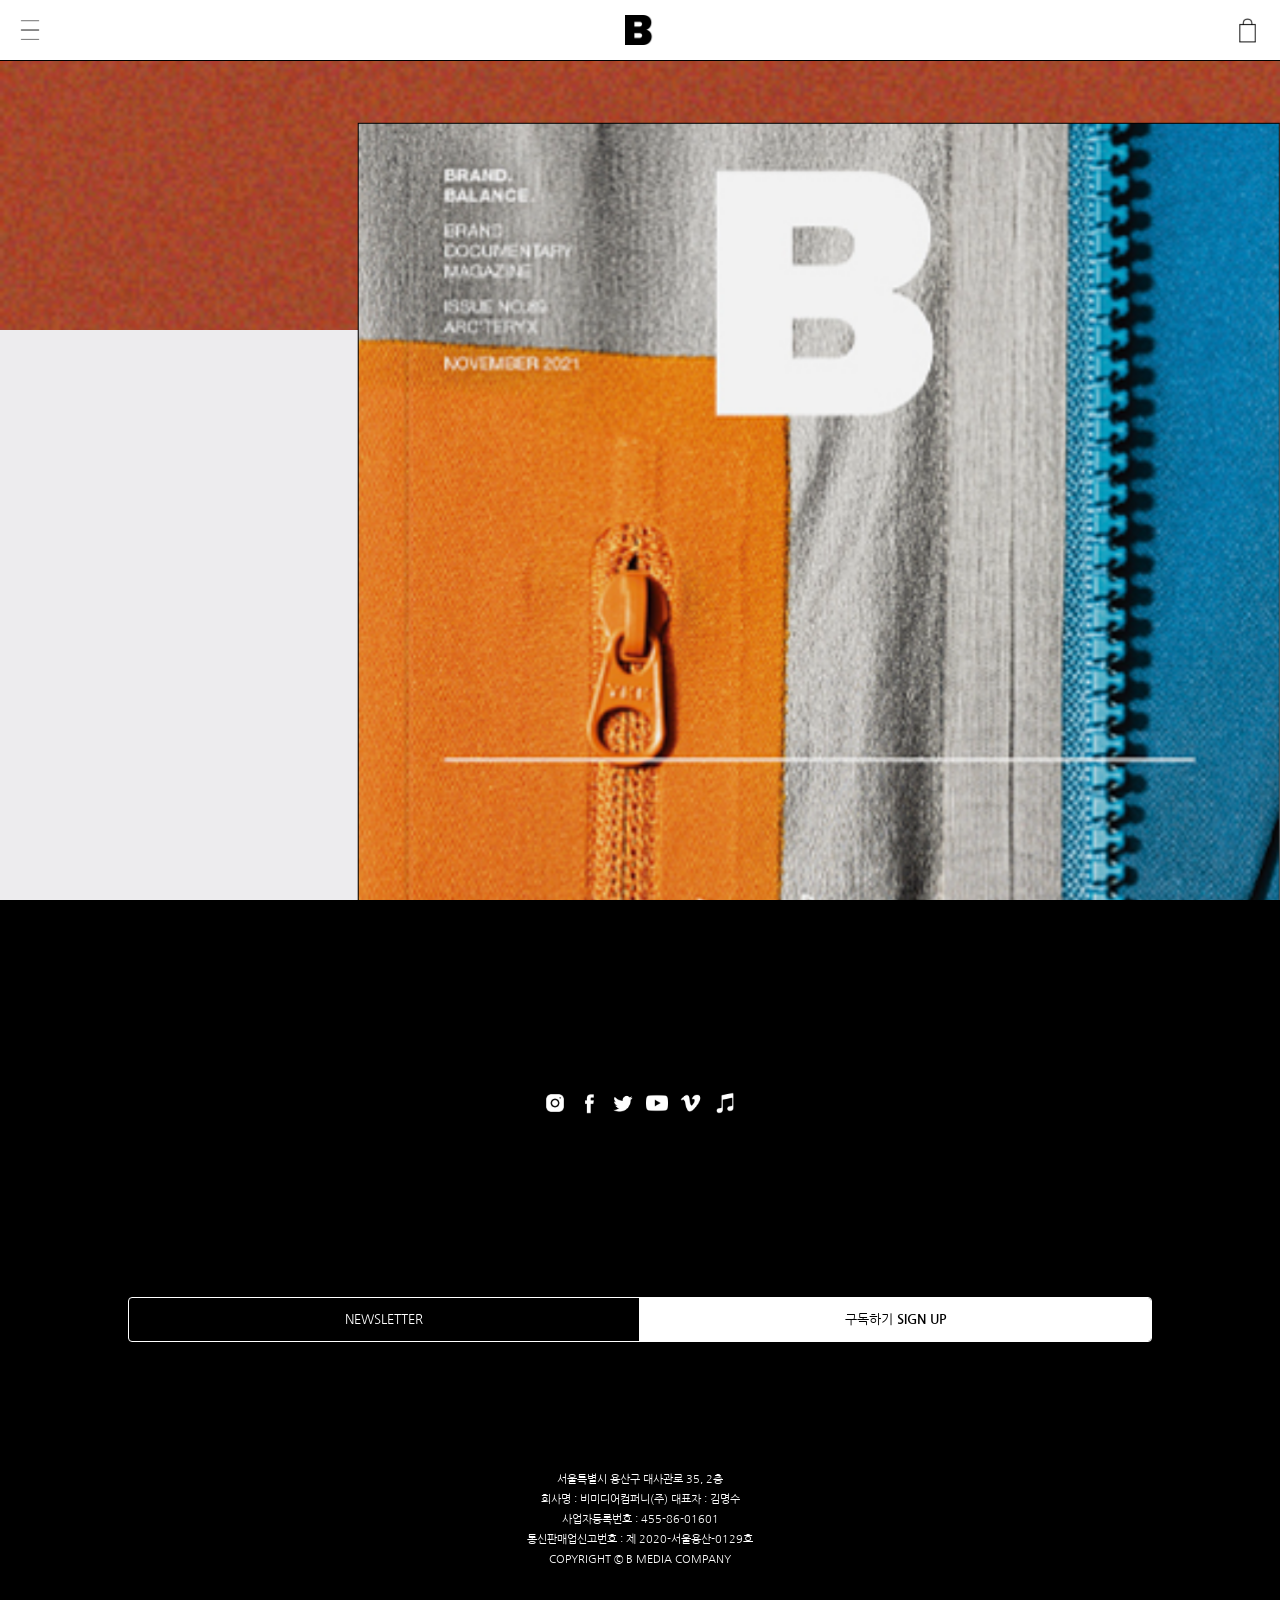
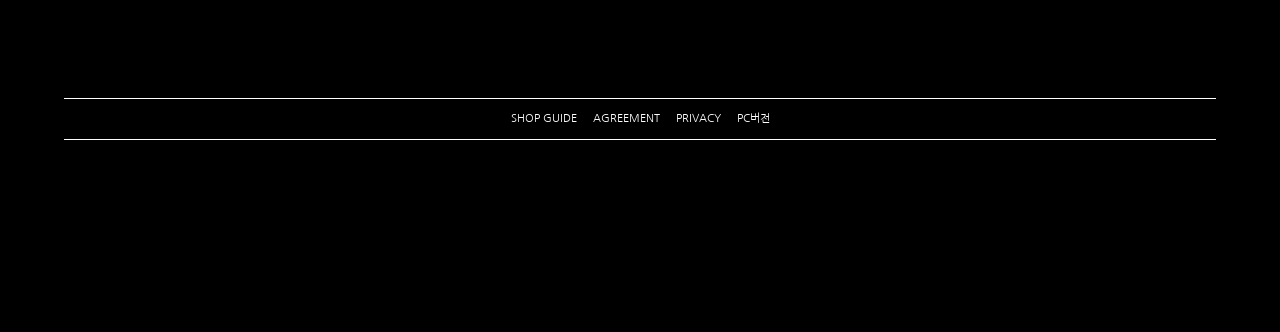
<file: index.html>
﻿<!doctype html>
<html lang="ko">
<head>
<meta charset="utf-8">
<meta name="viewport" content="width=device-width, initial-scale=1, minimum-scale=1, maximum-scale=1, user-scalable=no">
<title>Magazine B</title>
<link href="https://fonts.googleapis.com/icon?family=Material+Icons" rel="stylesheet">
<link rel="shortcut icon" type="image/x-icon" href="image/b_icon.ico">
<link rel="stylesheet" href="css/swiper.css">
<link rel="stylesheet" href="css/swiper.min.css">
<link rel="stylesheet" href="css/index.css">
</head>
<body>
<div id="wrap">

	<header>
		<nav>
			<!--/////// Header ////////-->			
			<div class="nav_top clear"> 
				<div class="top_left">
					<a href="#" class="gnb_btn"><img src="image/m_cate_icon.png" alt="전체메뉴"></a>					
				</div>
				<h2><a href="index.html"><img src="image/m_main_logo.png" alt="메인로고"></a></h2>
				<div class="top_right">
					<a href="#"><img src="image/m_cart_icon.png" alt="장바구니"></a>
				</div>
			</div>

			<!--/////// 전체메뉴 클릭시 나오는 메뉴 ////////-->
			<div class="gnb">
				<div class="gnb_top">
					<div class="close"><a href="#"><img src="image/close_black.png" alt="close"></a></div>
					<div class="search_bar">
						<input type="text" placeholder="검색어" name="search">
						<button><img src="image/search_black.png" alt="search"></button>
					</div>
				</div>
				<ul class="gnb_list">
					<li><a href="#none">ABOUT B</a>
						<ul>
							<li><span></span><a href="about_us.html">ABOUT US</a></li>
							<li><span></span><a href="our_story.html">OUR STORY</a></li>
							<li><span></span><a href="stockists.html">STOCKISTS</a></li>
							<li><span></span><a href="contact.html">CONTACT</a></li>
						</ul>
					</li>
					<li><a href="archive.html">ARCHIVE</a></li>
					<li><a href="story.html">STORY</a></li>
					<li><a href="shop.html">SHOP</a></li>
					<li><a href="newsletter.html">NEWSLETTER</a></li>
				</ul>
				<div class="gnb_bottom">
					<div class="gnb_bottom_left">
						<ul>
							<li><a href="#none" class="lactive">KOR</a></li>
							<li><a href="#none">ENG</a></li> 
						</ul>
					</div>
					<ul class="gnb_bottom_right">
						<li><a href="#none">로그인/회원가입</a></li>
						<li><a href="#none">주문조회</a></li>
						<li><a href="#none">장바구니</a></li>     
					</ul>
				</div>
			</div>	
		</nav>		
	</header>

	<section>
		<div class="gallery1">

				<div class="swiper-wrapper">
						<div class="swiper-slide"><img src="image/sb_1.png" alt=""></div>
						<div class="swiper-slide"><img src="image/sb_2.png" alt=""></div>
						<div class="swiper-slide"><img src="image/sb_3.png" alt=""></div>
						<div class="swiper-slide"><img src="image/sb_4.png" alt=""></div>
						<div class="swiper-slide"><img src="image/sb_5.png" alt=""></div>
				</div>

		</div> 

		<div class="gallery2">

			<div class="swiper-wrapper">
				<div class="swiper-slide">
					<img src="image/1.png" alt="">
					<ul class="swiper_text">
						<li>MAGAZINE B / ISSUE NO.89</li>
						<li>ARC'TERYX</li>
						<li class="st_btn"><a href="#none">구매하기</a></li>
						<li class="ss1_line ss_line"></li>
					</ul>
				</div>
				<div class="swiper-slide">
					<img src="image/2.png" alt="">
					<ul class="swiper_text">
						<li>MAGAZINE B 2011-2021</li>
						<li>DOCUMENTED</li>
						<li class="st_btn"><a href="#none">구매하기</a></li>
						<li class="ss2_line ss_line"></li>
					</ul>
				</div>
				<div class="swiper-slide ss3">
					<img src="image/3.png" alt="">
					<ul class="swiper_text">
						<li>MAGAZINE B</li>
						<li>THE SHOP</li>
						<li class="st_btn"><a href="#none">구매하기</a></li>
						<li class="ss3_line ss_line"></li>
					</ul>
				</div>
				<div class="swiper-slide ss4">
					<img src="image/4.png" alt="">
					<ul class="swiper_text">
						<li>MAGAZINE B / ISSUE NO.88</li>
						<li>COPENHAGEN</li>
						<li class="st_btn"><a href="#none">구매하기</a></li>
						<li class="ss4_line ss_line"></li>
					</ul>
				</div>
				<div class="swiper-slide ss5">
					<img src="image/5.png" alt="">
					<ul class="swiper_text">
						<li>MAGAZINE B / NEWSLETTER</li>
						<li>SPREAD BY B</li>
						<li class="st_btn"><a href="newsletter.html">구독하기</a></li>
						<li class="ss5_line ss_line"></li>
					</ul>
				</div>
			</div>

			<div class="nav2"></div>

		</div> 
	</section>

	<footer>
		
		<div class="foot_follow">
			<ul>
				<li class="f1"><a href="https://www.instagram.com/magazine.b/" target="_blank" class="indent">instagram</a></li>
				<li class="f2"><a href="https://www.facebook.com/Brand.Magazine.B/" target="_blank" class="indent">facebook</a></li>
				<li class="f3"><a href="https://twitter.com/magazine_b" target="_blank" class="indent">twitter</a></li>
				<li class="f4"><a href="https://www.youtube.com/user/MagazineB" target="_blank" class="indent">youtube</a></li>
				<li class="f5"><a href="https://vimeo.com/magazineb" target="_blank" class="indent">vimeo</a></li>
				<li class="f6"><a href="https://itunes.apple.com/kr/curator/magazine-b/id1256176657" target="_blank" class="indent">itunes</a></li>
			</ul>
		</div>
		<ul class="foot_newsletter">
			<li>NEWSLETTER</li>
			<li><a href="newsletter.html">구독하기 <strong>SIGN UP</strong></a></li>
		</ul>
		<div class="footCopy">
			<p>
				서울특별시 용산구 대사관로 35, 2층<br>
				회사명 : 비미디어컴퍼니(주)  대표자 : 김명수<br>
				사업자등록번호 : 455-86-01601<br>
				통신판매업신고번호 : 제 2020-서울용산-0129호<br>
				COPYRIGHT &copy; B MEDIA COMPANY<br>
			</p>
		</div>
		<div class="footMenu">
			<ul class="clear">
				<li><a href="#none">SHOP GUIDE</a></li>
				<li><a href="#none">AGREEMENT</a></li>
				<li><a href="#none">PRIVACY</a></li>
				<li><a href="https://magazine-b.co.kr/">PC버전</a></li>
			</ul>
		</div>
	</footer>
	
</div>

<!-- Script Source -->
<script src="js/jquery-3.6.0.min.js"></script>
<script src="js/jquery-ui-1.10.4.custom.min.js"></script>
<script src="js/index.js"></script>

<script src="js/swiper.js"></script>
<script src="js/swiper.min.js"></script>
<script>
	$(function () {

	var mySwiper1 = new Swiper ('.gallery1', {
		loop: true, //순환유무
		autoplay: 6000, //자동진행
		effect: 'fade', // 'slide' or 'fade' or 'cube' or 'coverflow' or 'flip'
	});

	var mySwiper2 = new Swiper ('.gallery2', {
		loop: true, //순환유무
		pagination: '.nav2',
		paginationClickable: true,
		paginationBulletRender: function (swiper, index, className) {
			return '<span class="' + className + '">' + (index + 1) + '</span>';
		},
		grabCursor: true, //커서 손모양
		autoplay: 6000, //자동진행
		effect: 'cube', // 'slide' or 'fade' or 'cube' or 'coverflow' or 'flip'
	});

	mySwiper1.params.control = mySwiper2;
	mySwiper2.params.control = mySwiper1;

	});
</script>

</body>
</html>
</file>
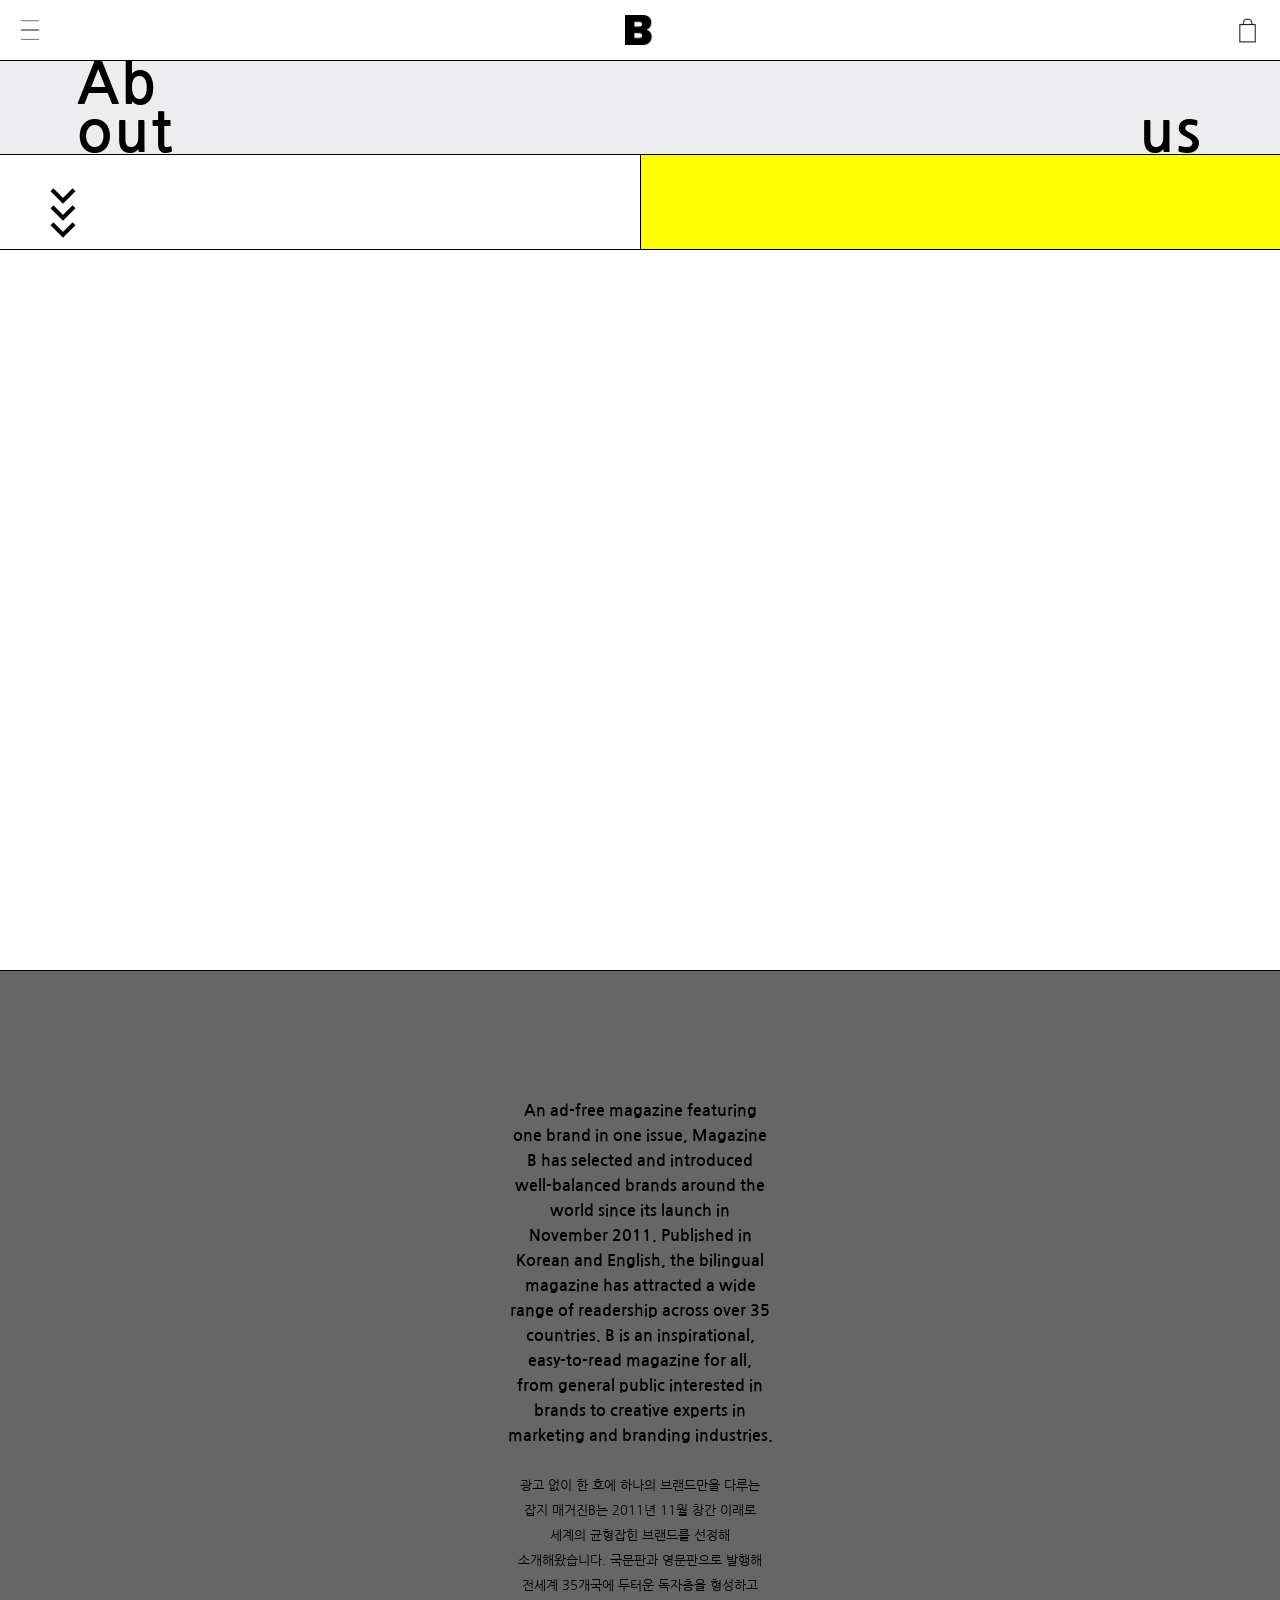
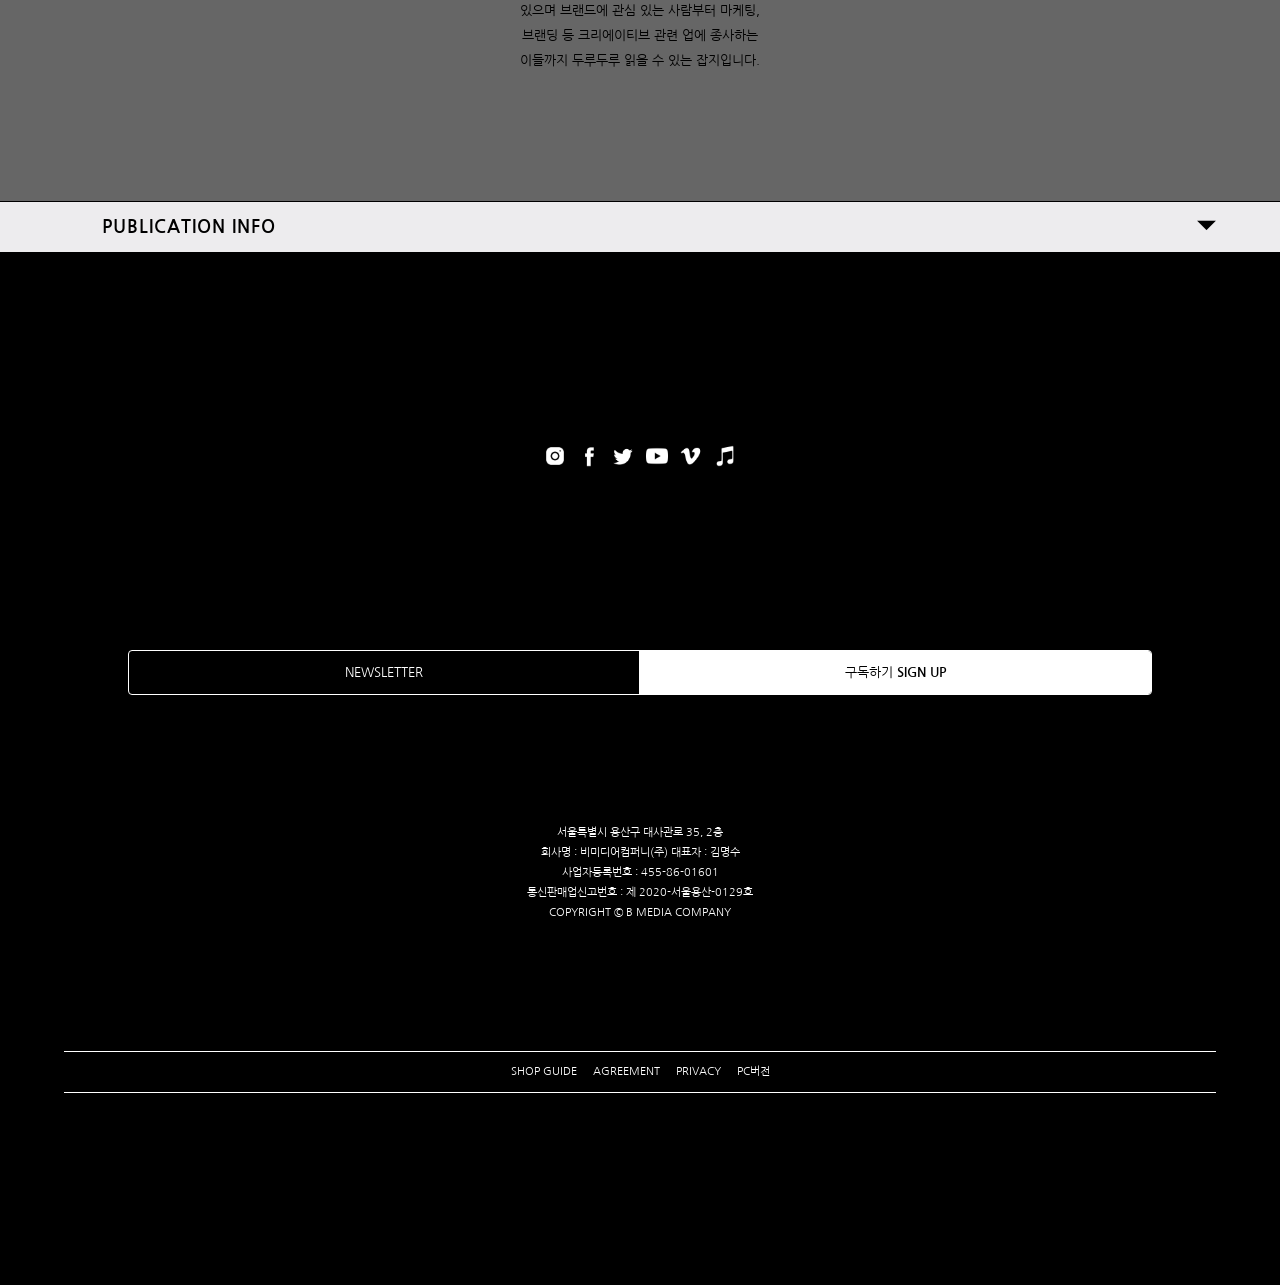
<file: about_us.html>
﻿<!doctype html>
<html lang="ko">
<head>
<meta charset="utf-8">
<meta name="viewport" content="width=device-width, initial-scale=1, minimum-scale=1, maximum-scale=1, user-scalable=no">
<title>About us - Magazine B</title>
<link href="https://fonts.googleapis.com/icon?family=Material+Icons" rel="stylesheet">
<link rel="shortcut icon" type="image/x-icon" href="image/b_icon.ico">
<link rel="stylesheet" href="css/swiper.css">
<link rel="stylesheet" href="css/swiper.min.css">
<link rel="stylesheet" href="css/sub.css">
</head>
<body>
<div id="wrap">

	<header>
		<nav>
			<!--/////// Header ////////-->			
			<div class="nav_top clear"> 
				<div class="top_left">
					<a href="#" class="gnb_btn"><img src="image/m_cate_icon.png" alt="전체메뉴"></a>					
				</div>
				<h2><a href="index.html"><img src="image/m_main_logo.png" alt="메인로고"></a></h2>
				<div class="top_right">
					<a href="#"><img src="image/m_cart_icon.png" alt="장바구니"></a>
				</div>
			</div>

			<!--/////// 전체메뉴 클릭시 나오는 메뉴 ////////-->
			<div class="gnb">
				<div class="gnb_top">
					<div class="close"><a href="#"><img src="image/close_black.png" alt="close"></a></div>
					<div class="search_bar">
						<input type="text" placeholder="검색어" name="search">
						<button><img src="image/search_black.png" alt="search"></button>
					</div>
				</div>
				<ul class="gnb_list">
					<li><a href="#none">ABOUT B</a>
						<ul>
							<li><span></span><a href="about_us.html">ABOUT US</a></li>
							<li><span></span><a href="our_story.html">OUR STORY</a></li>
							<li><span></span><a href="stockists.html">STOCKISTS</a></li>
							<li><span></span><a href="contact.html">CONTACT</a></li>
						</ul>
					</li>
					<li><a href="archive.html">ARCHIVE</a></li>
					<li><a href="story.html">STORY</a></li>
					<li><a href="shop.html">SHOP</a></li>
					<li><a href="newsletter.html">NEWSLETTER</a></li>
				</ul>
				<div class="gnb_bottom">
					<div class="gnb_bottom_left">
						<ul>
							<li><a href="#none" class="lactive">KOR</a></li>
							<li><a href="#none">ENG</a></li> 
						</ul>
					</div>
					<ul class="gnb_bottom_right">
						<li><a href="#none">로그인/회원가입</a></li>
						<li><a href="#none">주문조회</a></li>
						<li><a href="#none">장바구니</a></li>     
					</ul>
				</div>
			</div>	
		</nav>		
	</header>

	<section>
        <div class="sub_title au_title">
			<h3>Ab</h3>
			<h3>out</h3>
			<h3>us</h3>
        </div>
        <div class="au_box">
            <div class="au_box_l">
                <div class="arrows_down" >
                    <span class="material-icons arrow1">keyboard_arrow_down</span>
                    <span class="material-icons arrow2">keyboard_arrow_down</span>
                    <span class="material-icons arrow3">keyboard_arrow_down</span>
                </div>
            </div>
            <div class="au_box_r"></div>
        </div>
		<div class="videowrapper">
			<iframe loading="lazy" title="vimeo-player" src="https://player.vimeo.com/video/348030810?autoplay=1&amp;loop=1&amp;color=ffffff&amp;title=0&amp;byline=0&amp;portrait=0" width="640" height="360" frameborder="0" allow="autoplay" allowfullscreen></iframe>
        </div>
		<div class="au_text">
			<p class="au_text_en">
				An ad-free magazine featuring<br>
				one brand in one issue, Magazine<br>
				B has selected and introduced<br>
				well-balanced brands around the<br>
				world since its launch in<br>
				November 2011. Published in<br>
				Korean and English, the bilingual<br>
				magazine has attracted a wide<br>
				range of readership across over 35<br>
				countries. B is an inspirational,<br>
				easy-to-read magazine for all,<br>
				from general public interested in<br>
				brands to creative experts in<br>
				marketing and branding industries.<br>
			</p>
            <br>
			<p class="au_text_ko">
				광고 없이 한 호에 하나의 브랜드만을 다루는<br>
				잡지 매거진B는 2011년 11월 창간 이래로<br>
				세계의 균형잡힌 브랜드를 선정해<br>
				소개해왔습니다. 국문판과 영문판으로 발행해<br>
				전세계 35개국에 두터운 독자층을 형성하고<br>
				있으며 브랜드에 관심 있는 사람부터 마케팅,<br>
				브랜딩 등 크리에이티브 관련 업에 종사하는<br>
				이들까지 두루두루 읽을 수 있는 잡지입니다.<br>
			</p>
        </div>
		<dl class="au_info">
			<dt>PUBLICATION INFO <span class="material-icons drop">arrow_drop_down</span></dt>
				<dd>
					<p>
						<span class="au_name">창간일</span>2011.11.03<br>
						<span class="au_name">발간주기</span>연 5회<br>
						<span class="au_name">판형</span>170 × 240mm<br>
						<span class="au_name">페이지</span>130 - 170 Pages<br>
						<span class="au_name">발행부수</span>월 20,000부<br>
						<span class="au_name">언어</span>국문판,영문판<br>
						<span class="au_name">가격</span>국문판 18,000원 / 영문판 19,000원<br>
						<span class="au_name">출판</span>JOH
				</p>
				</dd>
		</dl>
	</section>

	<footer>
		
		<div class="foot_follow">
			<ul>
				<li class="f1"><a href="https://www.instagram.com/magazine.b/" target="_blank" class="indent">instagram</a></li>
				<li class="f2"><a href="https://www.facebook.com/Brand.Magazine.B/" target="_blank" class="indent">facebook</a></li>
				<li class="f3"><a href="https://twitter.com/magazine_b" target="_blank" class="indent">twitter</a></li>
				<li class="f4"><a href="https://www.youtube.com/user/MagazineB" target="_blank" class="indent">youtube</a></li>
				<li class="f5"><a href="https://vimeo.com/magazineb" target="_blank" class="indent">vimeo</a></li>
				<li class="f6"><a href="https://itunes.apple.com/kr/curator/magazine-b/id1256176657" target="_blank" class="indent">itunes</a></li>
			</ul>
		</div>
		<ul class="foot_newsletter">
			<li>NEWSLETTER</li>
			<li><a href="newsletter.html">구독하기 <strong>SIGN UP</strong></a></li>
		</ul>
		<div class="footCopy">
			<p>
				서울특별시 용산구 대사관로 35, 2층<br>
				회사명 : 비미디어컴퍼니(주)  대표자 : 김명수<br>
				사업자등록번호 : 455-86-01601<br>
				통신판매업신고번호 : 제 2020-서울용산-0129호<br>
				COPYRIGHT &copy; B MEDIA COMPANY<br>
			</p>
		</div>
		<div class="footMenu">
			<ul class="clear">
				<li><a href="#none">SHOP GUIDE</a></li>
				<li><a href="#none">AGREEMENT</a></li>
				<li><a href="#none">PRIVACY</a></li>
				<li><a href="https://magazine-b.co.kr/">PC버전</a></li>
			</ul>
		</div>
	</footer>
	
</div>

<!-- Script Source -->
<script src="js/jquery-3.6.0.min.js"></script>
<script src="js/jquery-ui-1.10.4.custom.min.js"></script>
<script src="js/index.js"></script>

<script src="js/swiper.js"></script>
<script src="js/swiper.min.js"></script>

</body>
</html>
</file>
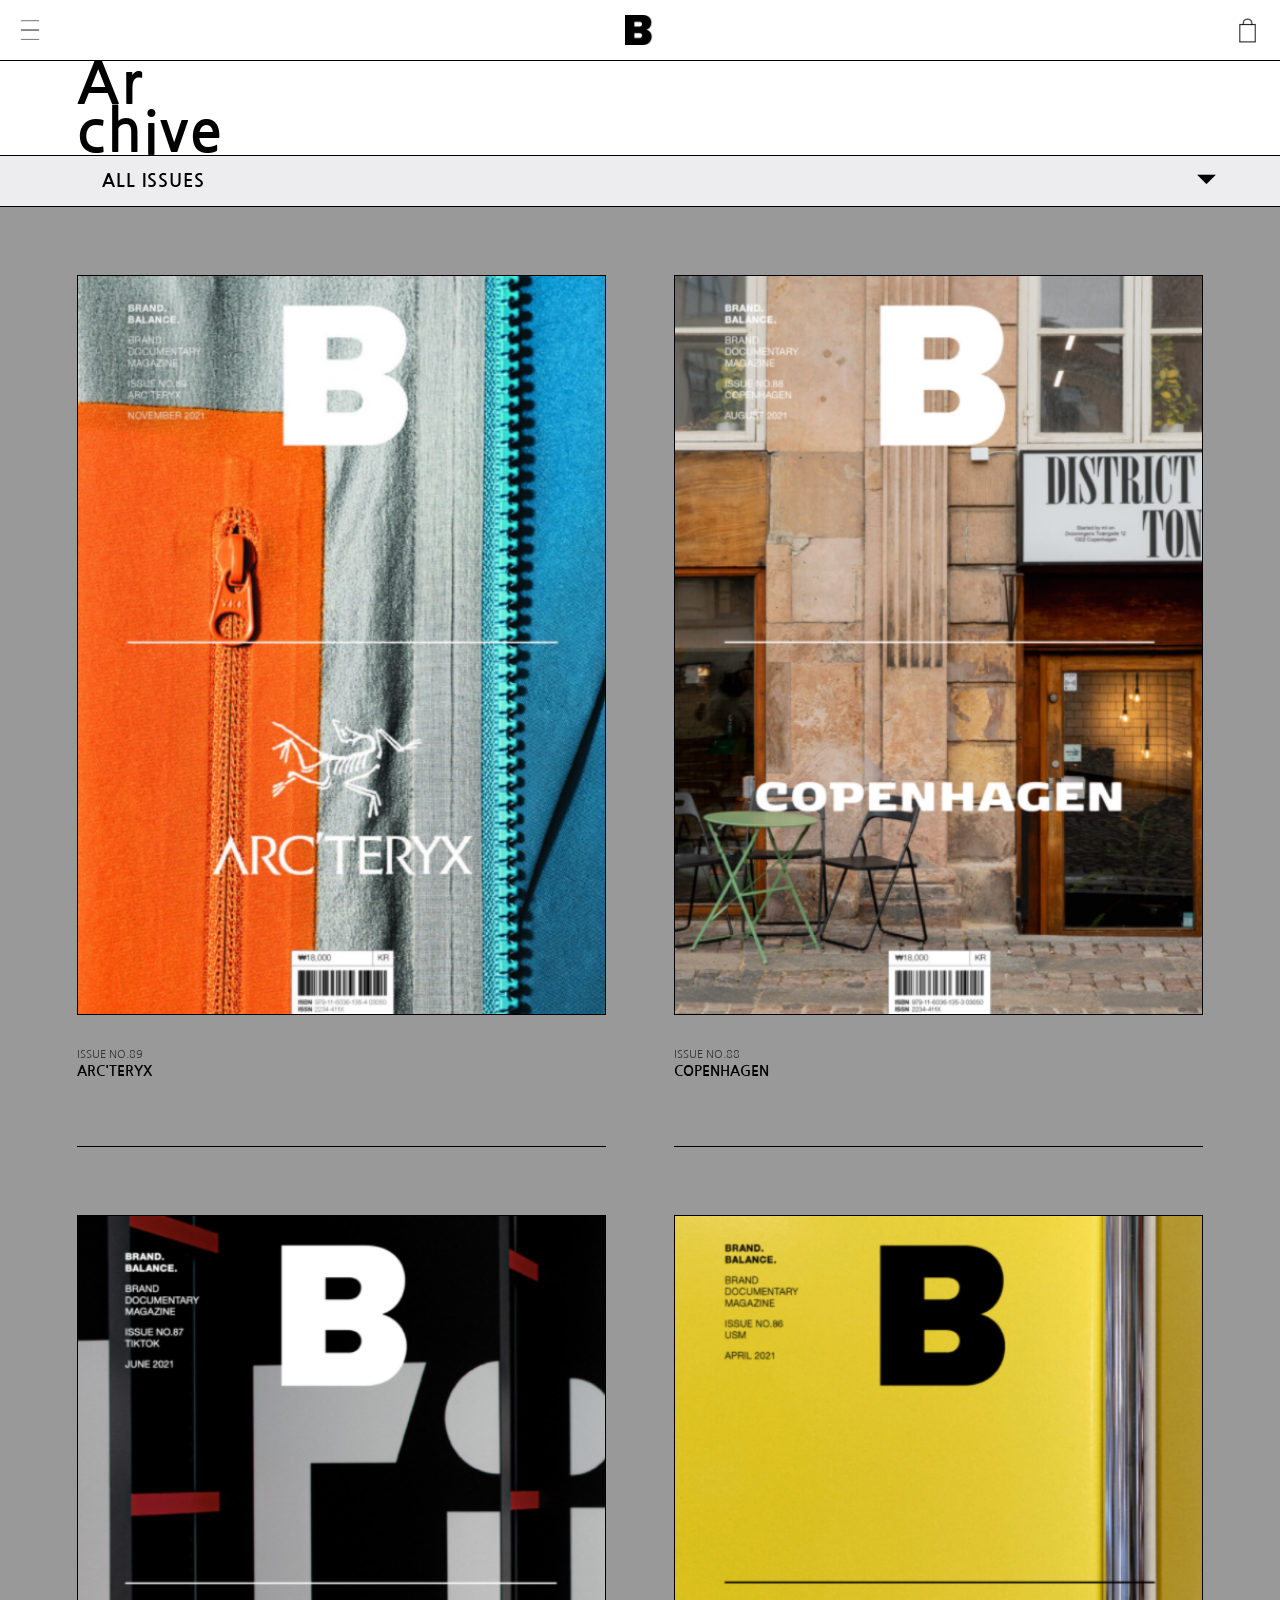
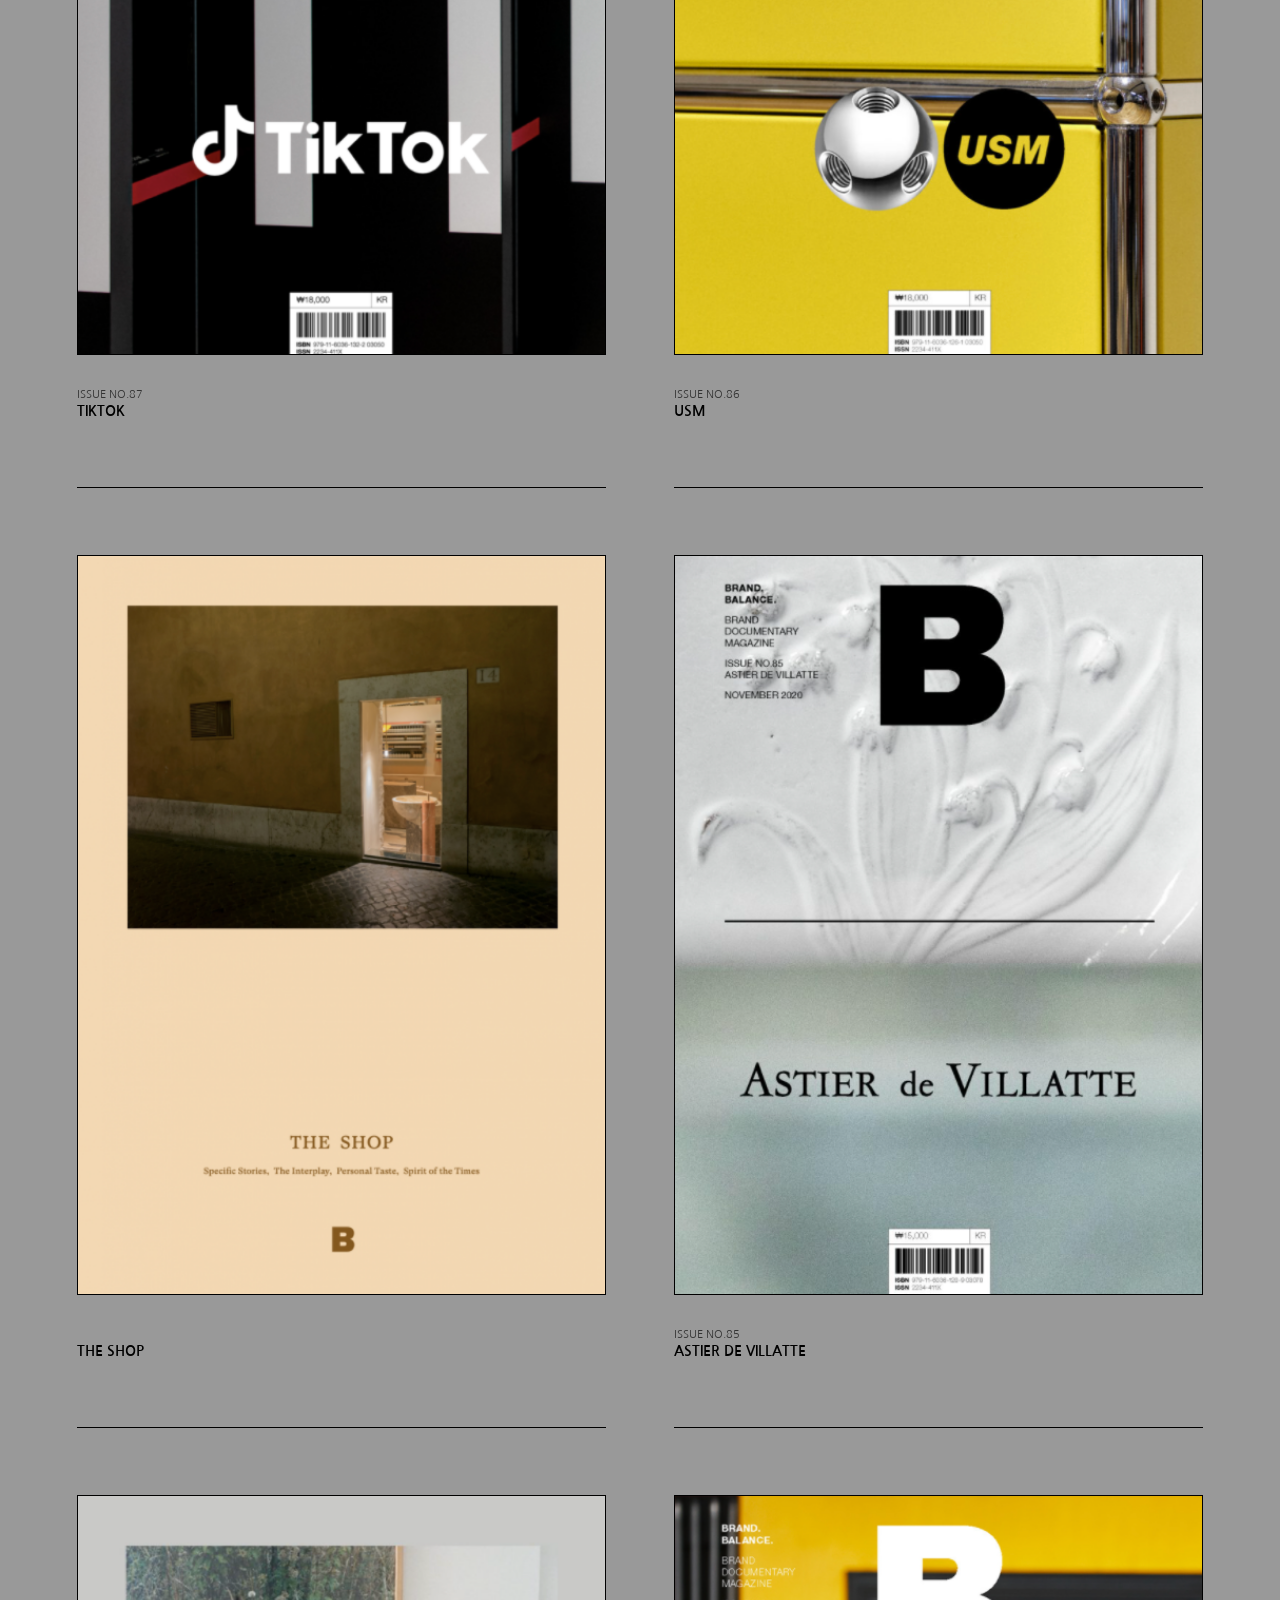
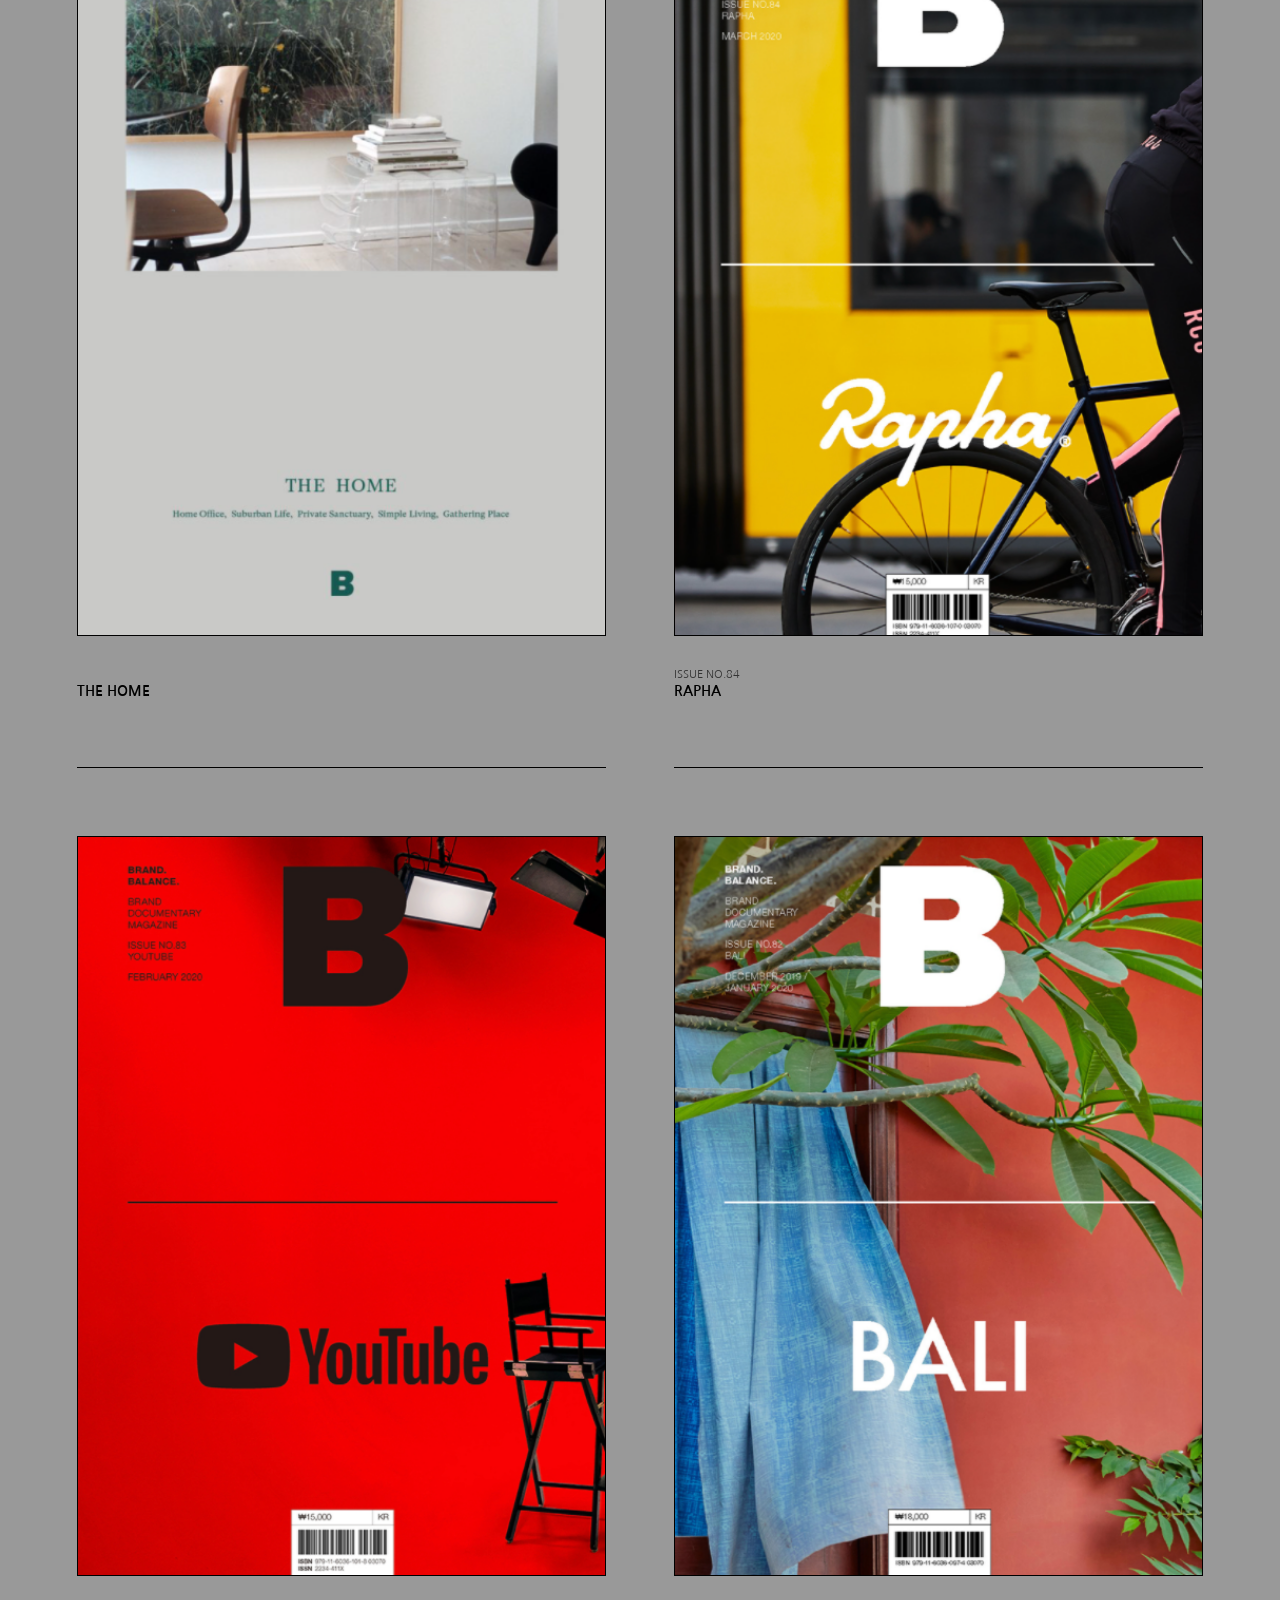
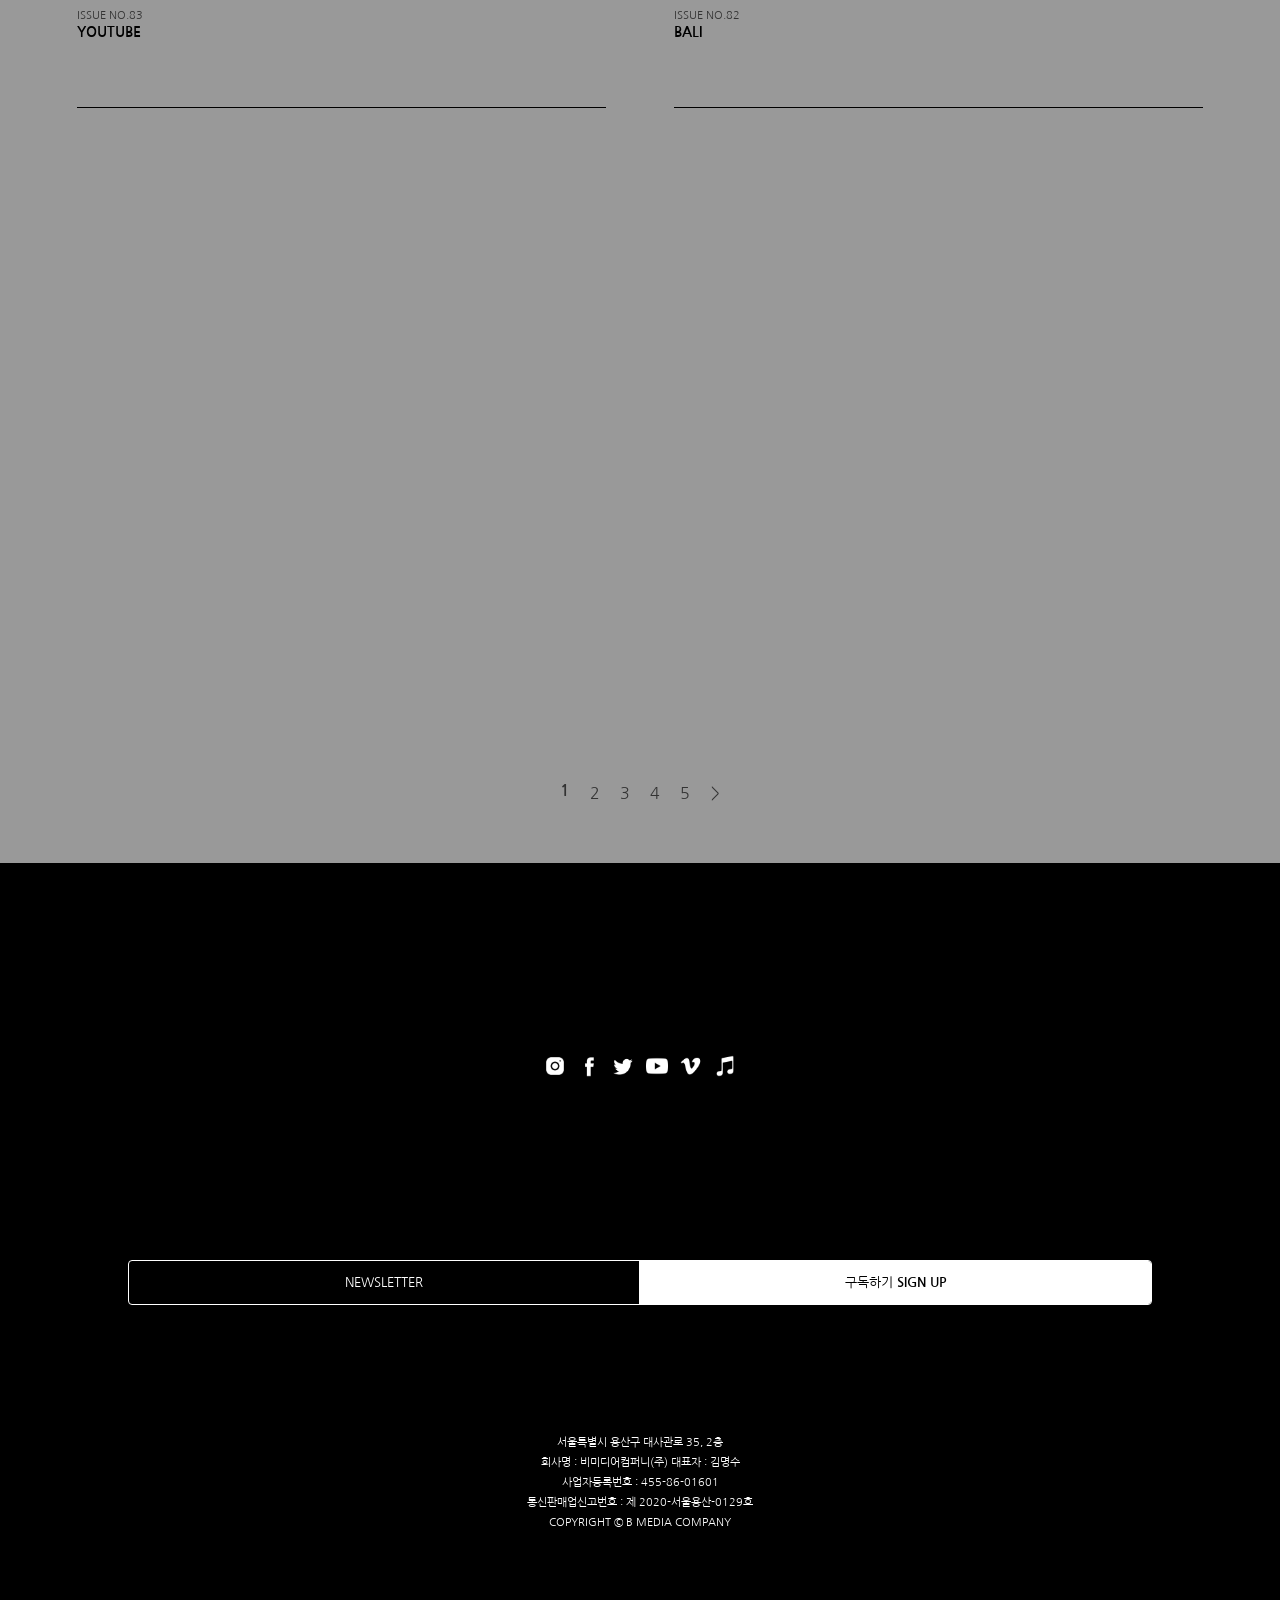
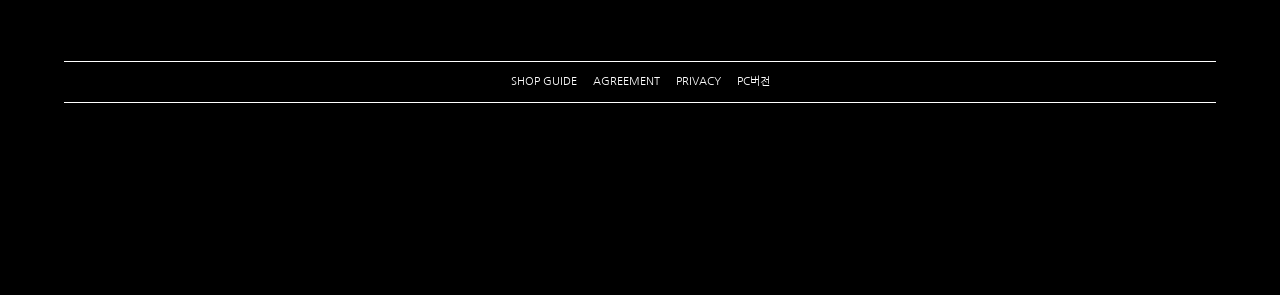
<file: archive.html>
﻿<!doctype html>
<html lang="ko">
<head>
<meta charset="utf-8">
<meta name="viewport" content="width=device-width, initial-scale=1, minimum-scale=1, maximum-scale=1, user-scalable=no">
<title>Archive - Magazine B</title>
<link href="https://fonts.googleapis.com/icon?family=Material+Icons" rel="stylesheet">
<link rel="shortcut icon" type="image/x-icon" href="image/b_icon.ico">
<link rel="stylesheet" href="css/swiper.css">
<link rel="stylesheet" href="css/swiper.min.css">
<link rel="stylesheet" href="css/sub.css">
</head>
<body>
<div id="wrap">
	<header>
		<nav>
			<!--/////// Header ////////-->			
			<div class="nav_top clear"> 
				<div class="top_left">
					<a href="#" class="gnb_btn"><img src="image/m_cate_icon.png" alt="전체메뉴"></a>					
				</div>
				<h2><a href="index.html"><img src="image/m_main_logo.png" alt="메인로고"></a></h2>
				<div class="top_right">
					<a href="#"><img src="image/m_cart_icon.png" alt="장바구니"></a>
				</div>
			</div>

			<!--/////// 전체메뉴 클릭시 나오는 메뉴 ////////-->
			<div class="gnb">
				<div class="gnb_top">
					<div class="close"><a href="#"><img src="image/close_black.png" alt="close"></a></div>
					<div class="search_bar">
						<input type="text" placeholder="검색어" name="search">
						<button><img src="image/search_black.png" alt="search"></button>
					</div>
				</div>
				<ul class="gnb_list">
					<li><a href="#none">ABOUT B</a>
						<ul>
							<li><span></span><a href="about_us.html">ABOUT US</a></li>
							<li><span></span><a href="our_story.html">OUR STORY</a></li>
							<li><span></span><a href="stockists.html">STOCKISTS</a></li>
							<li><span></span><a href="contact.html">CONTACT</a></li>
						</ul>
					</li>
					<li><a href="archive.html">ARCHIVE</a></li>
					<li><a href="story.html">STORY</a></li>
					<li><a href="shop.html">SHOP</a></li>
					<li><a href="newsletter.html">NEWSLETTER</a></li>
				</ul>
				<div class="gnb_bottom">
					<div class="gnb_bottom_left">
						<ul>
							<li><a href="#none" class="lactive">KOR</a></li>
							<li><a href="#none">ENG</a></li> 
						</ul>
					</div>
					<ul class="gnb_bottom_right">
						<li><a href="#none">로그인/회원가입</a></li>
						<li><a href="#none">주문조회</a></li>
						<li><a href="#none">장바구니</a></li>     
					</ul>
				</div>
			</div>	
		</nav>		
	</header>

	<section>
        <div class="sub_title ac_title">
			<h3>Ar</h3>
            <h3>chive</h3>
        </div>
        <div class="ac">
			<dl class="ac_menu">
                <dt>ALL ISSUES<span class="material-icons drop">arrow_drop_down</span></dt>
                <dd>
                    <ul>
                        <li><a href="arcteryx.html" target="_blank">NO. 89 ARC'TERYX</a></li>
                        <li><a href="copenhagen.html">NO. 88 COPENHAGEN</a></li>
                        <li><a href="tiktok.html">NO. 87 TIKTOK</a></li>
                        <li><a href="usm.html">NO. 86 USM</a></li>
                        <li><a href="the_shop.html">THE SHOP</a></li>
                        <li><a href="villatte.html">NO. 85 ASTIER DE VILLATTE</a></li>
                        <li><a href="the_home.html">THE HOME</a></li>
                        <li><a href="rapha.html">NO. 84 RAPHA</a></li>
                        <li><a href="youtube.html">NO. 83 YOUTUBE</a></li>
                        <li><a href="bali.html">NO. 82 BALI</a></li>

                        <li><a href="#none">NO. 81 SOHO HOUSE</a></li>
                        <li><a href="#none">NO. 80 MONTBLANC</a></li>
                        <li><a href="#none">NO. 79 MINI</a></li>
                        <li><a href="#none">NO. 78 A.P.C.</a></li>
                        <li><a href="#none">NO. 77 G-SHOCK</a></li>
                        <li><a href="#none">NO. 75 LULULEMON</a></li>
                        <li><a href="#none">NO. 76 BLUE BOTTLE COFFEE</a></li>
                        <li><a href="#none">NO. 50 SEOUL 2ND EDITION</a></li>
                        <li><a href="#none">NO. 74 BANGKOK</a></li>
                        <li><a href="#none">NO. 72 HAY</a></li>

                        <li><a href="#none">NO. 73 CHANEL</a></li>
                        <li><a href="#none">NO. 71 DJI</a></li>
                        <li><a href="#none">NO. 70 PORSCHE</a></li>
                        <li><a href="#none">NO. 69 MAISON KITSUNE</a></li>
                        <li><a href="#none">NO. 68 INSTAGRAM</a></li>
                        <li><a href="#none">NO. 67 KYOTO</a></li>
                        <li><a href="#none">NO. 66 HOSHINOYA</a></li>
                        <li><a href="#none">NO. 65 LE LABO</a></li>
                        <li><a href="#none">NO. 64 MOSCOT</a></li>
                        <li><a href="#none">NO. 63 IKEA</a></li>

                        <li><a href="#none">NO. 61 ACNE STUDIOS</a></li>
                        <li><a href="#none">NO. 60 MONOCLE</a></li>
                        <li><a href="#none">NO. 62 MOLESKINE</a></li>
                        <li><a href="#none">NO. 59 DANNER</a></li>
                        <li><a href="#none">NO. 58 PORTLAND</a></li>
                        <li><a href="#none">NO. 57 BALMUDA</a></li>
                        <li><a href="#none">NO. 56 MICHELIN GUIDE</a></li>
                        <li><a href="#none">NO. 55 APPLE MUSIC</a></li>
                        <li><a href="#none">NO. 54 MAISON MARGIELA</a></li>
                        <li><a href="#none">NO. 53 MUJI</a></li>

                        <li><a href="#none">NO. 52 WEWORK</a></li>
                        <li><a href="#none">NO. 51 MR.PORTER</a></li>
                        <li><a href="#none">NO. 50 SEOUL</a></li>
                        <li><a href="#none">NO. 49 NETFLIX</a></li>
                        <li><a href="#none">NO. 48 AIRBNB</a></li>
                        <li><a href="#none">NO. 47 HAAGEN-DAZS</a></li>
                        <li><a href="#none">NO. 46 PANTONE</a></li>
                        <li><a href="#none">NO. 45 L'OCCITANE</a></li>
                        <li><a href="#none">NO. 44 VANS</a></li>
                        <li><a href="#none">NO. 43 BERLIN</a></li>
                    </ul>
                </dd>			
            </dl>

            <div id="ac_tabmenu">
                <!--탭메뉴 클릭시 바뀌는 하단내용-->
                <ul class="ac_panel">
                    <li id="ac_tab1">
                        <ul>
                            <li>
                                <a href="#none">
                                    <img src="image/ac_01.png" alt="archive">
                                    <div class="ac_text">
                                        <h3>ISSUE NO.89</h3>
                                        <h4>ARC'TERYX</h4>
                                    </div>
                                </a>
                            </li>
                            <li>
                                <a href="#none">
                                    <img src="image/ac_02.png" alt="archive">
                                    <div class="ac_text">
                                        <h3>ISSUE NO.88</h3>
                                        <h4>COPENHAGEN</h4>
                                    </div>
                                </a>
                            </li>
                            <li>
                                <a href="#none">
                                    <img src="image/ac_03.png" alt="archive">
                                    <div class="ac_text">
                                        <h3>ISSUE NO.87</h3>
                                        <h4>TIKTOK</h4>
                                    </div>
                                </a>
                            </li>
                            <li>
                                <a href="#none">
                                    <img src="image/ac_04.png" alt="archive">
                                    <div class="ac_text">
                                        <h3>ISSUE NO.86</h3>
                                        <h4>USM</h4>
                                    </div>
                                </a>
                            </li>
                            <li>
                                <a href="#none">
                                    <img src="image/ac_05.png" alt="archive">
                                    <div class="ac_text">
                                        <h3 class="indent">none</h3>
                                        <h4>THE SHOP</h4>
                                    </div>
                                </a>
                            </li>
                            <li>
                                <a href="#none">
                                    <img src="image/ac_06.png" alt="archive">
                                    <div class="ac_text">
                                        <h3>ISSUE NO.85</h3>
                                        <h4>ASTIER DE VILLATTE</h4>
                                    </div>
                                </a>
                            </li>
                            <li>
                                <a href="#none">
                                    <img src="image/ac_07.png" alt="archive">
                                    <div class="ac_text">
                                        <h3 class="indent">none</h3>
                                        <h4>THE HOME</h4>
                                    </div>
                                </a>
                            </li>
                            <li>
                                <a href="#none">
                                    <img src="image/ac_08.png" alt="archive">
                                    <div class="ac_text">
                                        <h3>ISSUE NO.84</h3>
                                        <h4>RAPHA</h4>
                                    </div>
                                </a>
                            </li>
                            <li>
                                <a href="#none">
                                    <img src="image/ac_09.png" alt="archive">
                                    <div class="ac_text">
                                        <h3>ISSUE NO.83</h3>
                                        <h4>YOUTUBE</h4>
                                    </div>
                                </a>
                            </li>
                            <li>
                                <a href="#none">
                                    <img src="image/ac_10.png" alt="archive">
                                    <div class="ac_text">
                                        <h3>ISSUE NO.82</h3>
                                        <h4>BALI</h4>
                                    </div>
                                </a>
                            </li>
                       </ul>
                    </li>
                    <li id="ac_tab2">  
                        <ul>
                            <li>
                                <a href="#none">
                                    <img src="image/ac_11.png" alt="archive">
                                    <div class="ac_text">
                                        <h3>ISSUE NO.81</h3>
                                        <h4>SOHO HOUSE</h4>
                                    </div>
                                </a>
                            </li>
                            <li>
                                <a href="#none">
                                    <img src="image/ac_12.png" alt="archive">
                                    <div class="ac_text">
                                        <h3>ISSUE NO.80</h3>
                                        <h4>MONTBLANC</h4>
                                    </div>
                                </a>
                            </li>
                            <li>
                                <a href="#none">
                                    <img src="image/ac_13.png" alt="archive">
                                    <div class="ac_text">
                                        <h3>ISSUE NO.79</h3>
                                        <h4>MINI</h4>
                                    </div>
                                </a>
                            </li>
                            <li>
                                <a href="#none">
                                    <img src="image/ac_14.png" alt="archive">
                                    <div class="ac_text">
                                        <h3>ISSUE NO.78</h3>
                                        <h4>A.P.C.</h4>
                                    </div>
                                </a>
                            </li>
                            <li>
                                <a href="#none">
                                    <img src="image/ac_15.png" alt="archive">
                                    <div class="ac_text">
                                        <h3>ISSUE NO.77</h3>
                                        <h4>G-SHOCK</h4>
                                    </div>
                                </a>
                            </li>
                            <li>
                                <a href="#none">
                                    <img src="image/ac_16.png" alt="archive">
                                    <div class="ac_text">
                                        <h3>ISSUE NO.75</h3>
                                        <h4>LULULEMON</h4>
                                    </div>
                                </a>
                            </li>
                            <li>
                                <a href="#none">
                                    <img src="image/ac_17.png" alt="archive">
                                    <div class="ac_text">
                                        <h3>ISSUE NO.76</h3>
                                        <h4>BLUE BOTTLE COFFEE</h4>
                                    </div>
                                </a>
                            </li>
                            <li>
                                <a href="#none">
                                    <img src="image/ac_18.png" alt="archive">
                                    <div class="ac_text">
                                        <h3>ISSUE NO.50</h3>
                                        <h4>SEOUL 2ND EDITION</h4>
                                    </div>
                                </a>
                            </li>
                            <li>
                                <a href="#none">
                                    <img src="image/ac_19.png" alt="archive">
                                    <div class="ac_text">
                                        <h3>ISSUE NO.74</h3>
                                        <h4>BANGKOK</h4>
                                    </div>
                                </a>
                            </li>
                            <li>
                                <a href="#none">
                                    <img src="image/ac_20.png" alt="archive">
                                    <div class="ac_text">
                                        <h3>ISSUE NO.72</h3>
                                        <h4>HAY</h4>
                                    </div>
                                </a>
                            </li>
                        </ul>
                    </li>
                    <li id="ac_tab3">  
                        <ul>
                            <li>
                                <a href="#none">
                                    <img src="image/ac_21.png" alt="archive">
                                    <div class="ac_text">
                                        <h3>ISSUE NO.73</h3>
                                        <h4>CHANEL</h4>
                                    </div>
                                </a>
                            </li>
                            <li>
                                <a href="#none">
                                    <img src="image/ac_22.png" alt="archive">
                                    <div class="ac_text">
                                        <h3>ISSUE NO.71</h3>
                                        <h4>DJI</h4>
                                    </div>
                                </a>
                            </li>
                            <li>
                                <a href="#none">
                                    <img src="image/ac_23.png" alt="archive">
                                    <div class="ac_text">
                                        <h3>ISSUE NO.70</h3>
                                        <h4>PORSCHE</h4>
                                    </div>
                                </a>
                            </li>
                            <li>
                                <a href="#none">
                                    <img src="image/ac_24.png" alt="archive">
                                    <div class="ac_text">
                                        <h3>ISSUE NO.69</h3>
                                        <h4>MAISON KITSUNE</h4>
                                    </div>
                                </a>
                            </li>
                            <li>
                                <a href="#none">
                                    <img src="image/ac_25.png" alt="archive">
                                    <div class="ac_text">
                                        <h3>ISSUE NO.68</h3>
                                        <h4>INSTAGRAM</h4>
                                    </div>
                                </a>
                            </li>
                            <li>
                                <a href="#none">
                                    <img src="image/ac_26.png" alt="archive">
                                    <div class="ac_text">
                                        <h3>ISSUE NO.67</h3>
                                        <h4>KYOTO</h4>
                                    </div>
                                </a>
                            </li>
                            <li>
                                <a href="#none">
                                    <img src="image/ac_27.png" alt="archive">
                                    <div class="ac_text">
                                        <h3>ISSUE NO.66</h3>
                                        <h4>HOSHINOYA</h4>
                                    </div>
                                </a>
                            </li>
                            <li>
                                <a href="#none">
                                    <img src="image/ac_28.png" alt="archive">
                                    <div class="ac_text">
                                        <h3>ISSUE NO.65</h3>
                                        <h4>LE LABO</h4>
                                    </div>
                                </a>
                            </li>
                            <li>
                                <a href="#none">
                                    <img src="image/ac_29.png" alt="archive">
                                    <div class="ac_text">
                                        <h3>ISSUE NO.64</h3>
                                        <h4>MOSCOT</h4>
                                    </div>
                                </a>
                            </li>
                            <li>
                                <a href="#none">
                                    <img src="image/ac_30.png" alt="archive">
                                    <div class="ac_text">
                                        <h3>ISSUE NO.63</h3>
                                        <h4>IKEA</h4>
                                    </div>
                                </a>
                            </li>
                        </ul>
                    </li>
                    <li id="ac_tab4">  
                        <ul>
                            <li>
                                <a href="#none">
                                    <img src="image/ac_31.png" alt="archive">
                                    <div class="ac_text">
                                        <h3>ISSUE NO.61</h3>
                                        <h4>ACNE STUDIOS</h4>
                                    </div>
                                </a>
                            </li>
                            <li>
                                <a href="#none">
                                    <img src="image/ac_32.png" alt="archive">
                                    <div class="ac_text">
                                        <h3>ISSUE NO.60</h3>
                                        <h4>MONOCLE</h4>
                                    </div>
                                </a>
                            </li>
                            <li>
                                <a href="#none">
                                    <img src="image/ac_33.png" alt="archive">
                                    <div class="ac_text">
                                        <h3>ISSUE NO.62</h3>
                                        <h4>MOLESKINE</h4>
                                    </div>
                                </a>
                            </li>
                            <li>
                                <a href="#none">
                                    <img src="image/ac_34.png" alt="archive">
                                    <div class="ac_text">
                                        <h3>ISSUE NO.59</h3>
                                        <h4>DANNER</h4>
                                    </div>
                                </a>
                            </li>
                            <li>
                                <a href="#none">
                                    <img src="image/ac_35.png" alt="archive">
                                    <div class="ac_text">
                                        <h3>ISSUE NO.58</h3>
                                        <h4>PORTLAND</h4>
                                    </div>
                                </a>
                            </li>
                            <li>
                                <a href="#none">
                                    <img src="image/ac_36.png" alt="archive">
                                    <div class="ac_text">
                                        <h3>ISSUE NO.57</h3>
                                        <h4>BALMUDA</h4>
                                    </div>
                                </a>
                            </li>
                            <li>
                                <a href="#none">
                                    <img src="image/ac_37.png" alt="archive">
                                    <div class="ac_text">
                                        <h3>ISSUE NO.56</h3>
                                        <h4>MICHELIN GUIDE</h4>
                                    </div>
                                </a>
                            </li>
                            <li>
                                <a href="#none">
                                    <img src="image/ac_38.png" alt="archive">
                                    <div class="ac_text">
                                        <h3>ISSUE NO.55</h3>
                                        <h4>APPLE MUSIC</h4>
                                    </div>
                                </a>
                            </li>
                            <li>
                                <a href="#none">
                                    <img src="image/ac_39.png" alt="archive">
                                    <div class="ac_text">
                                        <h3>ISSUE NO.54</h3>
                                        <h4>MAISON MARGIELA</h4>
                                    </div>
                                </a>
                            </li>
                            <li>
                                <a href="#none">
                                    <img src="image/ac_40.png" alt="archive">
                                    <div class="ac_text">
                                        <h3>ISSUE NO.53</h3>
                                        <h4>MUJI</h4>
                                    </div>
                                </a>
                            </li>
                        </ul>
                    </li>
                    <li id="ac_tab5">  
                        <ul>
                            <li>
                                <a href="#none">
                                    <img src="image/ac_41.png" alt="archive">
                                    <div class="ac_text">
                                        <h3>ISSUE NO.52</h3>
                                        <h4>WEWORK</h4>
                                    </div>
                                </a>
                            </li>
                            <li>
                                <a href="#none">
                                    <img src="image/ac_42.png" alt="archive">
                                    <div class="ac_text">
                                        <h3>ISSUE NO.51</h3>
                                        <h4>MR.PORTER</h4>
                                    </div>
                                </a>
                            </li>
                            <li>
                                <a href="#none">
                                    <img src="image/ac_43.png" alt="archive">
                                    <div class="ac_text">
                                        <h3>ISSUE NO.50</h3>
                                        <h4>SEOUL</h4>
                                    </div>
                                </a>
                            </li>
                            <li>
                                <a href="#none">
                                    <img src="image/ac_44.png" alt="archive">
                                    <div class="ac_text">
                                        <h3>ISSUE NO.49</h3>
                                        <h4>NETFLIX</h4>
                                    </div>
                                </a>
                            </li>
                            <li>
                                <a href="#none">
                                    <img src="image/ac_45.png" alt="archive">
                                    <div class="ac_text">
                                        <h3>ISSUE NO.48</h3>
                                        <h4>AIRBNB</h4>
                                    </div>
                                </a>
                            </li>
                            <li>
                                <a href="#none">
                                    <img src="image/ac_46.png" alt="archive">
                                    <div class="ac_text">
                                        <h3>ISSUE NO.47</h3>
                                        <h4>HAAGEN-DAZS</h4>
                                    </div>
                                </a>
                            </li>
                            <li>
                                <a href="#none">
                                    <img src="image/ac_47.png" alt="archive">
                                    <div class="ac_text">
                                        <h3>ISSUE NO.46</h3>
                                        <h4>PANTONE</h4>
                                    </div>
                                </a>
                            </li>
                            <li>
                                <a href="#none">
                                    <img src="image/ac_48.png" alt="archive">
                                    <div class="ac_text">
                                        <h3>ISSUE NO.45</h3>
                                        <h4>L'OCCITANE</h4>
                                    </div>
                                </a>
                            </li>
                            <li>
                                <a href="#none">
                                    <img src="image/ac_49.png" alt="archive">
                                    <div class="ac_text">
                                        <h3>ISSUE NO.44</h3>
                                        <h4>VANS</h4>
                                    </div>
                                </a>
                            </li>
                            <li>
                                <a href="#none">
                                    <img src="image/ac_50.png" alt="archive">
                                    <div class="ac_text">
                                        <h3>ISSUE NO.43</h3>
                                        <h4>BERLIN</h4>
                                    </div>
                                </a>
                            </li>
                        </ul>
                    </li>
                </ul>

                <!--탭메뉴-->
                <div class="tab">
                    <ul>
                        <li class="selected"><a href="#ac_tab1" onclick="return false">1</a></li>
                        <li><a href="#ac_tab2" onclick="return false">2</a></li>
                        <li><a href="#ac_tab3" onclick="return false">3</a></li>
                        <li><a href="#ac_tab4" onclick="return false">4</a></li>
                        <li><a href="#ac_tab5" onclick="return false">5</a></li>
                        <li class="next_page">></li>
                    </ul>
                </div>
            </div>
        </div>
	</section>

	<footer>
		
		<div class="foot_follow">
			<ul>
				<li class="f1"><a href="https://www.instagram.com/magazine.b/" target="_blank" class="indent">instagram</a></li>
				<li class="f2"><a href="https://www.facebook.com/Brand.Magazine.B/" target="_blank" class="indent">facebook</a></li>
				<li class="f3"><a href="https://twitter.com/magazine_b" target="_blank" class="indent">twitter</a></li>
				<li class="f4"><a href="https://www.youtube.com/user/MagazineB" target="_blank" class="indent">youtube</a></li>
				<li class="f5"><a href="https://vimeo.com/magazineb" target="_blank" class="indent">vimeo</a></li>
				<li class="f6"><a href="https://itunes.apple.com/kr/curator/magazine-b/id1256176657" target="_blank" class="indent">itunes</a></li>
			</ul>
		</div>
		<ul class="foot_newsletter">
			<li>NEWSLETTER</li>
			<li><a href="newsletter.html">구독하기 <strong>SIGN UP</strong></a></li>
		</ul>
		<div class="footCopy">
			<p>
				서울특별시 용산구 대사관로 35, 2층<br>
				회사명 : 비미디어컴퍼니(주)  대표자 : 김명수<br>
				사업자등록번호 : 455-86-01601<br>
				통신판매업신고번호 : 제 2020-서울용산-0129호<br>
				COPYRIGHT &copy; B MEDIA COMPANY<br>
			</p>
		</div>
		<div class="footMenu">
			<ul class="clear">
				<li><a href="#none">SHOP GUIDE</a></li>
				<li><a href="#none">AGREEMENT</a></li>
				<li><a href="#none">PRIVACY</a></li>
				<li><a href="https://magazine-b.co.kr/">PC버전</a></li>
			</ul>
		</div>
	</footer>
	
</div>

<!-- Script Source -->
<script src="js/jquery-3.6.0.min.js"></script>
<script src="js/jquery-ui-1.10.4.custom.min.js"></script>
<script src="js/index.js"></script>

<script src="js/swiper.js"></script>
<script src="js/swiper.min.js"></script>

</body>
</html>
</file>
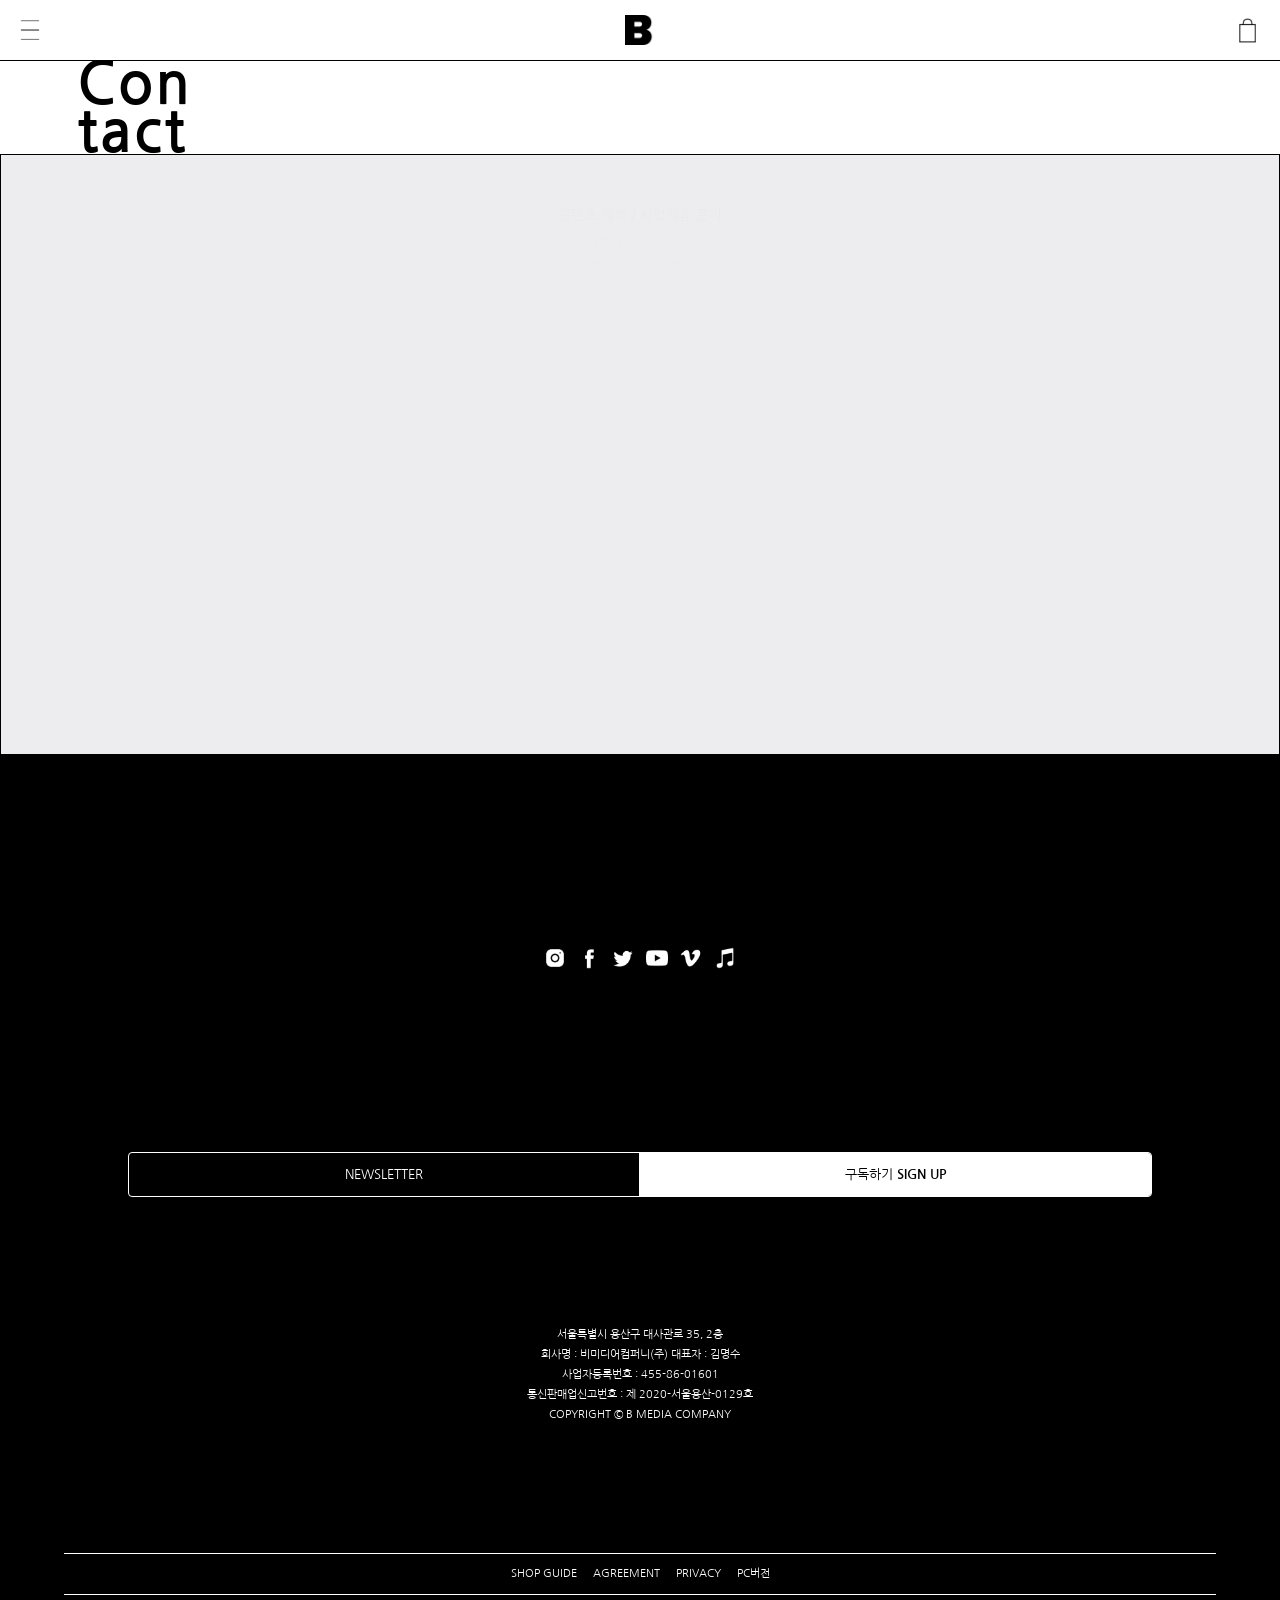
<file: contact.html>
﻿<!doctype html>
<html lang="ko">
<head>
<meta charset="utf-8">
<meta name="viewport" content="width=device-width, initial-scale=1, minimum-scale=1, maximum-scale=1, user-scalable=no">
<title>Contact - Magazine B</title>
<link href="https://fonts.googleapis.com/icon?family=Material+Icons" rel="stylesheet">
<link rel="shortcut icon" type="image/x-icon" href="image/b_icon.ico">
<link rel="stylesheet" href="css/swiper.css">
<link rel="stylesheet" href="css/swiper.min.css">
<link rel="stylesheet" href="css/sub.css">
</head>
<body>
<div id="wrap">

	<header>
		<nav>
			<!--/////// Header ////////-->			
			<div class="nav_top clear"> 
				<div class="top_left">
					<a href="#" class="gnb_btn"><img src="image/m_cate_icon.png" alt="전체메뉴"></a>					
				</div>
				<h2><a href="index.html"><img src="image/m_main_logo.png" alt="메인로고"></a></h2>
				<div class="top_right">
					<a href="#"><img src="image/m_cart_icon.png" alt="장바구니"></a>
				</div>
			</div>

			<!--/////// 전체메뉴 클릭시 나오는 메뉴 ////////-->
			<div class="gnb">
				<div class="gnb_top">
					<div class="close"><a href="#"><img src="image/close_black.png" alt="close"></a></div>
					<div class="search_bar">
						<input type="text" placeholder="검색어" name="search">
						<button><img src="image/search_black.png" alt="search"></button>
					</div>
				</div>
				<ul class="gnb_list">
					<li><a href="#none">ABOUT B</a>
						<ul>
							<li><span></span><a href="about_us.html">ABOUT US</a></li>
							<li><span></span><a href="our_story.html">OUR STORY</a></li>
							<li><span></span><a href="stockists.html">STOCKISTS</a></li>
							<li><span></span><a href="contact.html">CONTACT</a></li>
						</ul>
					</li>
					<li><a href="archive.html">ARCHIVE</a></li>
					<li><a href="story.html">STORY</a></li>
					<li><a href="shop.html">SHOP</a></li>
					<li><a href="newsletter.html">NEWSLETTER</a></li>
				</ul>
				<div class="gnb_bottom">
					<div class="gnb_bottom_left">
						<ul>
							<li><a href="#none" class="lactive">KOR</a></li>
							<li><a href="#none">ENG</a></li> 
						</ul>
					</div>
					<ul class="gnb_bottom_right">
						<li><a href="#none">로그인/회원가입</a></li>
						<li><a href="#none">주문조회</a></li>
						<li><a href="#none">장바구니</a></li>     
					</ul>
				</div>
			</div>	
		</nav>		
	</header>

	<section>
        <div class="sub_title ct_title">
						<h3>Con</h3>
            <h3>tact</h3>
        </div>
        <div class="ct_contents">
            <ul class="ct_box ct_first">
                <li class="ct_text">콘텐츠 제작 / 사업제휴 문의</li>
                <li>CONTENTS &amp; BUSINESS</li>
                <li><a href="mailto:business@magazine-b.com">business@magazine-b.com</a></li>
            </ul>
            <ul class="ct_box">
                <li class="ct_text">유통 / 구매 문의</li>
                <li>SALES &amp; DISTRIBUTION</li>
                <li><a href="mailto:sales@magazine-b.com">sales@magazine-b.com</a></li>
            </ul>
            <ul class="ct_box">
                <li class="ct_text">일반 문의</li>
                <li>GENERAL INQUIRY</li>
                <li><a href="mailto:info@magazine-b.com">info@magazine-b.com</a></li>
            </ul>
            <ul class="ct_box ct_last">
                <li class="ct_text">매거진 &lt;B&gt; 서울 오피스</li>
                <li>SEOUL OFFICE</li>
                <li>서울시 용산구 대사관로35 사운즈한남 2층 04401</li>
                <li>2F, DAESAGWAN-RO 35, YONGSAN-GU, SEOUL, 04401</li>
                <li>T. +82(0)2-540-7435 F. +82(0)70-4148-7435</li>
            </ul>
		</div>
	</section>

	<footer>
		
		<div class="foot_follow">
			<ul>
				<li class="f1"><a href="https://www.instagram.com/magazine.b/" target="_blank" class="indent">instagram</a></li>
				<li class="f2"><a href="https://www.facebook.com/Brand.Magazine.B/" target="_blank" class="indent">facebook</a></li>
				<li class="f3"><a href="https://twitter.com/magazine_b" target="_blank" class="indent">twitter</a></li>
				<li class="f4"><a href="https://www.youtube.com/user/MagazineB" target="_blank" class="indent">youtube</a></li>
				<li class="f5"><a href="https://vimeo.com/magazineb" target="_blank" class="indent">vimeo</a></li>
				<li class="f6"><a href="https://itunes.apple.com/kr/curator/magazine-b/id1256176657" target="_blank" class="indent">itunes</a></li>
			</ul>
		</div>
		<ul class="foot_newsletter">
			<li>NEWSLETTER</li>
			<li><a href="newsletter.html">구독하기 <strong>SIGN UP</strong></a></li>
		</ul>
		<div class="footCopy">
			<p>
				서울특별시 용산구 대사관로 35, 2층<br>
				회사명 : 비미디어컴퍼니(주)  대표자 : 김명수<br>
				사업자등록번호 : 455-86-01601<br>
				통신판매업신고번호 : 제 2020-서울용산-0129호<br>
				COPYRIGHT &copy; B MEDIA COMPANY<br>
			</p>
		</div>
		<div class="footMenu">
			<ul class="clear">
				<li><a href="#none">SHOP GUIDE</a></li>
				<li><a href="#none">AGREEMENT</a></li>
				<li><a href="#none">PRIVACY</a></li>
				<li><a href="https://magazine-b.co.kr/">PC버전</a></li>
			</ul>
		</div>
	</footer>
	
</div>

<!-- Script Source -->
<script src="js/jquery-3.6.0.min.js"></script>
<script src="js/jquery-ui-1.10.4.custom.min.js"></script>
<script src="js/index.js"></script>

<script src="js/swiper.js"></script>
<script src="js/swiper.min.js"></script>

</body>
</html>
</file>
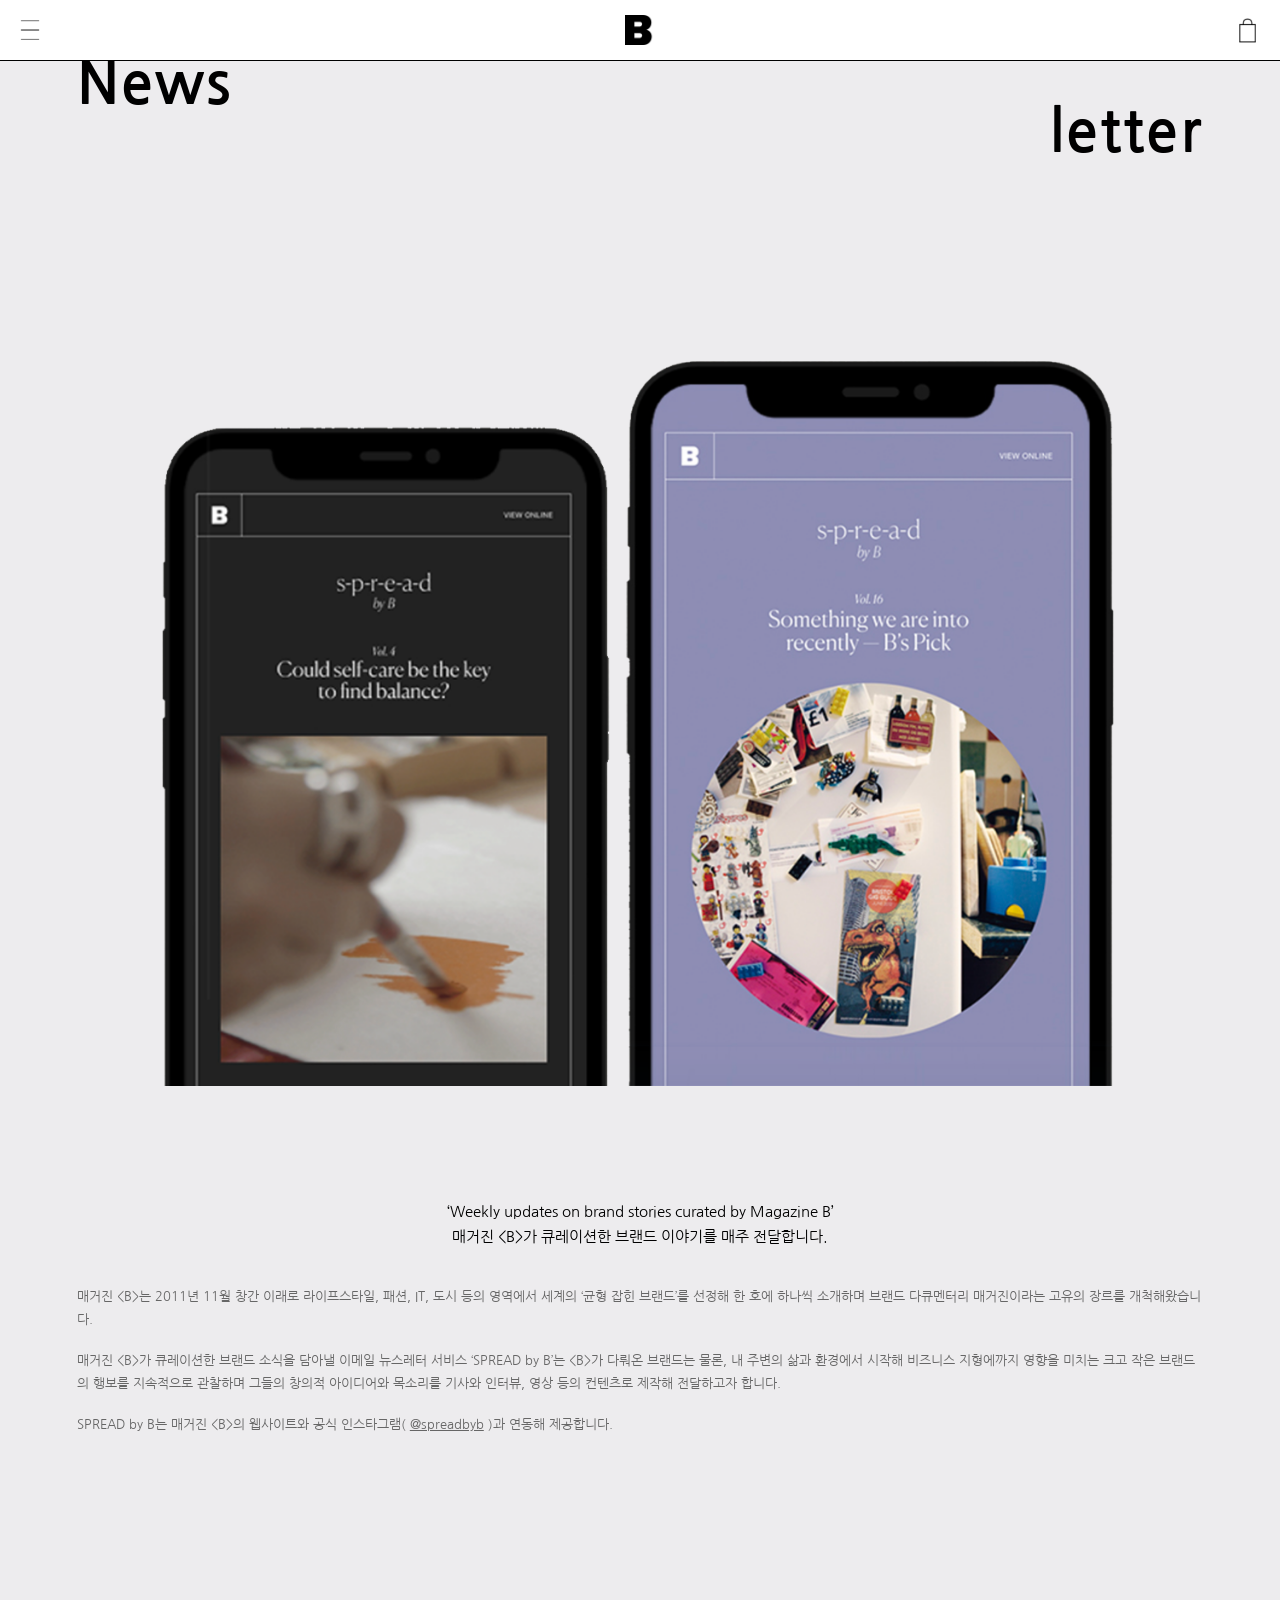
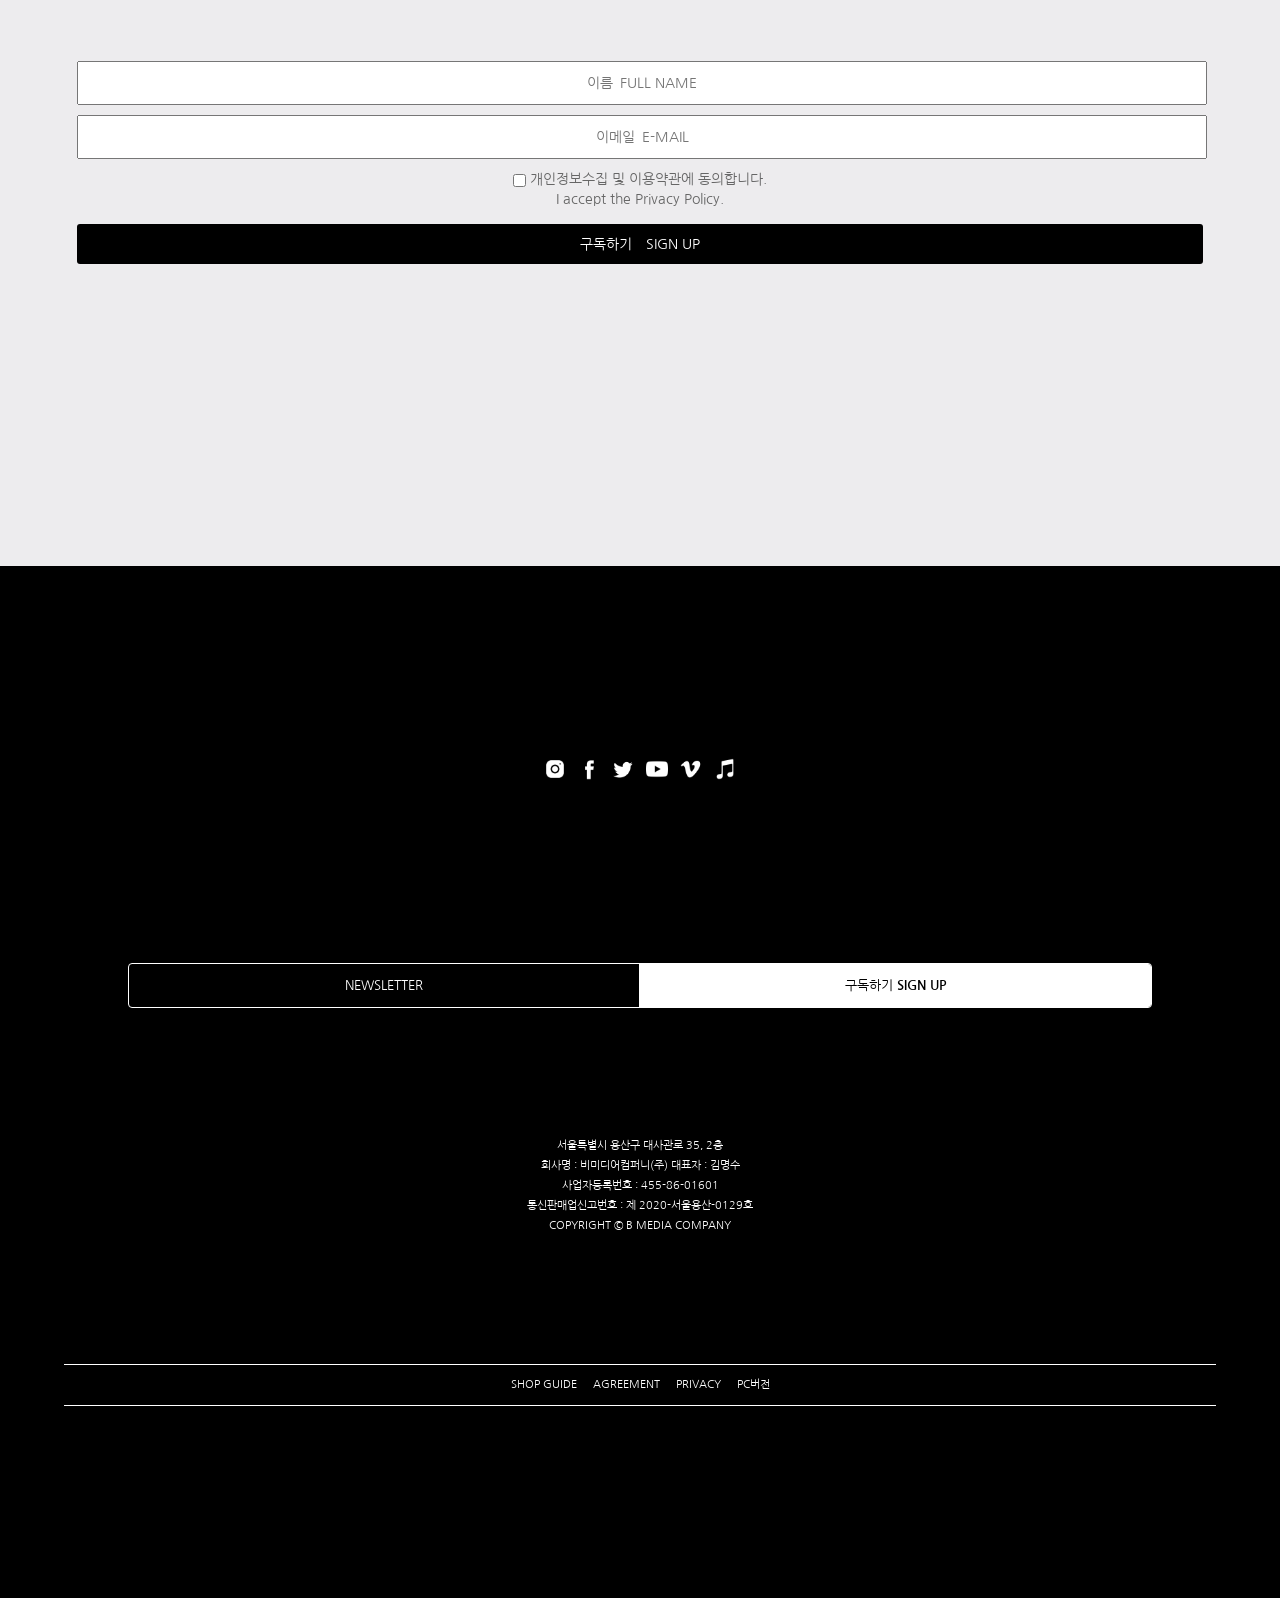
<file: newsletter.html>
﻿<!doctype html>
<html lang="ko">
<head>
<meta charset="utf-8">
<meta name="viewport" content="width=device-width, initial-scale=1, minimum-scale=1, maximum-scale=1, user-scalable=no">
<title>Newsletter - Magazine B</title>
<link href="https://fonts.googleapis.com/icon?family=Material+Icons" rel="stylesheet">
<link rel="shortcut icon" type="image/x-icon" href="image/b_icon.ico">
<link rel="stylesheet" href="css/swiper.css">
<link rel="stylesheet" href="css/swiper.min.css">
<link rel="stylesheet" href="css/sub.css">
</head>
<body>
<div id="wrap">

	<header>
		<nav>
			<!--/////// Header ////////-->			
			<div class="nav_top clear"> 
				<div class="top_left">
					<a href="#" class="gnb_btn"><img src="image/m_cate_icon.png" alt="전체메뉴"></a>					
				</div>
				<h2><a href="index.html"><img src="image/m_main_logo.png" alt="메인로고"></a></h2>
				<div class="top_right">
					<a href="#"><img src="image/m_cart_icon.png" alt="장바구니"></a>
				</div>
			</div>

			<!--/////// 전체메뉴 클릭시 나오는 메뉴 ////////-->
			<div class="gnb">
				<div class="gnb_top">
					<div class="close"><a href="#"><img src="image/close_black.png" alt="close"></a></div>
					<div class="search_bar">
						<input type="text" placeholder="검색어" name="search">
						<button><img src="image/search_black.png" alt="search"></button>
					</div>
				</div>
				<ul class="gnb_list">
					<li><a href="#none">ABOUT B</a>
						<ul>
							<li><span></span><a href="about_us.html">ABOUT US</a></li>
							<li><span></span><a href="our_story.html">OUR STORY</a></li>
							<li><span></span><a href="stockists.html">STOCKISTS</a></li>
							<li><span></span><a href="contact.html">CONTACT</a></li>
						</ul>
					</li>
					<li><a href="archive.html">ARCHIVE</a></li>
					<li><a href="story.html">STORY</a></li>
					<li><a href="shop.html">SHOP</a></li>
					<li><a href="newsletter.html">NEWSLETTER</a></li>
				</ul>
				<div class="gnb_bottom">
					<div class="gnb_bottom_left">
						<ul>
							<li><a href="#none" class="lactive">KOR</a></li>
							<li><a href="#none">ENG</a></li> 
						</ul>
					</div>
					<ul class="gnb_bottom_right">
						<li><a href="#none">로그인/회원가입</a></li>
						<li><a href="#none">주문조회</a></li>
						<li><a href="#none">장바구니</a></li>     
					</ul>
				</div>
			</div>	
		</nav>		
	</header>

	<section id=nl>
        <div class="sub_title nl_title">
			<h3>News</h3>
            <h3>letter</h3>
        </div>
        <div class="nl_contents">
            <div class="nl_img">
                <img src="image/nl_img.png" alt="image">
            </div>
            <div class="nl_text">
                <p>
                    ‘Weekly updates on brand stories curated by Magazine B’<br>
                    매거진 &lt;B&gt;가 큐레이션한 브랜드 이야기를 매주 전달합니다.
                </p>
                <br><br>
                <p>
                    매거진 &lt;B&gt;는 2011년 11월 창간 이래로 라이프스타일, 패션, IT, 도시 등의 영역에서 세계의 ‘균형 잡힌 브랜드’를 선정해 한 호에 하나씩 소개하며 브랜드 다큐멘터리 매거진이라는 고유의 장르를 개척해왔습니다.
                </p>
                <br>
                <p>
                    매거진 &lt;B&gt;가 큐레이션한 브랜드 소식을 담아낼 이메일 뉴스레터 서비스 ‘SPREAD by B’는 &lt;B&gt;가 다뤄온 브랜드는 물론, 내 주변의 삶과 환경에서 시작해 비즈니스 지형에까지 영향을 미치는 크고 작은 브랜드의 행보를 지속적으로 관찰하며 그들의 창의적 아이디어와 목소리를 기사와 인터뷰, 영상 등의 컨텐츠로 제작해 전달하고자 합니다.
                </p>
                <br>
                <p>
                    SPREAD by B는 매거진 &lt;B&gt;의 웹사이트와 공식 인스타그램(
                    <a href="https://instagram.com/spreadbyb"><span style="text-decoration: underline;">@spreadbyb</span></a>
                    )과 연동해 제공합니다.
                </p>
            </div>
            <form class="nl_form">
								<input class="nl_name" name="FNAME" type="text" placeholder="이름 FULL NAME">
								<input class="nl_email" name="EMAIL" type="email" placeholder="이메일 E-MAIL">
								<input type="checkbox" class="nl__checkbox" value="1">
								<span class="nl_label">개인정보수집 및 이용약관에 동의합니다.<br>I accept the Privacy Policy.</span>
								<input type="submit" class="nl_button" value="구독하기 SIGN UP">
            </form>
		</div>
	</section>

	<footer>
		
		<div class="foot_follow">
			<ul>
				<li class="f1"><a href="https://www.instagram.com/magazine.b/" target="_blank" class="indent">instagram</a></li>
				<li class="f2"><a href="https://www.facebook.com/Brand.Magazine.B/" target="_blank" class="indent">facebook</a></li>
				<li class="f3"><a href="https://twitter.com/magazine_b" target="_blank" class="indent">twitter</a></li>
				<li class="f4"><a href="https://www.youtube.com/user/MagazineB" target="_blank" class="indent">youtube</a></li>
				<li class="f5"><a href="https://vimeo.com/magazineb" target="_blank" class="indent">vimeo</a></li>
				<li class="f6"><a href="https://itunes.apple.com/kr/curator/magazine-b/id1256176657" target="_blank" class="indent">itunes</a></li>
			</ul>
		</div>
		<ul class="foot_newsletter">
			<li>NEWSLETTER</li>
			<li><a href="newsletter.html">구독하기 <strong>SIGN UP</strong></a></li>
		</ul>
		<div class="footCopy">
			<p>
				서울특별시 용산구 대사관로 35, 2층<br>
				회사명 : 비미디어컴퍼니(주)  대표자 : 김명수<br>
				사업자등록번호 : 455-86-01601<br>
				통신판매업신고번호 : 제 2020-서울용산-0129호<br>
				COPYRIGHT &copy; B MEDIA COMPANY<br>
			</p>
		</div>
		<div class="footMenu">
			<ul class="clear">
				<li><a href="#none">SHOP GUIDE</a></li>
				<li><a href="#none">AGREEMENT</a></li>
				<li><a href="#none">PRIVACY</a></li>
				<li><a href="https://magazine-b.co.kr/">PC버전</a></li>
			</ul>
		</div>
	</footer>
	
</div>

<!-- Script Source -->
<script src="js/jquery-3.6.0.min.js"></script>
<script src="js/jquery-ui-1.10.4.custom.min.js"></script>
<script src="js/index.js"></script>

<script src="js/swiper.js"></script>
<script src="js/swiper.min.js"></script>

</body>
</html>
</file>
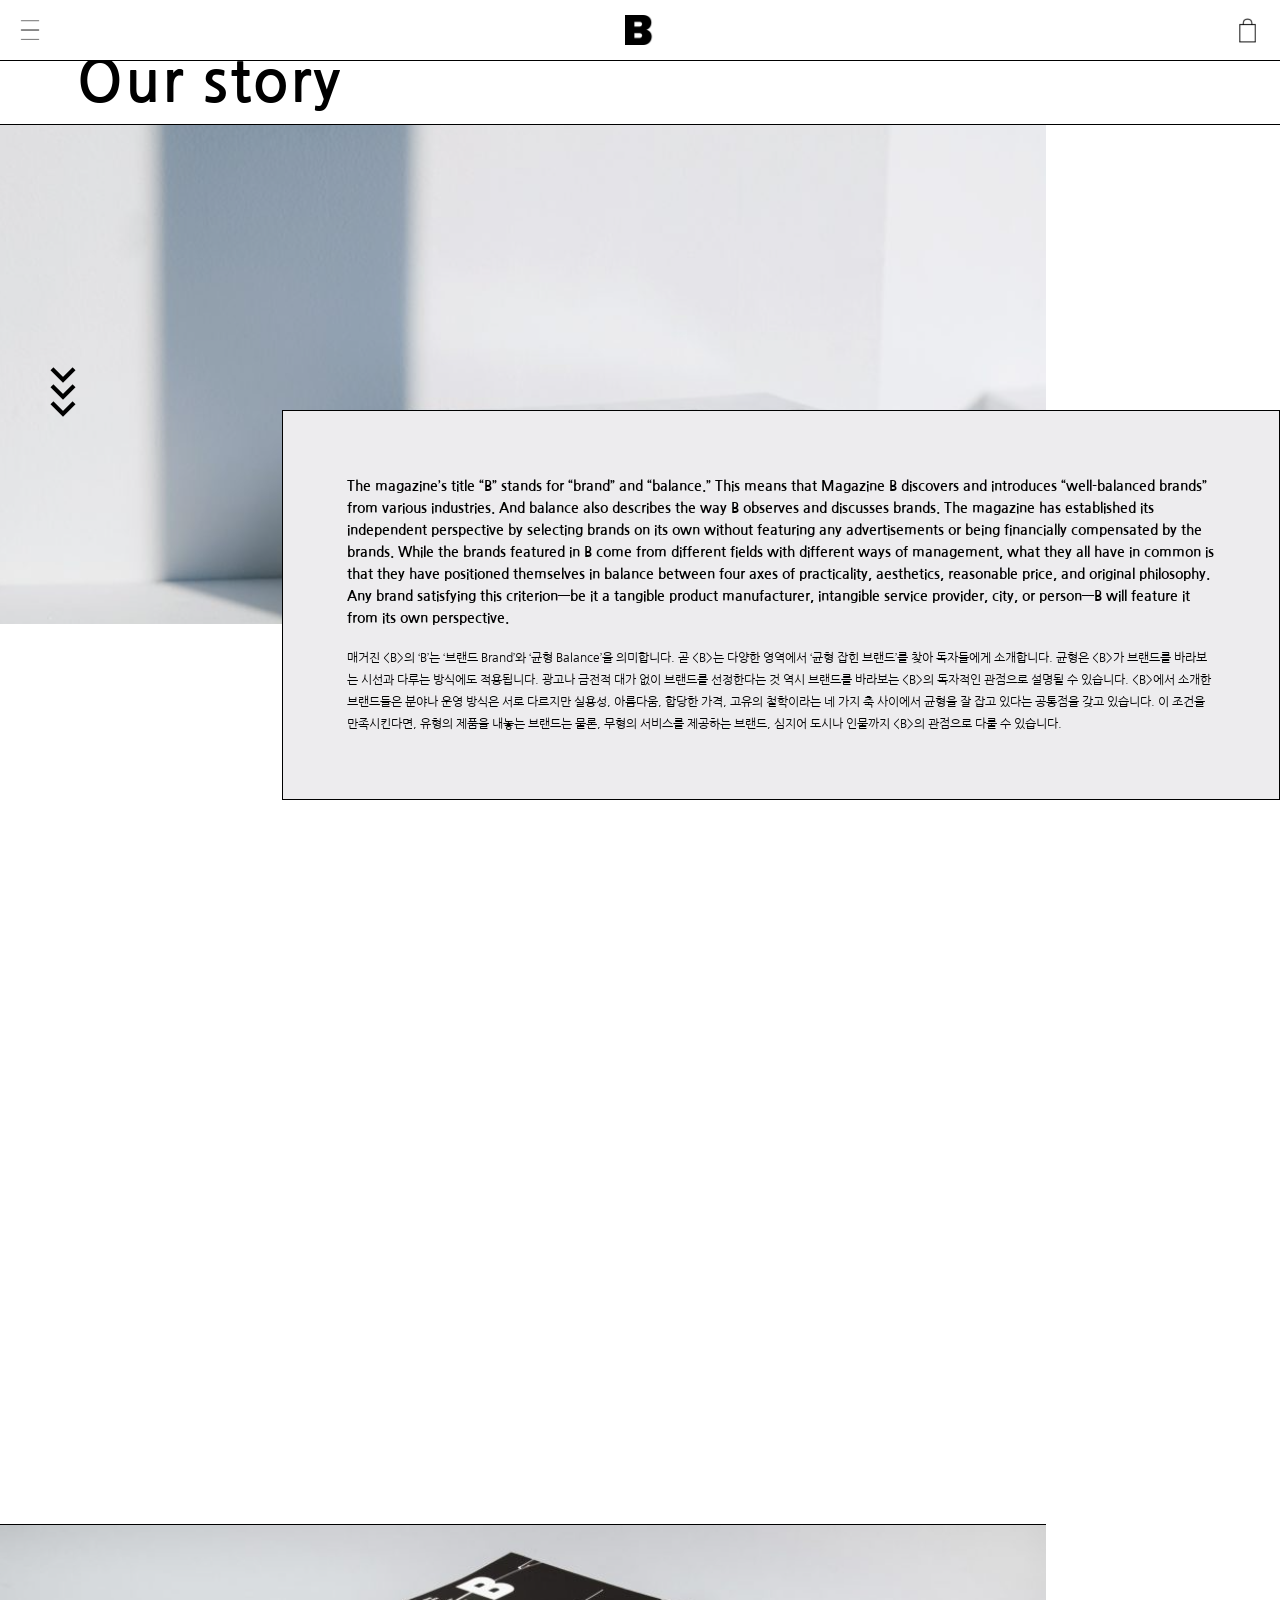
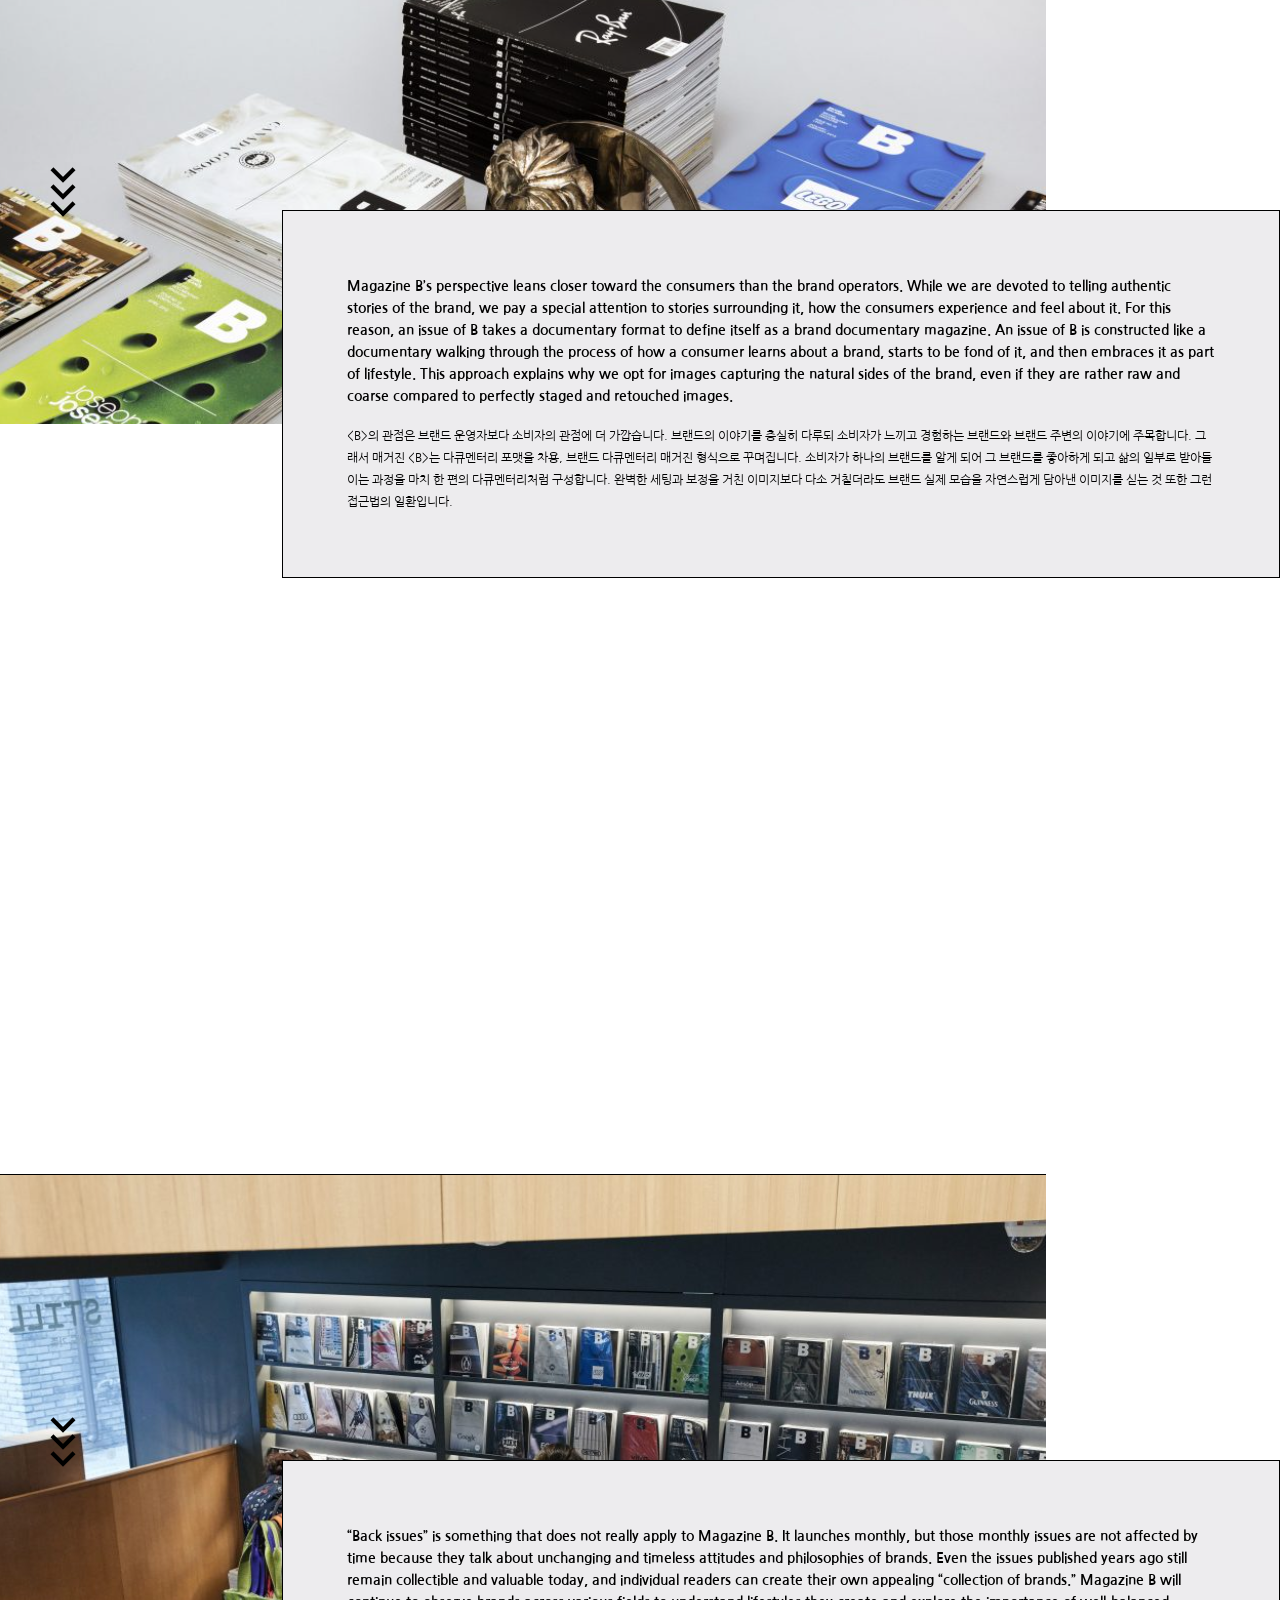
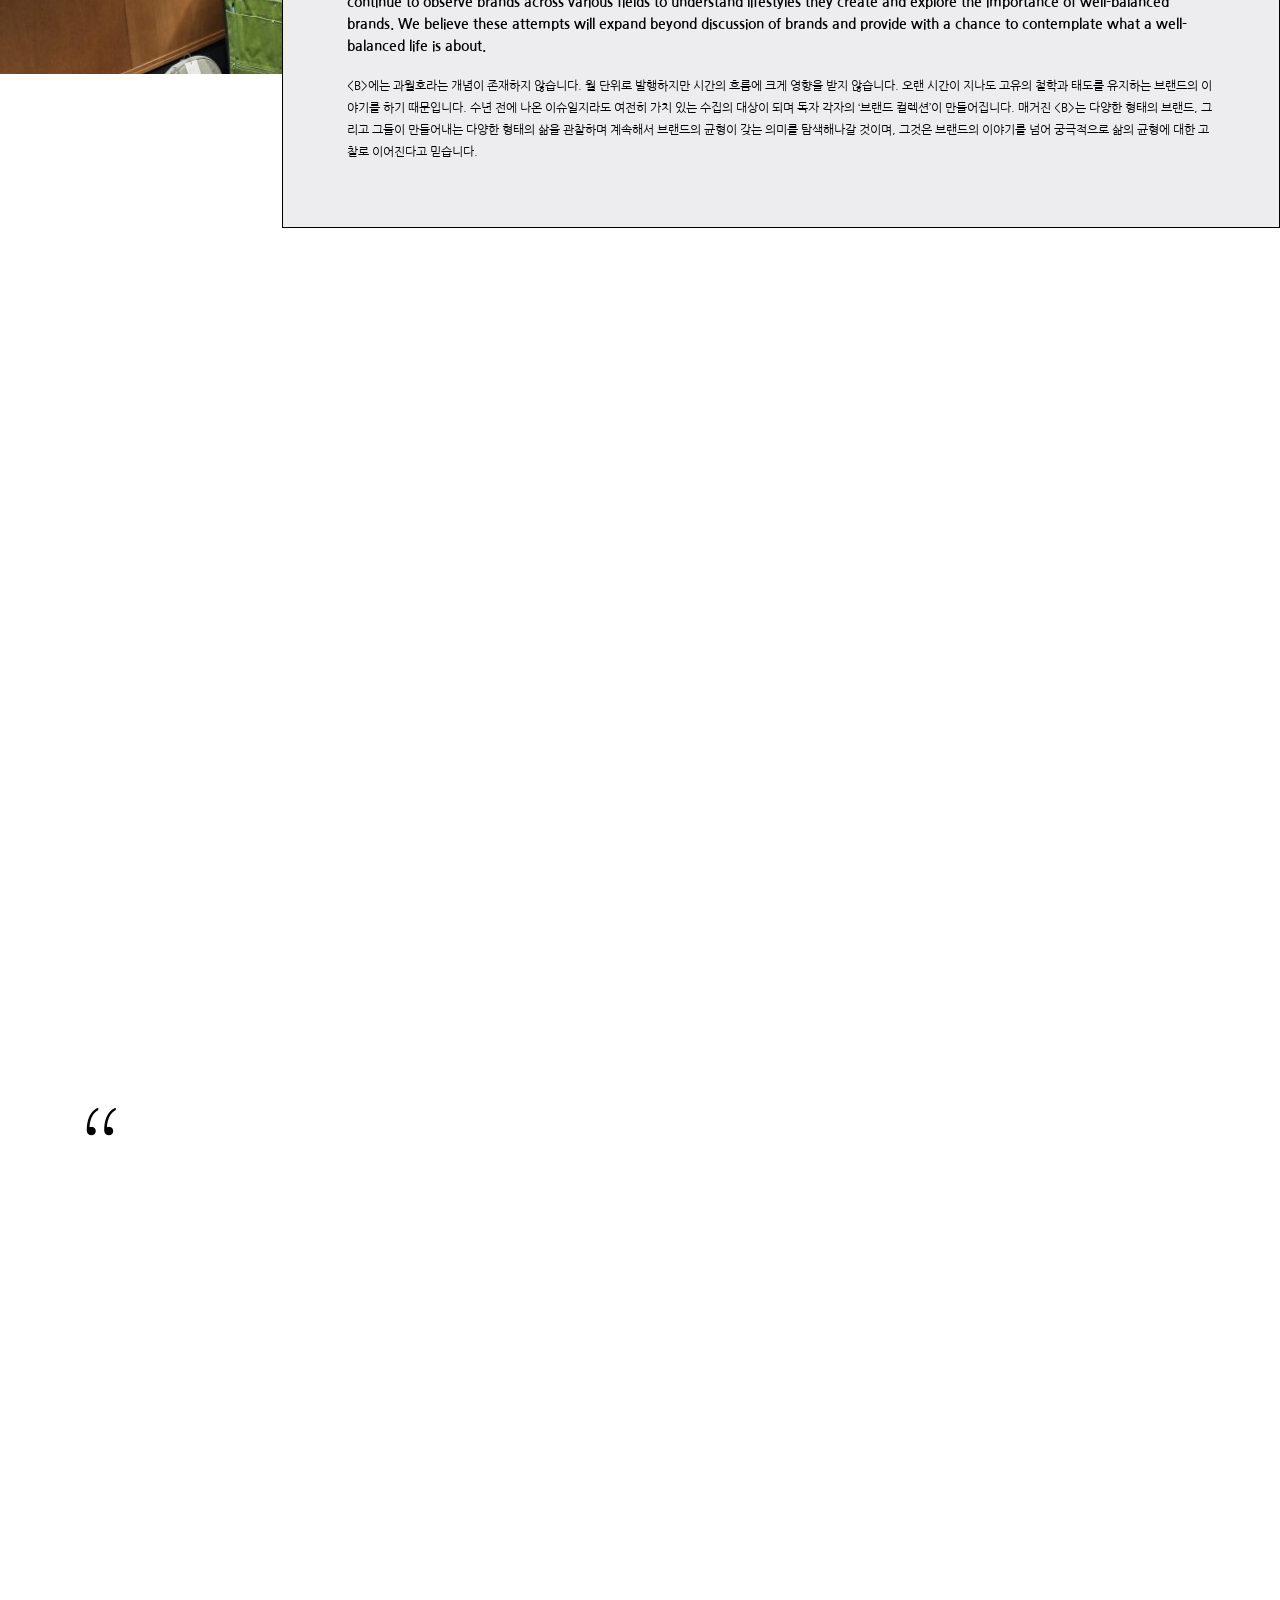
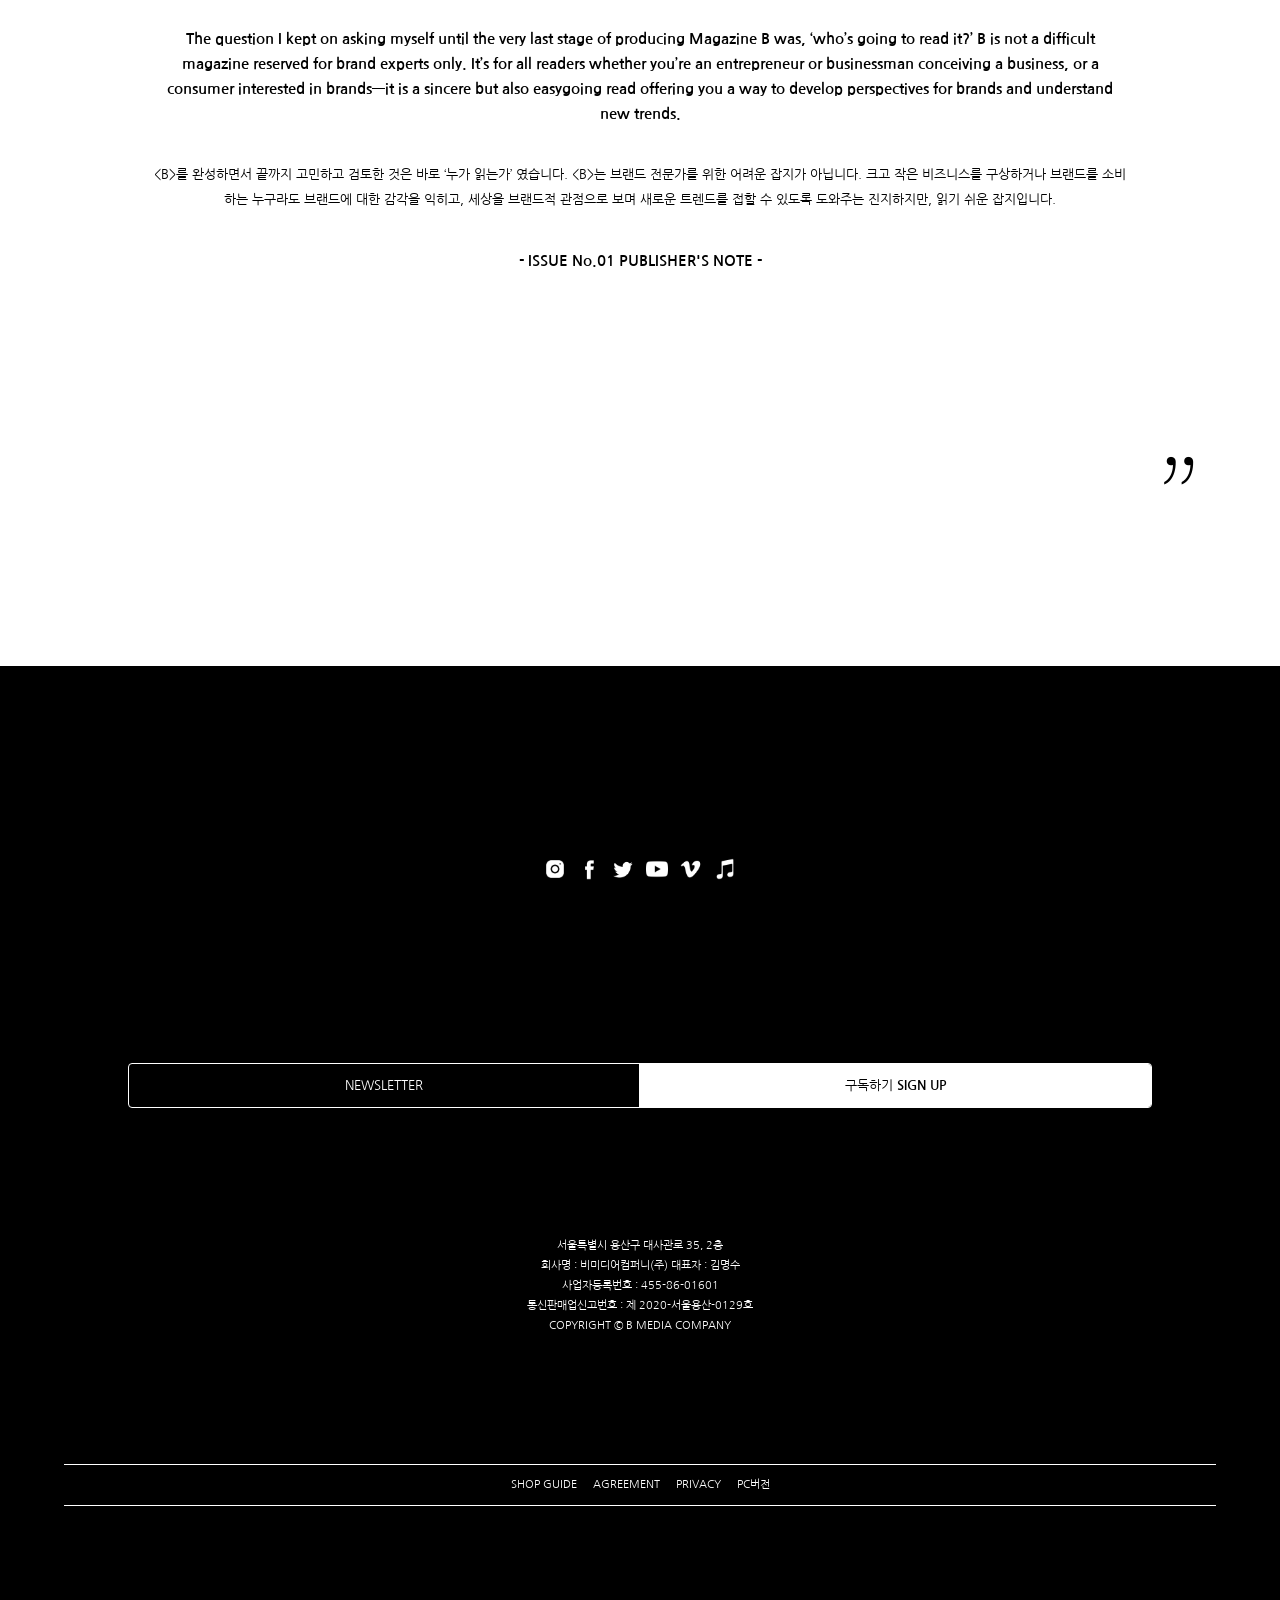
<file: our_story.html>
﻿<!doctype html>
<html lang="ko">
<head>
<meta charset="utf-8">
<meta name="viewport" content="width=device-width, initial-scale=1, minimum-scale=1, maximum-scale=1, user-scalable=no">
<title>Our Story - Magazine B</title>
<link href="https://fonts.googleapis.com/icon?family=Material+Icons" rel="stylesheet">
<link rel="shortcut icon" type="image/x-icon" href="image/b_icon.ico">
<link rel="stylesheet" href="css/swiper.css">
<link rel="stylesheet" href="css/swiper.min.css">
<link rel="stylesheet" href="css/sub.css">
</head>
<body>
<div id="wrap">
	<!-- <p id="txt1">0</p> -->
	<header>
		<nav>
			<!--/////// Header ////////-->			
			<div class="nav_top clear"> 
				<div class="top_left">
					<a href="#" class="gnb_btn"><img src="image/m_cate_icon.png" alt="전체메뉴"></a>					
				</div>
				<h2><a href="index.html"><img src="image/m_main_logo.png" alt="메인로고"></a></h2>
				<div class="top_right">
					<a href="#"><img src="image/m_cart_icon.png" alt="장바구니"></a>
				</div>
			</div>

			<!--/////// 전체메뉴 클릭시 나오는 메뉴 ////////-->
			<div class="gnb">
				<div class="gnb_top">
					<div class="close"><a href="#"><img src="image/close_black.png" alt="close"></a></div>
					<div class="search_bar">
						<input type="text" placeholder="검색어" name="search">
						<button><img src="image/search_black.png" alt="search"></button>
					</div>
				</div>
				<ul class="gnb_list">
					<li><a href="#none">ABOUT B</a>
						<ul>
							<li><span></span><a href="about_us.html">ABOUT US</a></li>
							<li><span></span><a href="our_story.html">OUR STORY</a></li>
							<li><span></span><a href="stockists.html">STOCKISTS</a></li>
							<li><span></span><a href="contact.html">CONTACT</a></li>
						</ul>
					</li>
					<li><a href="archive.html">ARCHIVE</a></li>
					<li><a href="story.html">STORY</a></li>
					<li><a href="shop.html">SHOP</a></li>
					<li><a href="newsletter.html">NEWSLETTER</a></li>
				</ul>
				<div class="gnb_bottom">
					<div class="gnb_bottom_left">
						<ul>
							<li><a href="#none" class="lactive">KOR</a></li>
							<li><a href="#none">ENG</a></li> 
						</ul>
					</div>
					<ul class="gnb_bottom_right">
						<li><a href="#none">로그인/회원가입</a></li>
						<li><a href="#none">주문조회</a></li>
						<li><a href="#none">장바구니</a></li>     
					</ul>
				</div>
			</div>	
		</nav>		
	</header>

	<section>
        <div class="sub_title os_title">
			<h3>Our story</h3>
        </div>
        <div class="os1 os">
			<div class="os_img1 os_img">
				<img src="image/os_1.png" alt="our_story">
				<div class="arrows_down">
					<span class="material-icons arrow1">keyboard_arrow_down</span>
					<span class="material-icons arrow2">keyboard_arrow_down</span>
					<span class="material-icons arrow3">keyboard_arrow_down</span>
				</div>
			</div>
            <div class="os_text">
                <p class="os_text_en">
                    The magazine’s title “B” stands for “brand” and “balance.” This means that Magazine B discovers and introduces “well-balanced brands” from various industries. And balance also describes the way B observes and discusses brands. The magazine has established its independent perspective by selecting brands on its own without featuring any advertisements or being financially compensated by the brands. While the brands featured in B come from different fields with different ways of management, what they all have in common is that they have positioned themselves in balance between four axes of practicality, aesthetics, reasonable price, and original philosophy. Any brand satisfying this criterion—be it a tangible product manufacturer, intangible service provider, city, or person—B will feature it from its own perspective.
                </p>
                <br>
                <p class="os_text_ko">
                    매거진 &lt;B&gt;의 ‘B’는 ‘브랜드 Brand’와 ‘균형 Balance’을 의미합니다. 곧 &lt;B&gt;는 다양한 영역에서 ‘균형 잡힌 브랜드’를 찾아 독자들에게 소개합니다. 균형은 &lt;B&gt;가 브랜드를 바라보는 시선과 다루는 방식에도 적용됩니다. 광고나 금전적 대가 없이 브랜드를 선정한다는 것 역시 브랜드를 바라보는 &lt;B&gt;의 독자적인 관점으로 설명될 수 있습니다. &lt;B&gt;에서 소개한 브랜드들은 분야나 운영 방식은 서로 다르지만 실용성, 아름다움, 합당한 가격, 고유의 철학이라는 네 가지 축 사이에서 균형을 잘 잡고 있다는 공통점을 갖고 있습니다. 이 조건을 만족시킨다면, 유형의 제품을 내놓는 브랜드는 물론, 무형의 서비스를 제공하는 브랜드, 심지어 도시나 인물까지 &lt;B&gt;의 관점으로 다룰 수 있습니다.
                </p>
            </div>
        </div>

        <div class="os2 os">
			<div class="os_img2 os_img">
				<img src="image/os_2.png" alt="our_story">
				<div class="arrows_down">
					<span class="material-icons arrow1">keyboard_arrow_down</span>
					<span class="material-icons arrow2">keyboard_arrow_down</span>
					<span class="material-icons arrow3">keyboard_arrow_down</span>
				</div>
			</div>
            <div class="os_text">
                <p class="os_text_en">
                    Magazine B’s perspective leans closer toward the consumers than the brand operators. While we are devoted to telling authentic stories of the brand, we pay a special attention to stories surrounding it, how the consumers experience and feel about it. For this reason, an issue of B takes a documentary format to define itself as a brand documentary magazine. An issue of B is constructed like a documentary walking through the process of how a consumer learns about a brand, starts to be fond of it, and then embraces it as part of lifestyle. This approach explains why we opt for images capturing the natural sides of the brand, even if they are rather raw and coarse compared to perfectly staged and retouched images.
                </p>
                <br>
                <p class="os_text_ko">
                    &lt;B&gt;의 관점은 브랜드 운영자보다 소비자의 관점에 더 가깝습니다. 브랜드의 이야기를 충실히 다루되 소비자가 느끼고 경험하는 브랜드와 브랜드 주변의 이야기에 주목합니다. 그래서 매거진 &lt;B&gt;는 다큐멘터리 포맷을 차용, 브랜드 다큐멘터리 매거진 형식으로 꾸며집니다. 소비자가 하나의 브랜드를 알게 되어 그 브랜드를 좋아하게 되고 삶의 일부로 받아들이는 과정을 마치 한 편의 다큐멘터리처럼 구성합니다. 완벽한 세팅과 보정을 거친 이미지보다 다소 거칠더라도 브랜드 실제 모습을 자연스럽게 담아낸 이미지를 싣는 것 또한 그런 접근법의 일환입니다.
                </p>
            </div>
        </div>

        <div class="os3 os">
			<div class="os_img3 os_img">
				<img src="image/os_3.png" alt="our_story">
				<div class="arrows_down">
					<span class="material-icons arrow1">keyboard_arrow_down</span>
					<span class="material-icons arrow2">keyboard_arrow_down</span>
					<span class="material-icons arrow3">keyboard_arrow_down</span>
				</div>
			</div>
            <div class="os_text">
                <p class="os_text_en">
                    “Back issues” is something that does not really apply to Magazine B. It launches monthly, but those monthly issues are not affected by time because they talk about unchanging and timeless attitudes and philosophies of brands. Even the issues published years ago still remain collectible and valuable today, and individual readers can create their own appealing “collection of brands.” Magazine B will continue to observe brands across various fields to understand lifestyles they create and explore the importance of well-balanced brands. We believe these attempts will expand beyond discussion of brands and provide with a chance to contemplate what a well-balanced life is about.
                </p>
                <br>
                <p class="os_text_ko">
                    &lt;B&gt;에는 과월호라는 개념이 존재하지 않습니다. 월 단위로 발행하지만 시간의 흐름에 크게 영향을 받지 않습니다. 오랜 시간이 지나도 고유의 철학과 태도를 유지하는 브랜드의 이야기를 하기 때문입니다. 수년 전에 나온 이슈일지라도 여전히 가치 있는 수집의 대상이 되며 독자 각자의 ‘브랜드 컬렉션’이 만들어집니다. 매거진 &lt;B&gt;는 다양한 형태의 브랜드, 그리고 그들이 만들어내는 다양한 형태의 삶을 관찰하며 계속해서 브랜드의 균형이 갖는 의미를 탐색해나갈 것이며, 그것은 브랜드의 이야기를 넘어 궁극적으로 삶의 균형에 대한 고찰로 이어진다고 믿습니다.
                </p>
            </div>
        </div>

		<div class="os_last">
			<div class="os_last_in">
				<span class="f_text">“</span>
				<p class="os_last_en">
					The question I kept on asking myself until the very last stage of producing Magazine B was, ‘who’s going to read it?’ B is not a difficult magazine reserved for brand experts only. It’s for all readers whether you’re an entrepreneur or businessman conceiving a business, or a consumer interested in brands—it is a sincere but also easygoing read offering you a way to develop perspectives for brands and understand new trends.
				</p>
				<br><br>
				<p class="os_last_ko">
					&lt;B&gt;를 완성하면서 끝까지 고민하고 검토한 것은 바로 ‘누가 읽는가’ 였습니다. &lt;B&gt;는 브랜드 전문가를 위한 어려운 잡지가 아닙니다. 크고 작은 비즈니스를 구상하거나 브랜드를 소비하는 누구라도 브랜드에 대한 감각을 익히고, 세상을 브랜드적 관점으로 보며 새로운 트렌드를 접할 수 있도록 도와주는 진지하지만, 읽기 쉬운 잡지입니다.
				</p>
				<br><br>
				<p class="os_last_note">- ISSUE No.01 PUBLISHER'S NOTE -</p>
				<span class="b_text">”</span>
			</div>
		</div>
	</section>

	<footer>
		
		<div class="foot_follow">
			<ul>
				<li class="f1"><a href="https://www.instagram.com/magazine.b/" target="_blank" class="indent">instagram</a></li>
				<li class="f2"><a href="https://www.facebook.com/Brand.Magazine.B/" target="_blank" class="indent">facebook</a></li>
				<li class="f3"><a href="https://twitter.com/magazine_b" target="_blank" class="indent">twitter</a></li>
				<li class="f4"><a href="https://www.youtube.com/user/MagazineB" target="_blank" class="indent">youtube</a></li>
				<li class="f5"><a href="https://vimeo.com/magazineb" target="_blank" class="indent">vimeo</a></li>
				<li class="f6"><a href="https://itunes.apple.com/kr/curator/magazine-b/id1256176657" target="_blank" class="indent">itunes</a></li>
			</ul>
		</div>
		<ul class="foot_newsletter">
			<li>NEWSLETTER</li>
			<li><a href="newsletter.html">구독하기 <strong>SIGN UP</strong></a></li>
		</ul>
		<div class="footCopy">
			<p>
				서울특별시 용산구 대사관로 35, 2층<br>
				회사명 : 비미디어컴퍼니(주)  대표자 : 김명수<br>
				사업자등록번호 : 455-86-01601<br>
				통신판매업신고번호 : 제 2020-서울용산-0129호<br>
				COPYRIGHT &copy; B MEDIA COMPANY<br>
			</p>
		</div>
		<div class="footMenu">
			<ul class="clear">
				<li><a href="#none">SHOP GUIDE</a></li>
				<li><a href="#none">AGREEMENT</a></li>
				<li><a href="#none">PRIVACY</a></li>
				<li><a href="https://magazine-b.co.kr/">PC버전</a></li>
			</ul>
		</div>
	</footer>
	
</div>

<!-- Script Source -->
<script src="js/jquery-3.6.0.min.js"></script>
<script src="js/jquery-ui-1.10.4.custom.min.js"></script>
<script src="js/index.js"></script>

<script src="js/swiper.js"></script>
<script src="js/swiper.min.js"></script>

</body>
</html>
</file>
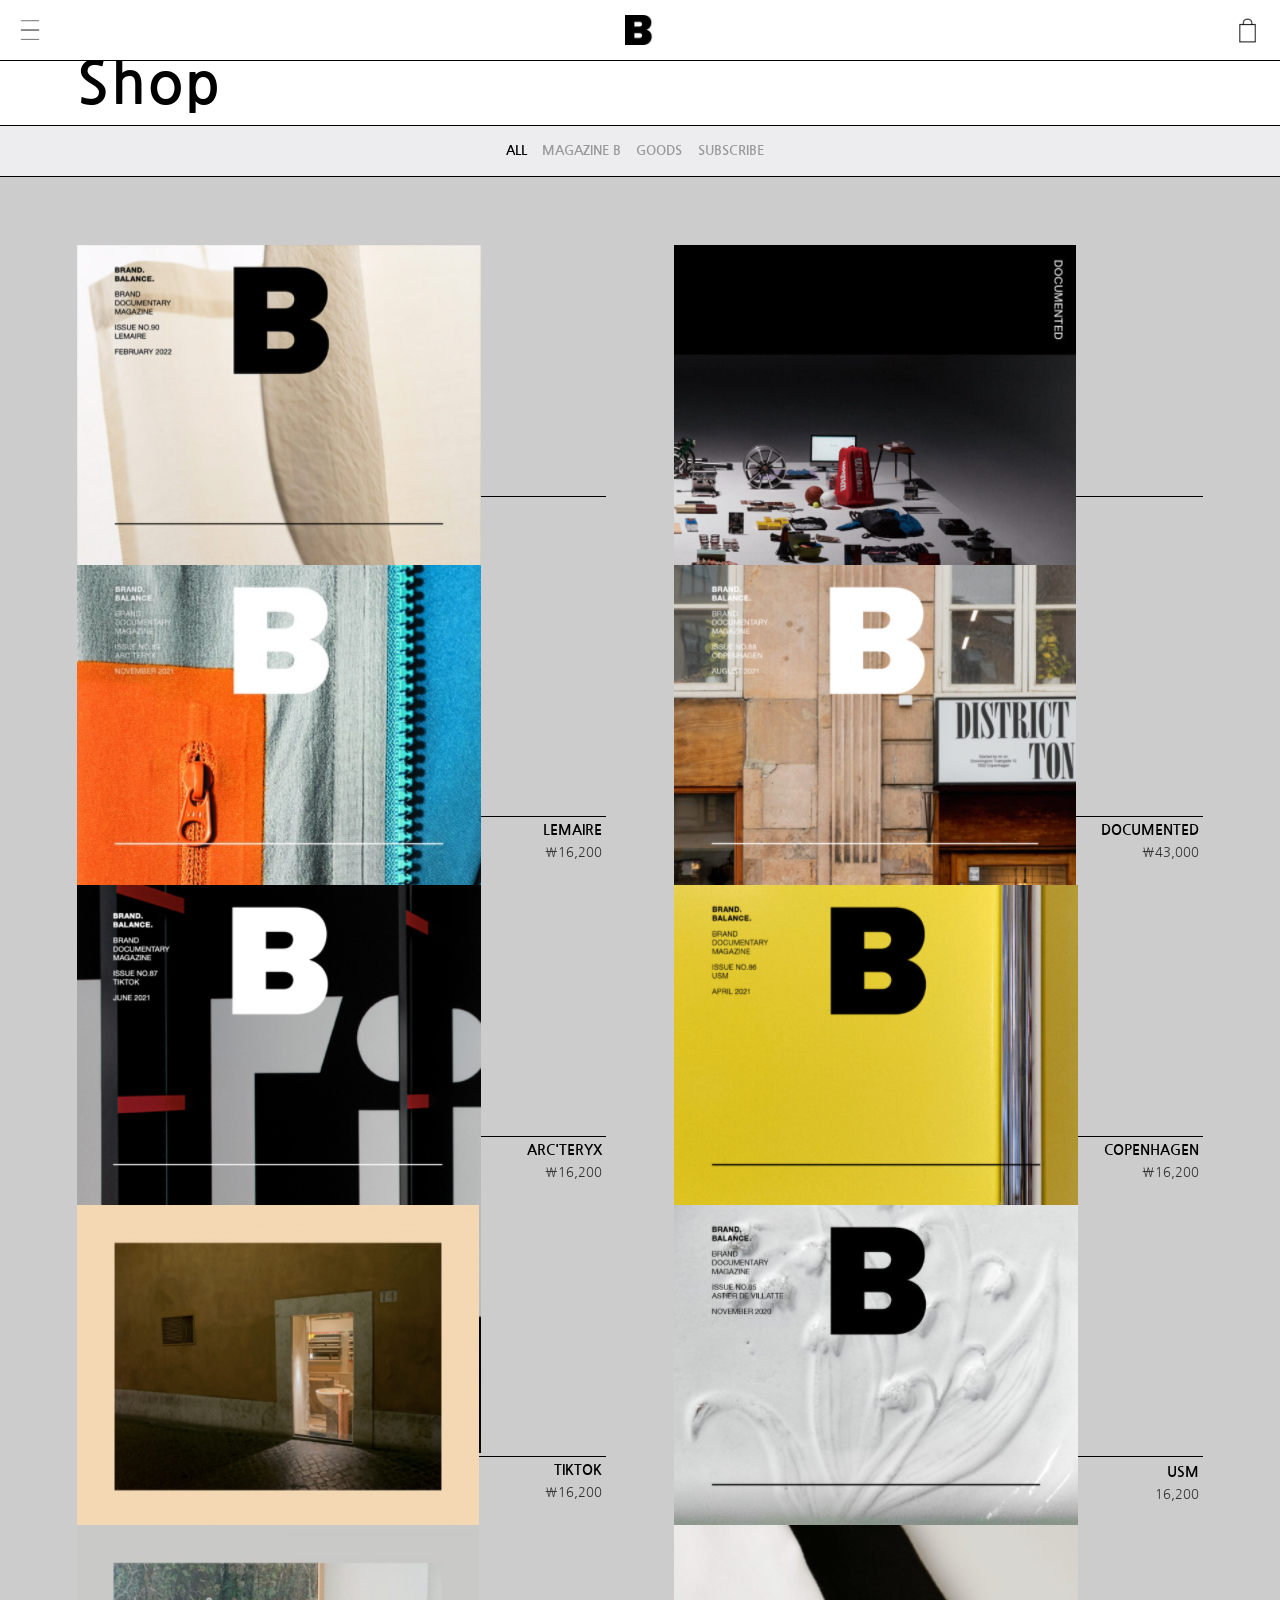
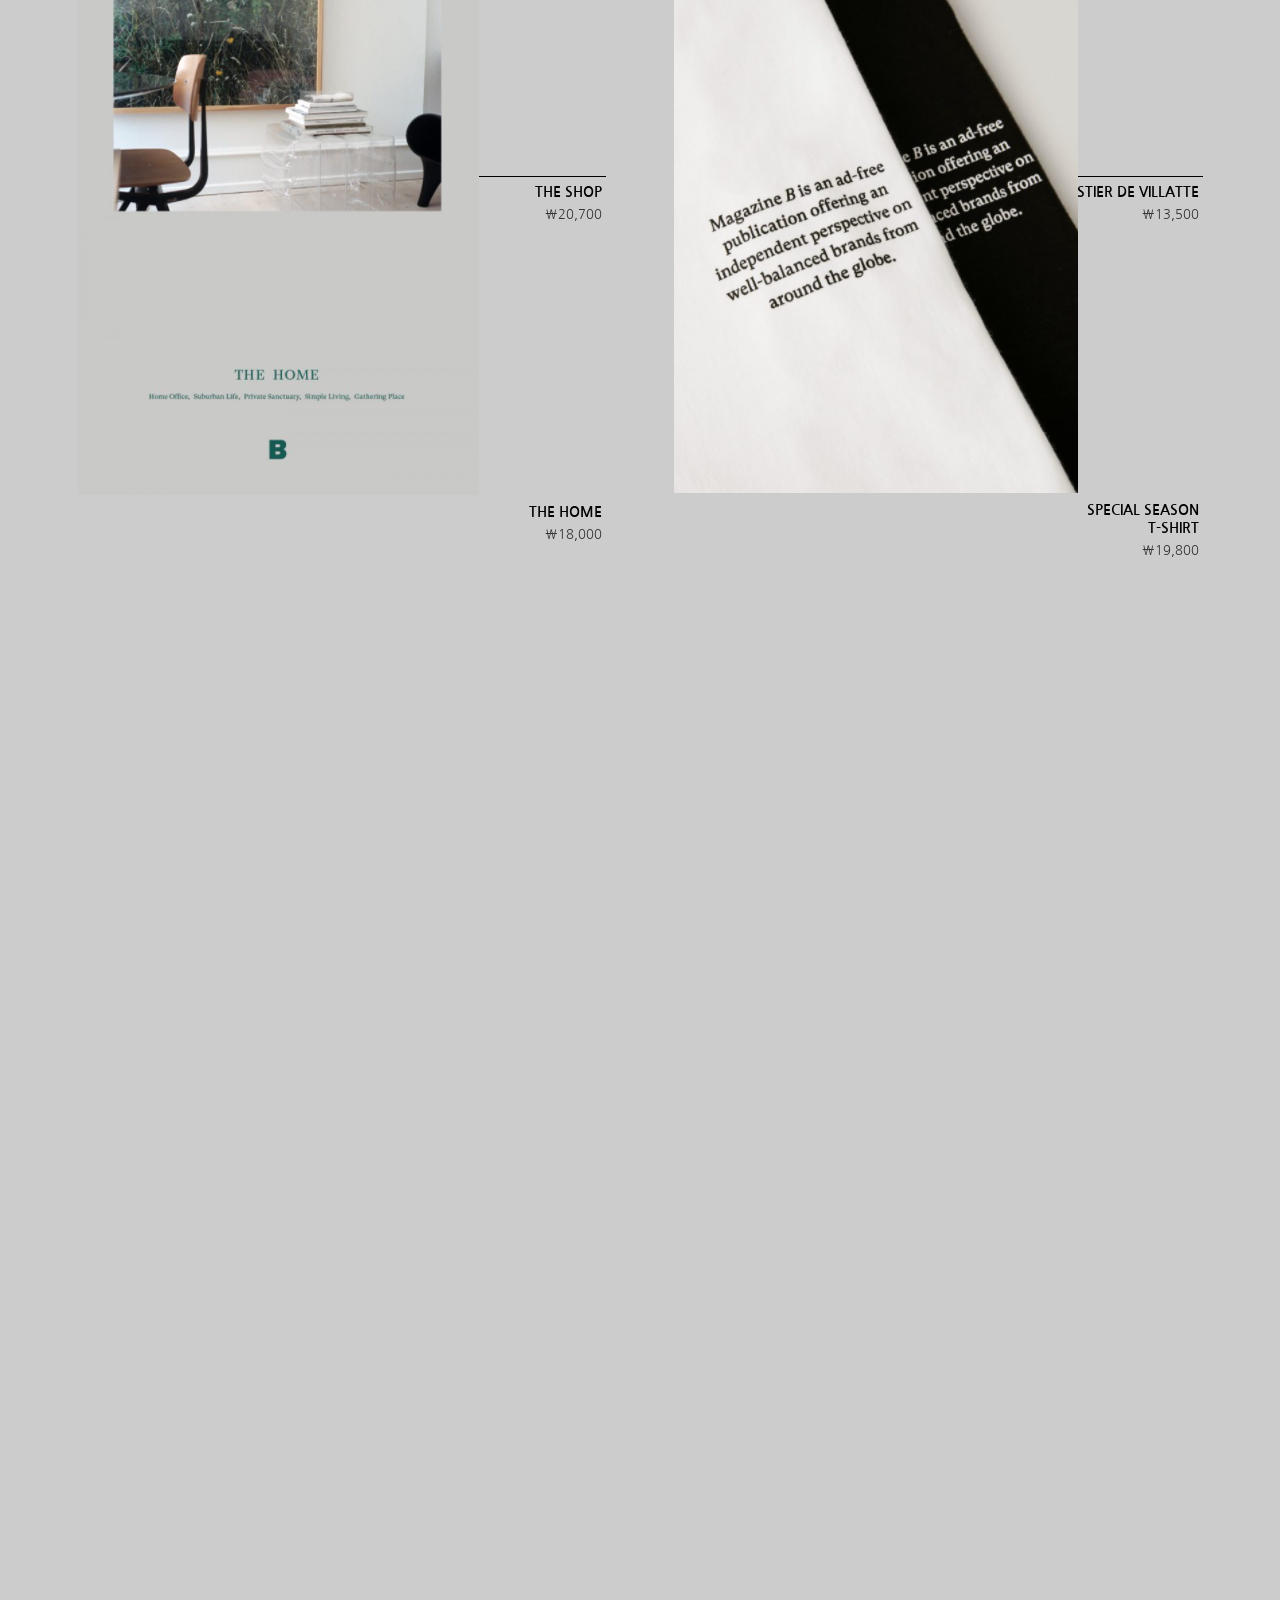
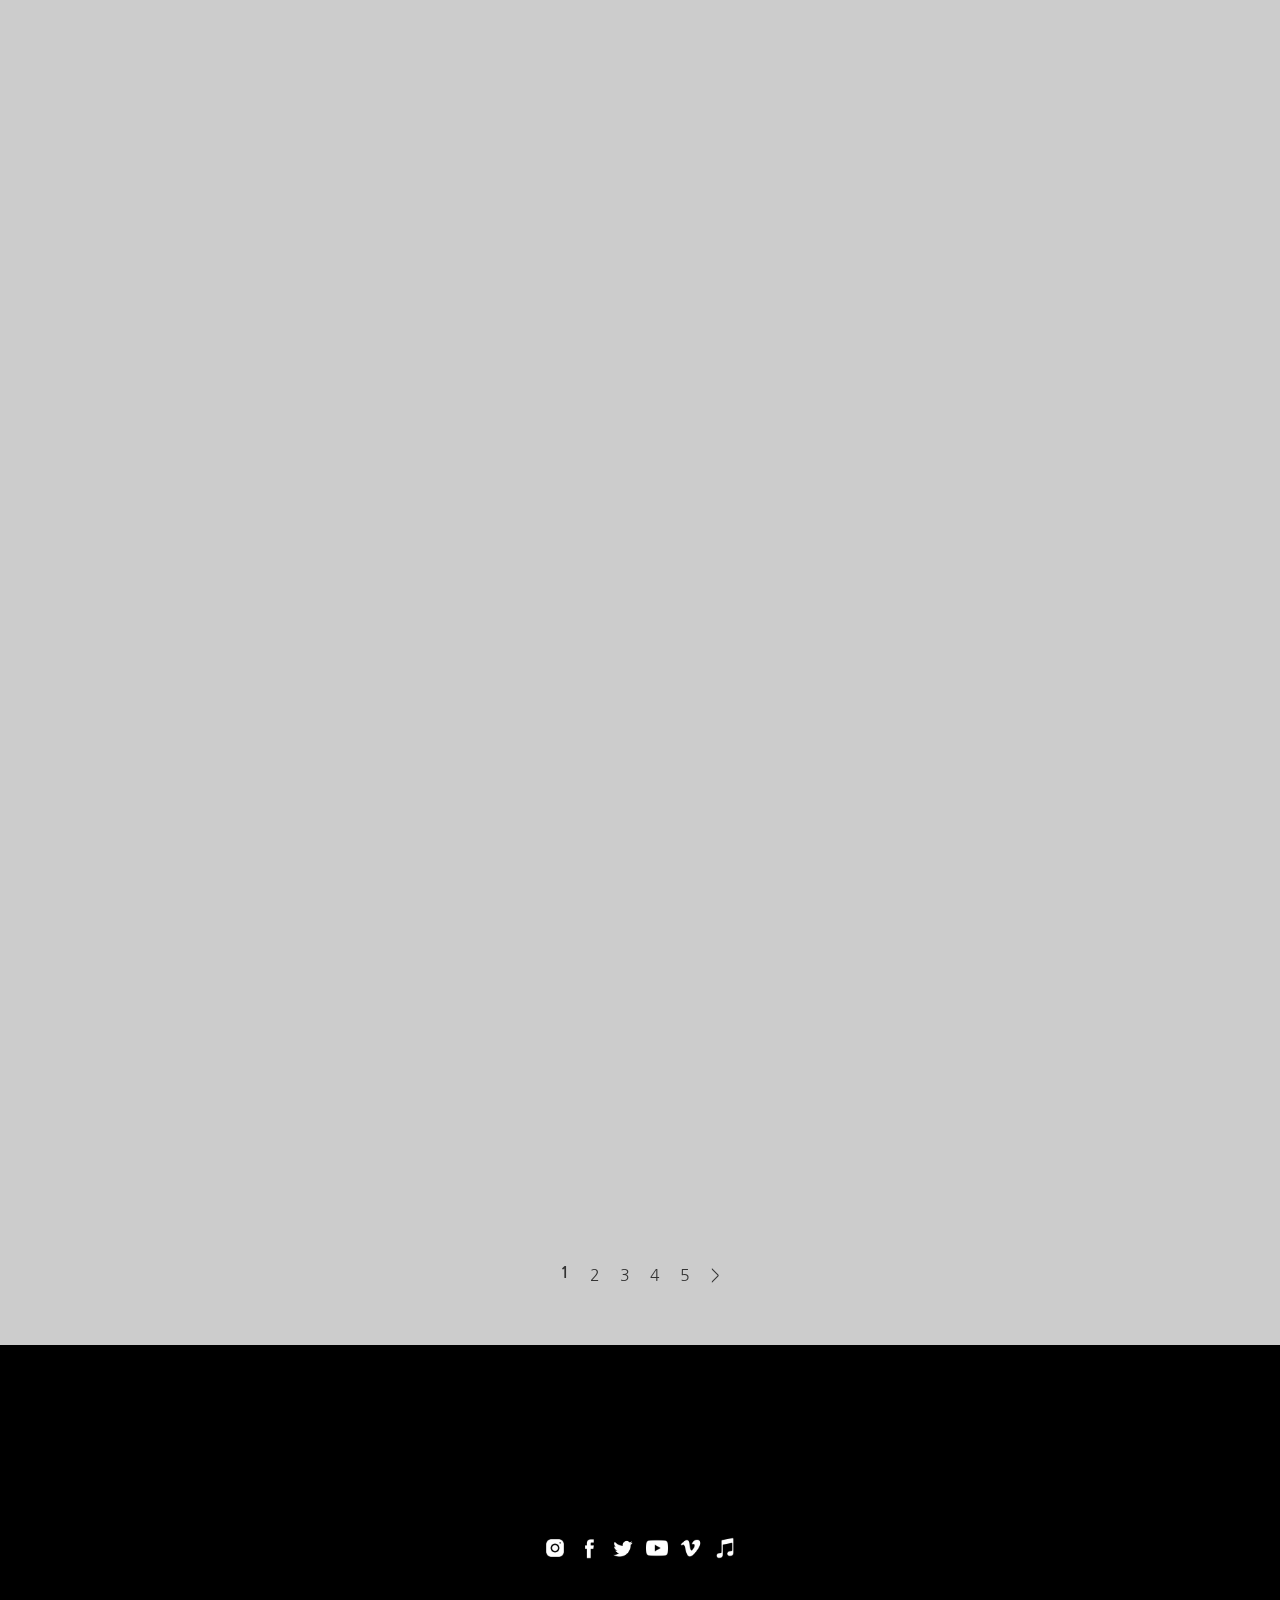
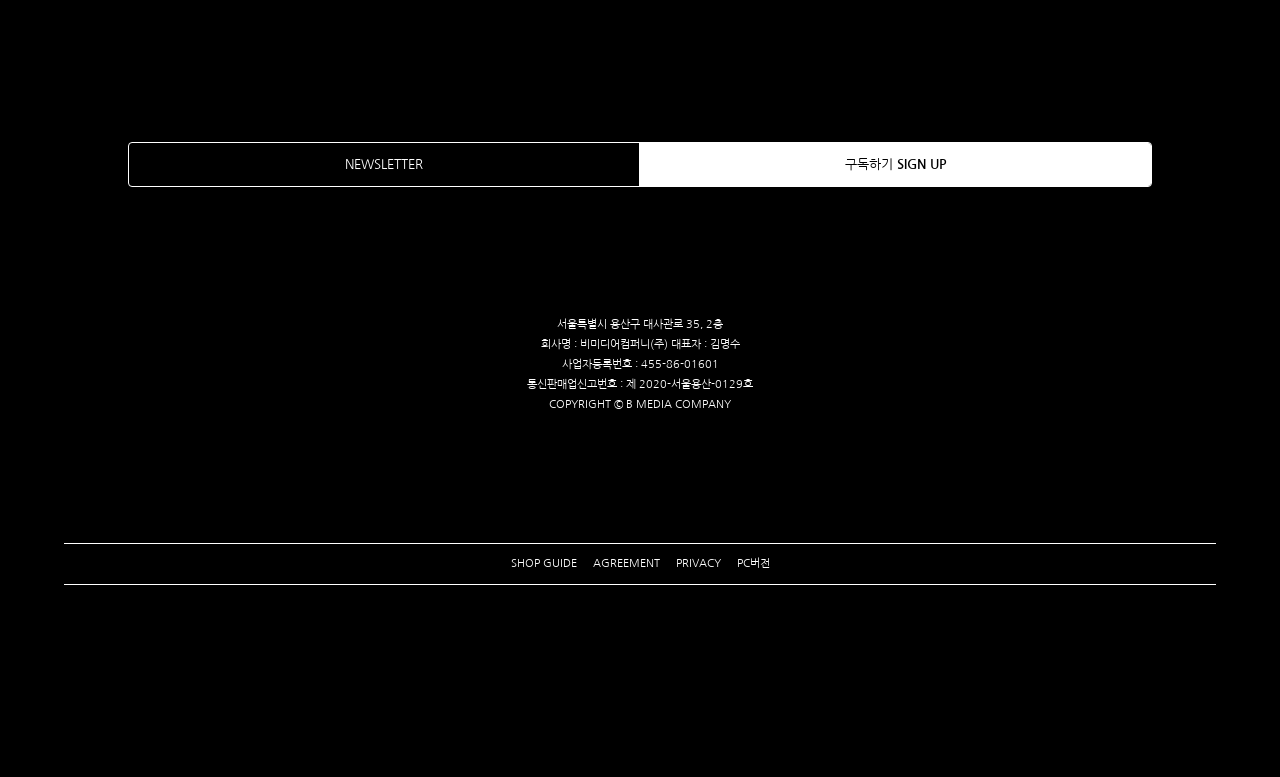
<file: shop.html>
﻿<!doctype html>
<html lang="ko">
<head>
<meta charset="utf-8">
<meta name="viewport" content="width=device-width, initial-scale=1, minimum-scale=1, maximum-scale=1, user-scalable=no">
<title>Archive - Magazine B</title>
<link href="https://fonts.googleapis.com/icon?family=Material+Icons" rel="stylesheet">
<link rel="shortcut icon" type="image/x-icon" href="image/b_icon.ico">
<link rel="stylesheet" href="css/swiper.css">
<link rel="stylesheet" href="css/swiper.min.css">
<link rel="stylesheet" href="css/sub.css">
</head>
<body>
    <div id="wrap">
        <header>
            <nav>
                <!--/////// Header ////////-->			
                <div class="nav_top clear"> 
                    <div class="top_left">
                        <a href="#" class="gnb_btn"><img src="image/m_cate_icon.png" alt="전체메뉴"></a>					
                    </div>
                    <h2><a href="index.html"><img src="image/m_main_logo.png" alt="메인로고"></a></h2>
                    <div class="top_right">
                        <a href="#"><img src="image/m_cart_icon.png" alt="장바구니"></a>
                    </div>
                </div>
    
                <!--/////// 전체메뉴 클릭시 나오는 메뉴 ////////-->
                <div class="gnb">
                    <div class="gnb_top">
                        <div class="close"><a href="#"><img src="image/close_black.png" alt="close"></a></div>
                        <div class="search_bar">
                            <input type="text" placeholder="검색어" name="search">
                            <button><img src="image/search_black.png" alt="search"></button>
                        </div>
                    </div>
                    <ul class="gnb_list">
                        <li><a href="#none">ABOUT B</a>
                            <ul>
                                <li><span></span><a href="about_us.html">ABOUT US</a></li>
                                <li><span></span><a href="our_story.html">OUR STORY</a></li>
                                <li><span></span><a href="stockists.html">STOCKISTS</a></li>
                                <li><span></span><a href="contact.html">CONTACT</a></li>
                            </ul>
                        </li>
                        <li><a href="archive.html">ARCHIVE</a></li>
                        <li><a href="story.html">STORY</a></li>
                        <li><a href="shop.html">SHOP</a></li>
                        <li><a href="newsletter.html">NEWSLETTER</a></li>
                    </ul>
                    <div class="gnb_bottom">
                        <div class="gnb_bottom_left">
                            <ul>
                                <li><a href="#none" class="lactive">KOR</a></li>
                                <li><a href="#none">ENG</a></li> 
                            </ul>
                        </div>
                        <ul class="gnb_bottom_right">
                            <li><a href="#none">로그인/회원가입</a></li>
                            <li><a href="#none">주문조회</a></li>
                            <li><a href="#none">장바구니</a></li>     
                        </ul>
                    </div>
                </div>	
            </nav>		
        </header>
    
        <section>
            <div class="sub_title sh_title">
                    <h3>Shop</h3>
            </div>
            <div class="sh">
                <div class="sh_menu">
                    <ul>
                        <li class="sh_selected"><a href="#sh_tabmenu1" onclick="return false">ALL</a></li>
                        <li><a href="#sh_tabmenu2" onclick="return false">MAGAZINE B</a></li>
                        <li><a href="#sh_tabmenu3" onclick="return false">GOODS</a></li>
                        <li><a href="#sh_tabmenu4" onclick="return false">SUBSCRIBE</a></li>
                    </ul>
                </div>
    
                <ul class="sh_tabmenu">
                    <li id="sh_tabmenu1">
                        <!--탭메뉴 클릭시 바뀌는 하단내용-->
                        <ul class="sh_panel">
                            <li id="sh_atab1">
                                <ul>
                                    <li>
                                        <a href="#none">
                                            <img src="image/sh_01.png" alt="shop">
                                            <div class="sh_text">
                                                <h3>LEMAIRE</h3>
                                                <h4>₩16,200</h4>
                                            </div>
                                        </a>
                                    </li>
                                    <li>
                                        <a href="#none">
                                            <img src="image/sh_02.png" alt="shop">
                                            <div class="sh_text">
                                                <h3>DOCUMENTED</h3>
                                                <h4>₩43,000</h4>
                                            </div>
                                        </a>
                                    </li>
                                    <li>
                                        <a href="#none">
                                            <img src="image/sh_03.png" alt="shop">
                                            <div class="sh_text">
                                                <h3>ARC'TERYX</h3>
                                                <h4>₩16,200</h4>
                                            </div>
                                        </a>
                                    </li>
                                    <li>
                                        <a href="#none">
                                            <img src="image/sh_04.png" alt="shop">
                                            <div class="sh_text">
                                                <h3>COPENHAGEN</h3>
                                                <h4>₩16,200</h4>
                                            </div>
                                        </a>
                                    </li>
                                    <li>
                                        <a href="#none">
                                            <img src="image/sh_05.png" alt="shop">
                                            <div class="sh_text">
                                                <h3>TIKTOK</h3>
                                                <h4>₩16,200</h4>
                                            </div>
                                        </a>
                                    </li>
                                    <li>
                                        <a href="#none">
                                            <img src="image/sh_06.png" alt="shop">
                                            <div class="sh_text">
                                                <h3>USM</h3>
                                                <h4>16,200</h4>
                                            </div>
                                        </a>
                                    </li>
                                    <li>
                                        <a href="#none">
                                            <img src="image/sh_07.png" alt="shop">
                                            <div class="sh_text">
                                                <h3>THE SHOP</h3>
                                                <h4>₩20,700</h4>
                                            </div>
                                        </a>
                                    </li>
                                    <li>
                                        <a href="#none">
                                            <img src="image/sh_08.png" alt="shop">
                                            <div class="sh_text">
                                                <h3>ASTIER DE VILLATTE</h3>
                                                <h4>₩13,500</h4>
                                            </div>
                                        </a>
                                    </li>
                                    <li>
                                        <a href="#none">
                                            <img src="image/sh_09.png" alt="shop">
                                            <div class="sh_text">
                                                <h3>THE HOME</h3>
                                                <h4>₩18,000</h4>
                                            </div>
                                        </a>
                                    </li>
                                    <li>
                                        <a href="#none">
                                            <img src="image/sh_10.png" alt="shop">
                                            <div class="sh_text">
                                              <h3>SPECIAL SEASON<br>T-SHIRT</h3>
                                              <h4>₩19,800</h4>
                                            </div>
                                        </a>
                                    </li>
                                </ul>
                            </li>
                            <li id="sh_atab2">  
                                <ul>
                                    <li>
                                        <a href="#none">
                                            <img src="image/sh_11.png" alt="shop">
                                            <div class="sh_text">
                                                <h3>RAPHA</h3>
                                                <h4>₩13,500</h4>
                                            </div>
                                        </a>
                                    </li>
                                    <li>
                                        <a href="#none">
                                            <img src="image/sh_12.png" alt="shop">
                                            <div class="sh_text">
                                                <h3>YOUTUBE</h3>
                                                <h4>₩13,500</h4>
                                            </div>
                                        </a>
                                    </li>
                                    <li>
                                        <a href="#none">
                                            <img src="image/sh_13.png" alt="shop">
                                            <div class="sh_text">
                                                <h3>BALI</h3>
                                                <h4>₩16,200</h4>
                                            </div>
                                        </a>
                                    </li>
                                    <li>
                                        <a href="#none">
                                            <img src="image/sh_14.png" alt="shop">
                                            <div class="sh_text">
                                              <h3>8 Years, 80 Brands 엽서책</h3>
                                              <h4>₩27,000</h4>
                                            </div>
                                        </a>
                                    </li>
                                    <li>
                                        <a href="#none">
                                            <img src="image/sh_15.png" alt="shop">
                                            <div class="sh_text">
                                                <h3>SOHO HOUSE</h3>
                                                <h4>₩13,500</h4>
                                            </div>
                                        </a>
                                    </li>
                                    <li>
                                        <a href="#none">
                                            <img src="image/sh_16.png" alt="shop">
                                            <div class="sh_text">
                                                <h3>MONTBLANC</h3>
                                                <h4>₩13,500</h4>
                                            </div>
                                        </a>
                                    </li>
                                    <li>
                                        <a href="#none">
                                            <img src="image/sh_17.png" alt="shop">
                                            <div class="sh_text">
                                                <h3>MINI</h3>
                                                <h4>₩13,500</h4>
                                            </div>
                                        </a>
                                    </li>
                                    <li>
                                        <a href="#none">
                                            <img src="image/sh_18.png" alt="shop">
                                            <div class="sh_text">
                                                <h3>A.P.C.</h3>
                                                <h4>₩16,200</h4>
                                            </div>
                                        </a>
                                    </li>
                                    <li>
                                        <a href="#none">
                                            <img src="image/sh_19.png" alt="shop">
                                            <div class="sh_text">
                                                <h3>G-SHOCK</h3>
                                                <h4>₩13,500</h4>
                                            </div>
                                        </a>
                                    </li>
                                    <li>
                                        <a href="#none">
                                            <img src="image/sh_20.png" alt="shop">
                                            <div class="sh_text">
                                                <h3>BLUE BOTTLE COFFEE</h3>
                                                <h4>₩13,500</h4>
                                            </div>
                                        </a>
                                    </li>
                                </ul>
                            </li>
                            <li id="sh_atab3">  
                                <ul>
                                    <li>
                                        <a href="#none">
                                            <img src="image/sh_21.png" alt="shop">
                                            <div class="sh_text">
                                                <h3>LULULEMON</h3>
                                                <h4>₩13,500</h4>
                                            </div>
                                        </a>
                                    </li>
                                    <li>
                                        <a href="#none">
                                            <img src="image/sh_22.png" alt="shop">
                                            <div class="sh_text">
                                                <h3>BANGKOK</h3>
                                                <h4>₩13,500</h4>
                                            </div>
                                        </a>
                                    </li>
                                    <li>
                                        <a href="#none">
                                            <img src="image/sh_23.png" alt="shop">
                                            <div class="sh_text">
                                                <h3>CHANEL</h3>
                                                <h4>₩16,200</h4>
                                            </div>
                                        </a>
                                    </li>
                                    <li>
                                        <a href="#none">
                                            <img src="image/sh_24.png" alt="shop">
                                            <div class="sh_text">
                                                <h3>HAY</h3>
                                                <h4>₩13,500</h4>
                                            </div>
                                        </a>
                                    </li>
                                    <li>
                                        <a href="#none">
                                            <img src="image/sh_25.png" alt="shop">
                                            <div class="sh_text">
                                                <h3>SEOUL 2nd Edition</h3>
                                                <h4>₩16,200</h4>
                                            </div>
                                        </a>
                                    </li>
                                    <li>
                                        <a href="#none">
                                            <img src="image/sh_26.png" alt="shop">
                                            <div class="sh_text">
                                                <h3>DJI</h3>
                                                <h4>₩13,500</h4>
                                            </div>
                                        </a>
                                    </li>
                                    <li>
                                        <a href="#none">
                                            <img src="image/sh_27.png" alt="shop">
                                            <div class="sh_text">
                                                <h3>PORSCHE</h3>
                                                <h4>₩13,500</h4>
                                            </div>
                                        </a>
                                    </li>
                                    <li>
                                        <a href="#none">
                                            <img src="image/sh_28.png" alt="shop">
                                            <div class="sh_text">
                                                <h3>MAISON KITSUNE</h3>
                                                <h4>₩13,500</h4>
                                            </div>
                                        </a>
                                    </li>
                                    <li>
                                        <a href="#none">
                                            <img src="image/sh_29.png" alt="shop">
                                            <div class="sh_text">
                                                <h3>INSTAGRAM</h3>
                                                <h4>₩16,200</h4>
                                            </div>
                                        </a>
                                    </li>
                                    <li>
                                        <a href="#none">
                                            <img src="image/sh_30.png" alt="shop">
                                            <div class="sh_text">
                                                <h3>KYOTO</h3>
                                                <h4>₩13,500</h4>
                                            </div>
                                        </a>
                                    </li>
                                </ul>
                            </li>
                            <li id="sh_atab4">  
                                <ul>
                                    <li>
                                        <a href="#none">
                                            <img src="image/sh_31.png" alt="shop">
                                            <div class="sh_text">
                                                <h3>HOSHINOYA</h3>
                                                <h4>₩13,500</h4>
                                            </div>
                                        </a>
                                    </li>
                                    <li>
                                        <a href="#none">
                                            <img src="image/sh_32.png" alt="shop">
                                            <div class="sh_text">
                                                <h3>LE LABO</h3>
                                                <h4>₩13,500</h4>
                                            </div>
                                        </a>
                                    </li>
                                    <li>
                                        <a href="#none">
                                            <img src="image/sh_33.png" alt="shop">
                                            <div class="sh_text">
                                                <h3>MOSCOT</h3>
                                                <h4>₩13,500</h4>
                                            </div>
                                        </a>
                                    </li>
                                    <li>
                                        <a href="#none">
                                            <img src="image/sh_34.png" alt="shop">
                                            <div class="sh_text">
                                                <h3>IKEA</h3>
                                                <h4>₩14,400</h4>
                                            </div>
                                        </a>
                                    </li>
                                    <li>
                                        <a href="#none">
                                            <img src="image/sh_35.png" alt="shop">
                                            <div class="sh_text">
                                                <h3>MOLESKINE</h3>
                                                <h4>₩11,700</h4>
                                            </div>
                                        </a>
                                    </li>
                                    <li>
                                        <a href="#none">
                                            <img src="image/sh_36.png" alt="shop">
                                            <div class="sh_text">
                                                <h3>ACNE STUDIOS</h3>
                                                <h4>₩11,700</h4>
                                            </div>
                                        </a>
                                    </li>
                                    <li>
                                        <a href="#none">
                                            <img src="image/sh_37.png" alt="shop">
                                            <div class="sh_text">
                                                <h3>MONOCLE</h3>
                                                <h4>₩11,700</h4>
                                            </div>
                                        </a>
                                    </li>
                                    <li>
                                        <a href="#none">
                                            <img src="image/sh_38.png" alt="shop">
                                            <div class="sh_text">
                                                <h3>DANNER</h3>
                                                <h4>₩11,700</h4>
                                            </div>
                                        </a>
                                    </li>
                                    <li>
                                        <a href="#none">
                                            <img src="image/sh_39.png" alt="shop">
                                            <div class="sh_text">
                                                <h3>PORTLAND</h3>
                                                <h4>₩14,400</h4>
                                            </div>
                                        </a>
                                    </li>
                                    <li>
                                        <a href="#none">
                                            <img src="image/sh_40.png" alt="shop">
                                            <div class="sh_text">
                                                <h3>BALMUDA</h3>
                                                <h4>₩11,700</h4>
                                            </div>
                                        </a>
                                    </li>
                                </ul>
                            </li>
                            <li id="sh_atab5">  
                                <ul>
                                    <li>
                                        <a href="#none">
                                            <img src="image/sh_41.png" alt="shop">
                                            <div class="sh_text">
                                                <h3>MICHELIN GUIDE</h3>
                                                <h4>₩11,700</h4>
                                            </div>
                                        </a>
                                    </li>
                                    <li>
                                        <a href="#none">
                                            <img src="image/sh_42.png" alt="shop">
                                            <div class="sh_text">
                                                <h3>APPLE MUSIC</h3>
                                                <h4>₩11,700</h4>
                                            </div>
                                        </a>
                                    </li>
                                    <li>
                                        <a href="#none">
                                            <img src="image/sh_43.png" alt="shop">
                                            <div class="sh_text">
                                                <h3>MAISON MARGIELA</h3>
                                                <h4>₩11,700</h4>
                                            </div>
                                        </a>
                                    </li>
                                    <li>
                                        <a href="#none">
                                            <img src="image/sh_44.png" alt="shop">
                                            <div class="sh_text">
                                                <h3>MUJI</h3>
                                                <h4>₩14,400</h4>
                                            </div>
                                        </a>
                                    </li>
                                    <li>
                                        <a href="#none">
                                            <img src="image/sh_45.png" alt="shop">
                                            <div class="sh_text">
                                                <h3>WEWORK</h3>
                                                <h4>₩11,700</h4>
                                            </div>
                                        </a>
                                    </li>
                                    <li>
                                        <a href="#none">
                                            <img src="image/sh_46.png" alt="shop">
                                            <div class="sh_text">
                                                <h3>MR PORTER</h3>
                                                <h4>₩11,700</h4>
                                            </div>
                                        </a>
                                    </li>
                                    <li>
                                        <a href="#none">
                                            <img src="image/sh_47.png" alt="shop">
                                            <div class="sh_text">
                                                <h3>SEOUL</h3>
                                                <h4>품절</h4>
                                            </div>
                                        </a>
                                    </li>
                                    <li>
                                        <a href="#none">
                                            <img src="image/sh_48.png" alt="shop">
                                            <div class="sh_text">
                                                <h3>NETFLIX</h3>
                                                <h4>₩11,700</h4>
                                            </div>
                                        </a>
                                    </li>
                                    <li>
                                        <a href="#none">
                                            <img src="image/sh_49.png" alt="shop">
                                            <div class="sh_text">
                                                <h3>AIRBNB</h3>
                                                <h4>₩14,400</h4>
                                            </div>
                                        </a>
                                    </li>
                                    <li>
                                        <a href="#none">
                                            <img src="image/sh_50.png" alt="shop">
                                            <div class="sh_text">
                                                <h3>HAAGEN-DAZS</h3>
                                                <h4>₩11,700</h4>
                                            </div>
                                        </a>
                                    </li>
                                </ul>
                            </li>
                        </ul>
                        <!--탭메뉴-->
                        <div class="atab_sh tab_sh">
                            <ul>
                                <li class="tab_selected"><a href="#sh_atab1" onclick="return false">1</a></li>
                                <li><a href="#sh_atab2" onclick="return false">2</a></li>
                                <li><a href="#sh_atab3" onclick="return false">3</a></li>
                                <li><a href="#sh_atab4" onclick="return false">4</a></li>
                                <li><a href="#sh_atab5" onclick="return false">5</a></li>
                                <li class="next_page">></li>
                            </ul>
                        </div>
                    </li>
    
                    <li id="sh_tabmenu2">
                        <!--탭메뉴 클릭시 바뀌는 하단내용-->
                        <ul class="sh_panel">
                            <li id="sh_btab1">
                                <ul>
                                    <li>
                                        <a href="#none">
                                            <img src="image/sh_01.png" alt="shop">
                                            <div class="sh_text">
                                                <h3>LEMAIRE</h3>
                                                <h4>₩16,200</h4>
                                            </div>
                                        </a>
                                    </li>
                                    <li>
                                        <a href="#none">
                                            <img src="image/sh_02.png" alt="shop">
                                            <div class="sh_text">
                                                <h3>DOCUMENTED</h3>
                                                <h4>₩43,000</h4>
                                            </div>
                                        </a>
                                    </li>
                                    <li>
                                        <a href="#none">
                                            <img src="image/sh_03.png" alt="shop">
                                            <div class="sh_text">
                                                <h3>ARC'TERYX</h3>
                                                <h4>₩16,200</h4>
                                            </div>
                                        </a>
                                    </li>
                                    <li>
                                        <a href="#none">
                                            <img src="image/sh_04.png" alt="shop">
                                            <div class="sh_text">
                                                <h3>COPENHAGEN</h3>
                                                <h4>₩16,200</h4>
                                            </div>
                                        </a>
                                    </li>
                                    <li>
                                        <a href="#none">
                                            <img src="image/sh_05.png" alt="shop">
                                            <div class="sh_text">
                                                <h3>TIKTOK</h3>
                                                <h4>₩16,200</h4>
                                            </div>
                                        </a>
                                    </li>
                                    <li>
                                        <a href="#none">
                                            <img src="image/sh_06.png" alt="shop">
                                            <div class="sh_text">
                                                <h3>USM</h3>
                                                <h4>16,200</h4>
                                            </div>
                                        </a>
                                    </li>
                                    <li>
                                        <a href="#none">
                                            <img src="image/sh_07.png" alt="shop">
                                            <div class="sh_text">
                                                <h3>THE SHOP</h3>
                                                <h4>₩20,700</h4>
                                            </div>
                                        </a>
                                    </li>
                                    <li>
                                        <a href="#none">
                                            <img src="image/sh_08.png" alt="shop">
                                            <div class="sh_text">
                                                <h3>ASTIER DE VILLATTE</h3>
                                                <h4>₩13,500</h4>
                                            </div>
                                        </a>
                                    </li>
                                    <li>
                                        <a href="#none">
                                            <img src="image/sh_09.png" alt="shop">
                                            <div class="sh_text">
                                                <h3>THE HOME</h3>
                                                <h4>₩18,000</h4>
                                            </div>
                                        </a>
                                    </li>
                                    <li>
                                        <a href="#none">
                                            <img src="image/sh_11.png" alt="shop">
                                            <div class="sh_text">
                                                <h3>RAPHA</h3>
                                                <h4>₩13,500</h4>
                                            </div>
                                        </a>
                                    </li>
                                </ul>
                            </li>
                            <li id="sh_btab2">  
                                <ul>
                                    <li>
                                        <a href="#none">
                                            <img src="image/sh_12.png" alt="shop">
                                            <div class="sh_text">
                                                <h3>YOUTUBE</h3>
                                                <h4>₩13,500</h4>
                                            </div>
                                        </a>
                                    </li>
                                    <li>
                                        <a href="#none">
                                            <img src="image/sh_13.png" alt="shop">
                                            <div class="sh_text">
                                                <h3>BALI</h3>
                                                <h4>₩16,200</h4>
                                            </div>
                                        </a>
                                    </li>
                                    <li>
                                        <a href="#none">
                                            <img src="image/sh_15.png" alt="shop">
                                            <div class="sh_text">
                                                <h3>SOHO HOUSE</h3>
                                                <h4>₩13,500</h4>
                                            </div>
                                        </a>
                                    </li>
                                    <li>
                                        <a href="#none">
                                            <img src="image/sh_16.png" alt="shop">
                                            <div class="sh_text">
                                                <h3>MONTBLANC</h3>
                                                <h4>₩13,500</h4>
                                            </div>
                                        </a>
                                    </li>
                                    <li>
                                        <a href="#none">
                                            <img src="image/sh_17.png" alt="shop">
                                            <div class="sh_text">
                                                <h3>MINI</h3>
                                                <h4>₩13,500</h4>
                                            </div>
                                        </a>
                                    </li>
                                    <li>
                                        <a href="#none">
                                            <img src="image/sh_18.png" alt="shop">
                                            <div class="sh_text">
                                                <h3>A.P.C.</h3>
                                                <h4>₩16,200</h4>
                                            </div>
                                        </a>
                                    </li>
                                    <li>
                                        <a href="#none">
                                            <img src="image/sh_19.png" alt="shop">
                                            <div class="sh_text">
                                                <h3>G-SHOCK</h3>
                                                <h4>₩13,500</h4>
                                            </div>
                                        </a>
                                    </li>
                                    <li>
                                        <a href="#none">
                                            <img src="image/sh_20.png" alt="shop">
                                            <div class="sh_text">
                                                <h3>BLUE BOTTLE COFFEE</h3>
                                                <h4>₩13,500</h4>
                                            </div>
                                        </a>
                                    </li>
                                    <li>
                                        <a href="#none">
                                            <img src="image/sh_21.png" alt="shop">
                                            <div class="sh_text">
                                                <h3>LULULEMON</h3>
                                                <h4>₩13,500</h4>
                                            </div>
                                        </a>
                                    </li>
                                    <li>
                                        <a href="#none">
                                            <img src="image/sh_22.png" alt="shop">
                                            <div class="sh_text">
                                                <h3>BANGKOK</h3>
                                                <h4>₩13,500</h4>
                                            </div>
                                        </a>
                                    </li>
                                </ul>
                            </li>
                            <li id="sh_btab3">  
                                <ul>
                                    <li>
                                        <a href="#none">
                                            <img src="image/sh_23.png" alt="shop">
                                            <div class="sh_text">
                                                <h3>CHANEL</h3>
                                                <h4>₩16,200</h4>
                                            </div>
                                        </a>
                                    </li>
                                    <li>
                                        <a href="#none">
                                            <img src="image/sh_24.png" alt="shop">
                                            <div class="sh_text">
                                                <h3>HAY</h3>
                                                <h4>₩13,500</h4>
                                            </div>
                                        </a>
                                    </li>
                                    <li>
                                        <a href="#none">
                                            <img src="image/sh_25.png" alt="shop">
                                            <div class="sh_text">
                                                <h3>SEOUL 2nd Edition</h3>
                                                <h4>₩16,200</h4>
                                            </div>
                                        </a>
                                    </li>
                                    <li>
                                        <a href="#none">
                                            <img src="image/sh_26.png" alt="shop">
                                            <div class="sh_text">
                                                <h3>DJI</h3>
                                                <h4>₩13,500</h4>
                                            </div>
                                        </a>
                                    </li>
                                    <li>
                                        <a href="#none">
                                            <img src="image/sh_27.png" alt="shop">
                                            <div class="sh_text">
                                                <h3>PORSCHE</h3>
                                                <h4>₩13,500</h4>
                                            </div>
                                        </a>
                                    </li>
                                    <li>
                                        <a href="#none">
                                            <img src="image/sh_28.png" alt="shop">
                                            <div class="sh_text">
                                                <h3>MAISON KITSUNE</h3>
                                                <h4>₩13,500</h4>
                                            </div>
                                        </a>
                                    </li>
                                    <li>
                                        <a href="#none">
                                            <img src="image/sh_29.png" alt="shop">
                                            <div class="sh_text">
                                                <h3>INSTAGRAM</h3>
                                                <h4>₩16,200</h4>
                                            </div>
                                        </a>
                                    </li>
                                    <li>
                                        <a href="#none">
                                            <img src="image/sh_30.png" alt="shop">
                                            <div class="sh_text">
                                                <h3>KYOTO</h3>
                                                <h4>₩13,500</h4>
                                            </div>
                                        </a>
                                    </li>
                                    <li>
                                        <a href="#none">
                                            <img src="image/sh_31.png" alt="shop">
                                            <div class="sh_text">
                                                <h3>HOSHINOYA</h3>
                                                <h4>₩13,500</h4>
                                            </div>
                                        </a>
                                    </li>
                                    <li>
                                        <a href="#none">
                                            <img src="image/sh_32.png" alt="shop">
                                            <div class="sh_text">
                                                <h3>LE LABO</h3>
                                                <h4>₩13,500</h4>
                                            </div>
                                        </a>
                                    </li>
                                </ul>
                            </li>
                            <li id="sh_btab4">  
                                <ul>
                                    <li>
                                        <a href="#none">
                                            <img src="image/sh_33.png" alt="shop">
                                            <div class="sh_text">
                                                <h3>MOSCOT</h3>
                                                <h4>₩13,500</h4>
                                            </div>
                                        </a>
                                    </li>
                                    <li>
                                        <a href="#none">
                                            <img src="image/sh_34.png" alt="shop">
                                            <div class="sh_text">
                                                <h3>IKEA</h3>
                                                <h4>₩14,400</h4>
                                            </div>
                                        </a>
                                    </li>
                                    <li>
                                        <a href="#none">
                                            <img src="image/sh_35.png" alt="shop">
                                            <div class="sh_text">
                                                <h3>MOLESKINE</h3>
                                                <h4>₩11,700</h4>
                                            </div>
                                        </a>
                                    </li>
                                    <li>
                                        <a href="#none">
                                            <img src="image/sh_36.png" alt="shop">
                                            <div class="sh_text">
                                                <h3>ACNE STUDIOS</h3>
                                                <h4>₩11,700</h4>
                                            </div>
                                        </a>
                                    </li>
                                    <li>
                                        <a href="#none">
                                            <img src="image/sh_37.png" alt="shop">
                                            <div class="sh_text">
                                                <h3>MONOCLE</h3>
                                                <h4>₩11,700</h4>
                                            </div>
                                        </a>
                                    </li>
                                    <li>
                                        <a href="#none">
                                            <img src="image/sh_38.png" alt="shop">
                                            <div class="sh_text">
                                                <h3>DANNER</h3>
                                                <h4>₩11,700</h4>
                                            </div>
                                        </a>
                                    </li>
                                    <li>
                                        <a href="#none">
                                            <img src="image/sh_39.png" alt="shop">
                                            <div class="sh_text">
                                                <h3>PORTLAND</h3>
                                                <h4>₩14,400</h4>
                                            </div>
                                        </a>
                                    </li>
                                    <li>
                                        <a href="#none">
                                            <img src="image/sh_40.png" alt="shop">
                                            <div class="sh_text">
                                                <h3>BALMUDA</h3>
                                                <h4>₩11,700</h4>
                                            </div>
                                        </a>
                                    </li>
                                    <li>
                                        <a href="#none">
                                            <img src="image/sh_41.png" alt="shop">
                                            <div class="sh_text">
                                                <h3>MICHELIN GUIDE</h3>
                                                <h4>₩11,700</h4>
                                            </div>
                                        </a>
                                    </li>
                                    <li>
                                        <a href="#none">
                                            <img src="image/sh_42.png" alt="shop">
                                            <div class="sh_text">
                                                <h3>APPLE MUSIC</h3>
                                                <h4>₩11,700</h4>
                                            </div>
                                        </a>
                                    </li>
                                </ul>
                            </li>
                            <li id="sh_btab5">  
                                <ul>
                                    <li>
                                        <a href="#none">
                                            <img src="image/sh_43.png" alt="shop">
                                            <div class="sh_text">
                                                <h3>MAISON MARGIELA</h3>
                                                <h4>₩11,700</h4>
                                            </div>
                                        </a>
                                    </li>
                                    <li>
                                        <a href="#none">
                                            <img src="image/sh_44.png" alt="shop">
                                            <div class="sh_text">
                                                <h3>MUJI</h3>
                                                <h4>₩14,400</h4>
                                            </div>
                                        </a>
                                    </li>
                                    <li>
                                        <a href="#none">
                                            <img src="image/sh_45.png" alt="shop">
                                            <div class="sh_text">
                                                <h3>WEWORK</h3>
                                                <h4>₩11,700</h4>
                                            </div>
                                        </a>
                                    </li>
                                    <li>
                                        <a href="#none">
                                            <img src="image/sh_46.png" alt="shop">
                                            <div class="sh_text">
                                                <h3>MR PORTER</h3>
                                                <h4>₩11,700</h4>
                                            </div>
                                        </a>
                                    </li>
                                    <li>
                                        <a href="#none">
                                            <img src="image/sh_47.png" alt="shop">
                                            <div class="sh_text">
                                                <h3>SEOUL</h3>
                                                <h4>품절</h4>
                                            </div>
                                        </a>
                                    </li>
                                    <li>
                                        <a href="#none">
                                            <img src="image/sh_48.png" alt="shop">
                                            <div class="sh_text">
                                                <h3>NETFLIX</h3>
                                                <h4>₩11,700</h4>
                                            </div>
                                        </a>
                                    </li>
                                    <li>
                                        <a href="#none">
                                            <img src="image/sh_49.png" alt="shop">
                                            <div class="sh_text">
                                                <h3>AIRBNB</h3>
                                                <h4>₩14,400</h4>
                                            </div>
                                        </a>
                                    </li>
                                    <li>
                                        <a href="#none">
                                            <img src="image/sh_50.png" alt="shop">
                                            <div class="sh_text">
                                                <h3>HAAGEN-DAZS</h3>
                                                <h4>₩11,700</h4>
                                            </div>
                                        </a>
                                    </li>
                                </ul>
                            </li>
                        </ul>
                        <!--탭메뉴-->
                        <div class="btab_sh tab_sh">
                            <ul>
                                <li class="tab_selected"><a href="#sh_btab1" onclick="return false">1</a></li>
                                <li><a href="#sh_btab2" onclick="return false">2</a></li>
                                <li><a href="#sh_btab3" onclick="return false">3</a></li>
                                <li><a href="#sh_btab4" onclick="return false">4</a></li>
                                <li><a href="#sh_btab5" onclick="return false">5</a></li>
                                <li class="next_page">></li>
                            </ul>
                        </div>
                    </li>
    
                    <li id="sh_tabmenu3">
                        <!--탭메뉴 클릭시 바뀌는 하단내용-->
                        <ul class="sh_panel">
                            <li id="sh_ctab">
                                <ul>
                                    <li>
                                        <a href="#none">
                                            <img src="image/sh_10.png" alt="archive">
                                            <div class="sh_text">
                                                <h3>SPECIAL SEASON T-SHIRT</h3>
                                                <h4>₩19,800</h4>
                                            </div>
                                        </a>
                                    </li>
                                    <li>
                                        <a href="#none">
                                            <img src="image/sh_14.png" alt="archive">
                                            <div class="sh_text">
                                                <h3>8 Years, 80 Brands 엽서책</h3>
                                                <h4>₩27,000</h4>
                                            </div>
                                        </a>
                                    </li>
                                </ul>
                            </li>
                        </ul>
                    </li>
    
                    <li id="sh_tabmenu4">
                      <div class="sh_panel">
                        <h5>SUBSCRIBE</h5>
                        <div class="sr_last_image"></div>
                        <p>
                          매거진 &lt;B&gt; 에서 발행되는 모든 정기간행물의 정기구독은 국내 최대 규모 총판사 '나이스북'에서 위탁
                          진행하고 있습니다. 아래 링크를 누르시면 현재 사이트에서 벗어나 '나이스북'의 매거진 &lt;B&gt; 정기구독
                          페이지로 이동하게 됩니다. 정기구독 가입을 원하시는 분은 아래 신청하기 버튼을, 현재 사이트 이용을
                          원하시는 분은 쇼핑 계속하기 버튼을 눌러주세요.
                        </p>
                        <ul class="sr_last_btn">
                          <li><a href="http://magazineb.nicebook.kr/html/onestop/main_magazineb.php" target="_blank">정기구독 신청하기</a></li>
                          <li><a href="shop.html">쇼핑 계속하기</a></li>
                        </ul>
                      </div>
                    </li>
                </ul>
            </div>
    
        </section>
    
        <footer>
            
            <div class="foot_follow">
                <ul>
                    <li class="f1"><a href="https://www.instagram.com/magazine.b/" target="_blank" class="indent">instagram</a></li>
                    <li class="f2"><a href="https://www.facebook.com/Brand.Magazine.B/" target="_blank" class="indent">facebook</a></li>
                    <li class="f3"><a href="https://twitter.com/magazine_b" target="_blank" class="indent">twitter</a></li>
                    <li class="f4"><a href="https://www.youtube.com/user/MagazineB" target="_blank" class="indent">youtube</a></li>
                    <li class="f5"><a href="https://vimeo.com/magazineb" target="_blank" class="indent">vimeo</a></li>
                    <li class="f6"><a href="https://itunes.apple.com/kr/curator/magazine-b/id1256176657" target="_blank" class="indent">itunes</a></li>
                </ul>
            </div>
            <ul class="foot_newsletter">
                <li>NEWSLETTER</li>
                <li><a href="newsletter.html">구독하기 <strong>SIGN UP</strong></a></li>
            </ul>
            <div class="footCopy">
                <p>
                    서울특별시 용산구 대사관로 35, 2층<br>
                    회사명 : 비미디어컴퍼니(주)  대표자 : 김명수<br>
                    사업자등록번호 : 455-86-01601<br>
                    통신판매업신고번호 : 제 2020-서울용산-0129호<br>
                    COPYRIGHT &copy; B MEDIA COMPANY<br>
                </p>
            </div>
            <div class="footMenu">
                <ul class="clear">
                    <li><a href="#none">SHOP GUIDE</a></li>
                    <li><a href="#none">AGREEMENT</a></li>
                    <li><a href="#none">PRIVACY</a></li>
                    <li><a href="https://magazine-b.co.kr/">PC버전</a></li>
                </ul>
            </div>
        </footer>
        
    </div>

<!-- Script Source -->
<script src="js/jquery-3.6.0.min.js"></script>
<script src="js/jquery-ui-1.10.4.custom.min.js"></script>
<script src="js/index.js"></script>

<script src="js/swiper.js"></script>
<script src="js/swiper.min.js"></script>

</body>
</html>
</file>
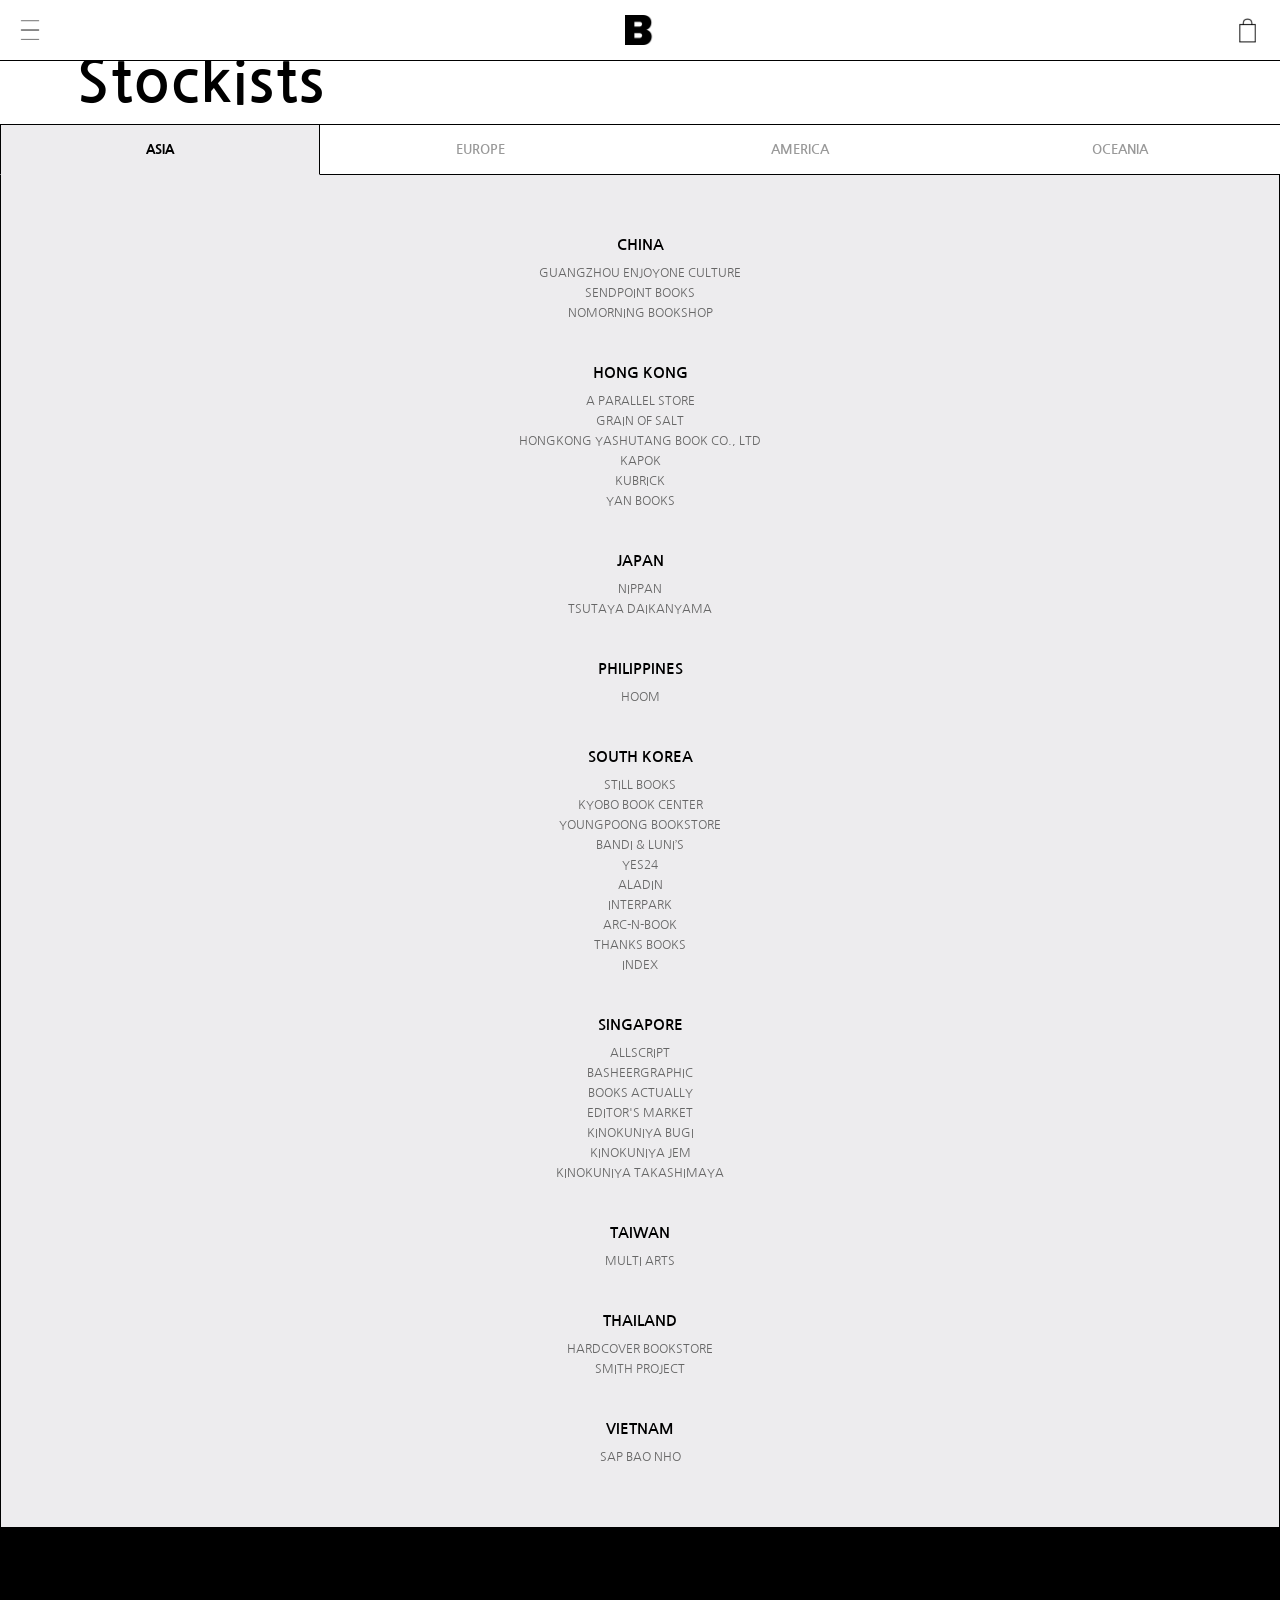
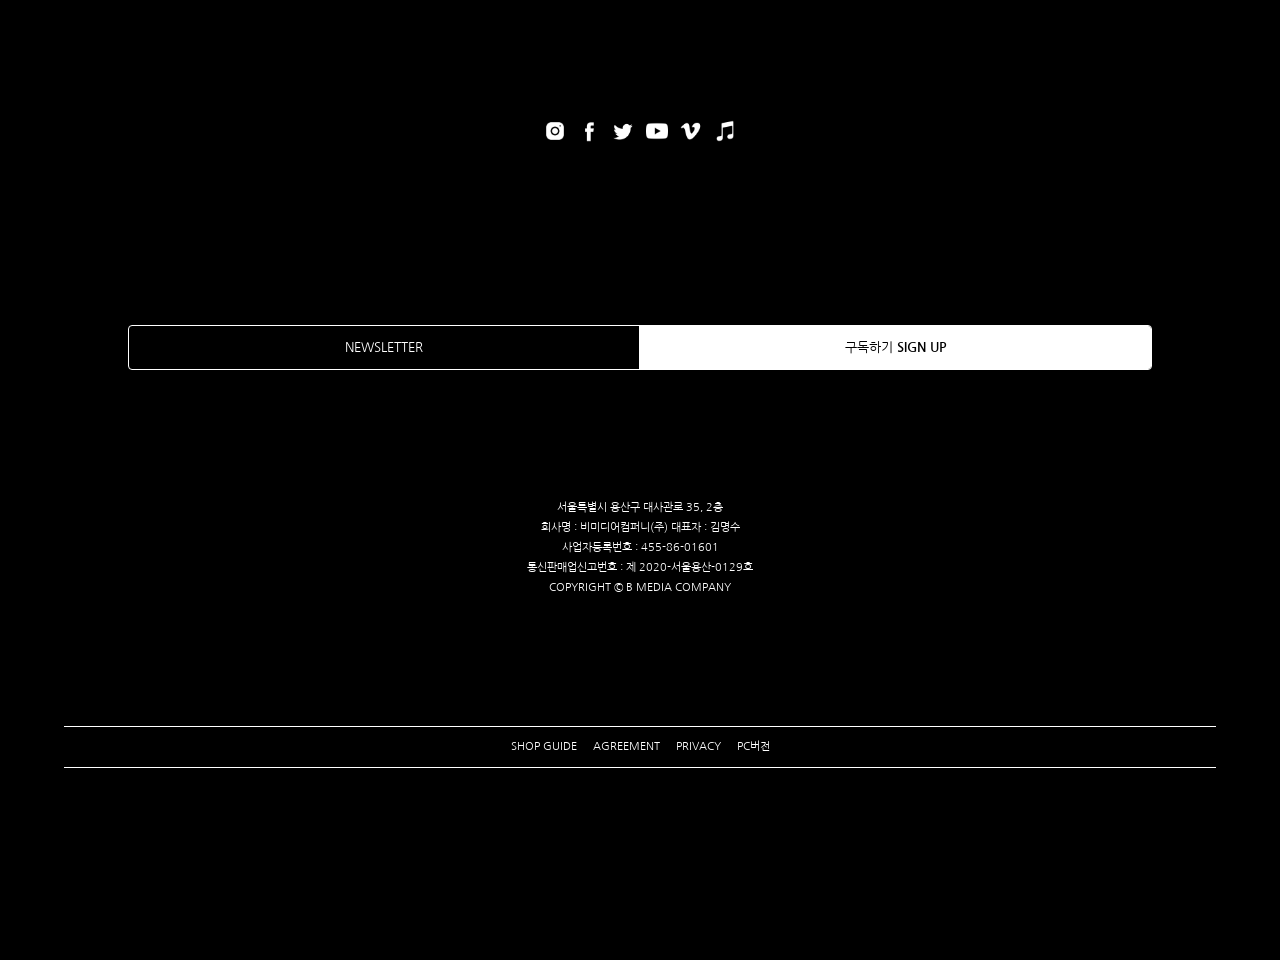
<file: stockists.html>
﻿<!doctype html>
<html lang="ko">
<head>
<meta charset="utf-8">
<meta name="viewport" content="width=device-width, initial-scale=1, minimum-scale=1, maximum-scale=1, user-scalable=no">
<title>Stockists - Magazine B</title>
<link href="https://fonts.googleapis.com/icon?family=Material+Icons" rel="stylesheet">
<link rel="shortcut icon" type="image/x-icon" href="image/b_icon.ico">
<link rel="stylesheet" href="css/swiper.css">
<link rel="stylesheet" href="css/swiper.min.css">
<link rel="stylesheet" href="css/sub.css">
</head>
<body>
<div id="wrap">

	<header>
		<nav>
			<!--/////// Header ////////-->			
			<div class="nav_top clear"> 
				<div class="top_left">
					<a href="#" class="gnb_btn"><img src="image/m_cate_icon.png" alt="전체메뉴"></a>					
				</div>
				<h2><a href="index.html"><img src="image/m_main_logo.png" alt="메인로고"></a></h2>
				<div class="top_right">
					<a href="#"><img src="image/m_cart_icon.png" alt="장바구니"></a>
				</div>
			</div>

			<!--/////// 전체메뉴 클릭시 나오는 메뉴 ////////-->
			<div class="gnb">
				<div class="gnb_top">
					<div class="close"><a href="#"><img src="image/close_black.png" alt="close"></a></div>
					<div class="search_bar">
						<input type="text" placeholder="검색어" name="search">
						<button><img src="image/search_black.png" alt="search"></button>
					</div>
				</div>
				<ul class="gnb_list">
					<li><a href="#none">ABOUT B</a>
						<ul>
							<li><span></span><a href="about_us.html">ABOUT US</a></li>
							<li><span></span><a href="our_story.html">OUR STORY</a></li>
							<li><span></span><a href="stockists.html">STOCKISTS</a></li>
							<li><span></span><a href="contact.html">CONTACT</a></li>
						</ul>
					</li>
					<li><a href="archive.html">ARCHIVE</a></li>
					<li><a href="story.html">STORY</a></li>
					<li><a href="shop.html">SHOP</a></li>
					<li><a href="newsletter.html">NEWSLETTER</a></li>
				</ul>
				<div class="gnb_bottom">
					<div class="gnb_bottom_left">
						<ul>
							<li><a href="#none" class="lactive">KOR</a></li>
							<li><a href="#none">ENG</a></li> 
						</ul>
					</div>
					<ul class="gnb_bottom_right">
						<li><a href="#none">로그인/회원가입</a></li>
						<li><a href="#none">주문조회</a></li>
						<li><a href="#none">장바구니</a></li>     
					</ul>
				</div>
			</div>	
		</nav>		
	</header>

	<section>
        <div class="sub_title st_title">
			<h3>Stockists</h3>
        </div>
        <div id="st_tabmenu">
			<!--탭메뉴-->
			<ul class="st_tab">
				<li class="st_selected"><a href="#st_tab1" onclick="return false">ASIA</a></li>
				<li><a href="#st_tab2" onclick="return false">EUROPE</a></li>
				<li><a href="#st_tab3" onclick="return false"><!-- NORTH  -->AMERICA</a></li>
				<li><a href="#st_tab4" onclick="return false">OCEANIA</a></li>
			</ul>
		
			<!--탭메뉴 클릭시 바뀌는 하단내용-->
			<ul class="st_panel">
				<li id="st_tab1">
					<ul class="st_box">
						<li class="country">CHINA</li>
						<li>GUANGZHOU ENJOYONE CULTURE</li>
						<li>SENDPOINT BOOKS</li>
						<li>NOMORNING BOOKSHOP</li>
					</ul>
					<ul class="st_box">
						<li class="country">HONG KONG</li>
						<li>A PARALLEL STORE</li>
						<li>GRAIN OF SALT</li>
						<li>HONGKONG YASHUTANG BOOK CO., LTD</li>
						<li>KAPOK</li>
						<li>KUBRICK</li>
						<li>YAN BOOKS</li>
					</ul>
					<ul class="st_box">
						<li class="country">JAPAN</li>
						<li>NIPPAN</li>
						<li>TSUTAYA DAIKANYAMA</li>
					</ul>
					<ul class="st_box">
						<li class="country">PHILIPPINES</li>
						<li>HOOM</li>
					</ul>
					<ul class="st_box">
						<li class="country">SOUTH KOREA</li>
						<li>STILL BOOKS</li>
						<li>KYOBO BOOK CENTER</li>
						<li>YOUNGPOONG BOOKSTORE</li>
						<li>BANDI &amp; LUNI’S</li>
						<li>YES24</li>
						<li>ALADIN</li>
						<li>INTERPARK</li>
						<li>ARC-N-BOOK</li>
						<li>THANKS BOOKS</li>
						<li>INDEX</li>
					</ul>
					<ul class="st_box">
						<li class="country">SINGAPORE</li>
						<li>ALLSCRIPT</li>
						<li>BASHEERGRAPHIC</li>
						<li>BOOKS ACTUALLY</li>
						<li>EDITOR'S MARKET</li>
						<li>KINOKUNIYA BUGI</li>
						<li>KINOKUNIYA JEM</li>
						<li>KINOKUNIYA TAKASHIMAYA</li>
					</ul>
					<ul class="st_box">
						<li class="country">TAIWAN</li>
						<li>MULTI ARTS</li>
					</ul>
					<ul class="st_box">
						<li class="country">THAILAND</li>
						<li>HARDCOVER BOOKSTORE</li>
						<li>SMITH PROJECT</li>
					</ul>
					<ul class="st_box st_last">
						<li class="country">VIETNAM</li>
						<li>SAP BAO NHO</li>
					</ul>
				</li>
				<li id="st_tab2">  
					<ul class="st_box">
						<li class="country">FRANCE</li>
						<li>BONJOUR JACOB</li>
						<li>CENTRE COMMERCIAL</li>
						<li>LIBRAIRIE YVON LAMBERT</li>
					</ul>
					<ul class="st_box">
						<li class="country">GERMANY</li>
						<li>COFFEE TABLE MAG</li>
						<li>DO YOU READ ME?!</li>
					</ul>
					<ul class="st_box">
						<li class="country">ITALY</li>
						<li>BOSCO</li>
						<li>ONE BLOCK DOWN</li>
						<li>READING ROOM</li>
					</ul>
					<ul class="st_box">
						<li class="country">NETHERLANDS</li>
						<li>ATHENAEUM BOEKHANDEL BV</li>
					</ul>
					<ul class="st_box">
						<li class="country">SWITZERLAND</li>
						<li>LOREM (NOT IPSUM)</li>
					</ul>
					<ul class="st_box st_last">
						<li class="country">UNITED KINGDIOM</li>
						<li>MAGALLERIA</li>
						<li>MAGCULTURE</li>
						<li>MAGMA</li>
						<li>MONOCLE</li>
						<li>RA&amp;OLLY LTD</li>
					</ul>
				</li>
				<li id="st_tab3">  
					<ul class="st_box">
						<li class="country">CANADA</li>
						<li>ANNMS SHOP</li>
						<li>BOUTIQUE ATELIER 10</li>
						<li>INFORM INTERIORS</li>
						<li>OUT &amp; ABOUT BOUTIQUE INC</li>
						<li>STUDIO FACULTY</li>
						<li>SWIPE DESIGN BOOKS + OBJECTS</li>
					</ul>
					<ul class="st_box st_last">
						<li class="country">UNITED STATES</li>
						<li>ACE GENERAL STORE</li>
						<li>DSPTCH</li>
						<li>HEATH NEWSSTAND</li>
						<li>KINOKUNIYA STORES</li>
						<li>MONO LLC</li>
						<li>NEW DISTRIBUTION HOUSE</li>
						<li>URBANCRED</li>
						<li>UNCRATE</li>
					</ul>
				</li>
				<li id="st_tab4">  
					<ul class="st_box">
						<li class="country">AUSTRALIA</li>
						<li>COMPENDIUM DESIGN STORE</li>
					</ul>
					<ul class="st_box st_last">
						<li class="country">NEW ZEALAND</li>
						<li>PLATFORM STORE</li>
					</ul>
				</li>
			</ul>
				
		</div>

	</section>

	<footer>
		
		<div class="foot_follow">
			<ul>
				<li class="f1"><a href="https://www.instagram.com/magazine.b/" target="_blank" class="indent">instagram</a></li>
				<li class="f2"><a href="https://www.facebook.com/Brand.Magazine.B/" target="_blank" class="indent">facebook</a></li>
				<li class="f3"><a href="https://twitter.com/magazine_b" target="_blank" class="indent">twitter</a></li>
				<li class="f4"><a href="https://www.youtube.com/user/MagazineB" target="_blank" class="indent">youtube</a></li>
				<li class="f5"><a href="https://vimeo.com/magazineb" target="_blank" class="indent">vimeo</a></li>
				<li class="f6"><a href="https://itunes.apple.com/kr/curator/magazine-b/id1256176657" target="_blank" class="indent">itunes</a></li>
			</ul>
		</div>
		<ul class="foot_newsletter">
			<li>NEWSLETTER</li>
			<li><a href="newsletter.html">구독하기 <strong>SIGN UP</strong></a></li>
		</ul>
		<div class="footCopy">
			<p>
				서울특별시 용산구 대사관로 35, 2층<br>
				회사명 : 비미디어컴퍼니(주)  대표자 : 김명수<br>
				사업자등록번호 : 455-86-01601<br>
				통신판매업신고번호 : 제 2020-서울용산-0129호<br>
				COPYRIGHT &copy; B MEDIA COMPANY<br>
			</p>
		</div>
		<div class="footMenu">
			<ul class="clear">
				<li><a href="#none">SHOP GUIDE</a></li>
				<li><a href="#none">AGREEMENT</a></li>
				<li><a href="#none">PRIVACY</a></li>
				<li><a href="https://magazine-b.co.kr/">PC버전</a></li>
			</ul>
		</div>
	</footer>
	
</div>

<!-- Script Source -->
<script src="js/jquery-3.6.0.min.js"></script>
<script src="js/jquery-ui-1.10.4.custom.min.js"></script>
<script src="js/index.js"></script>

<script src="js/swiper.js"></script>
<script src="js/swiper.min.js"></script>

</body>
</html>
</file>
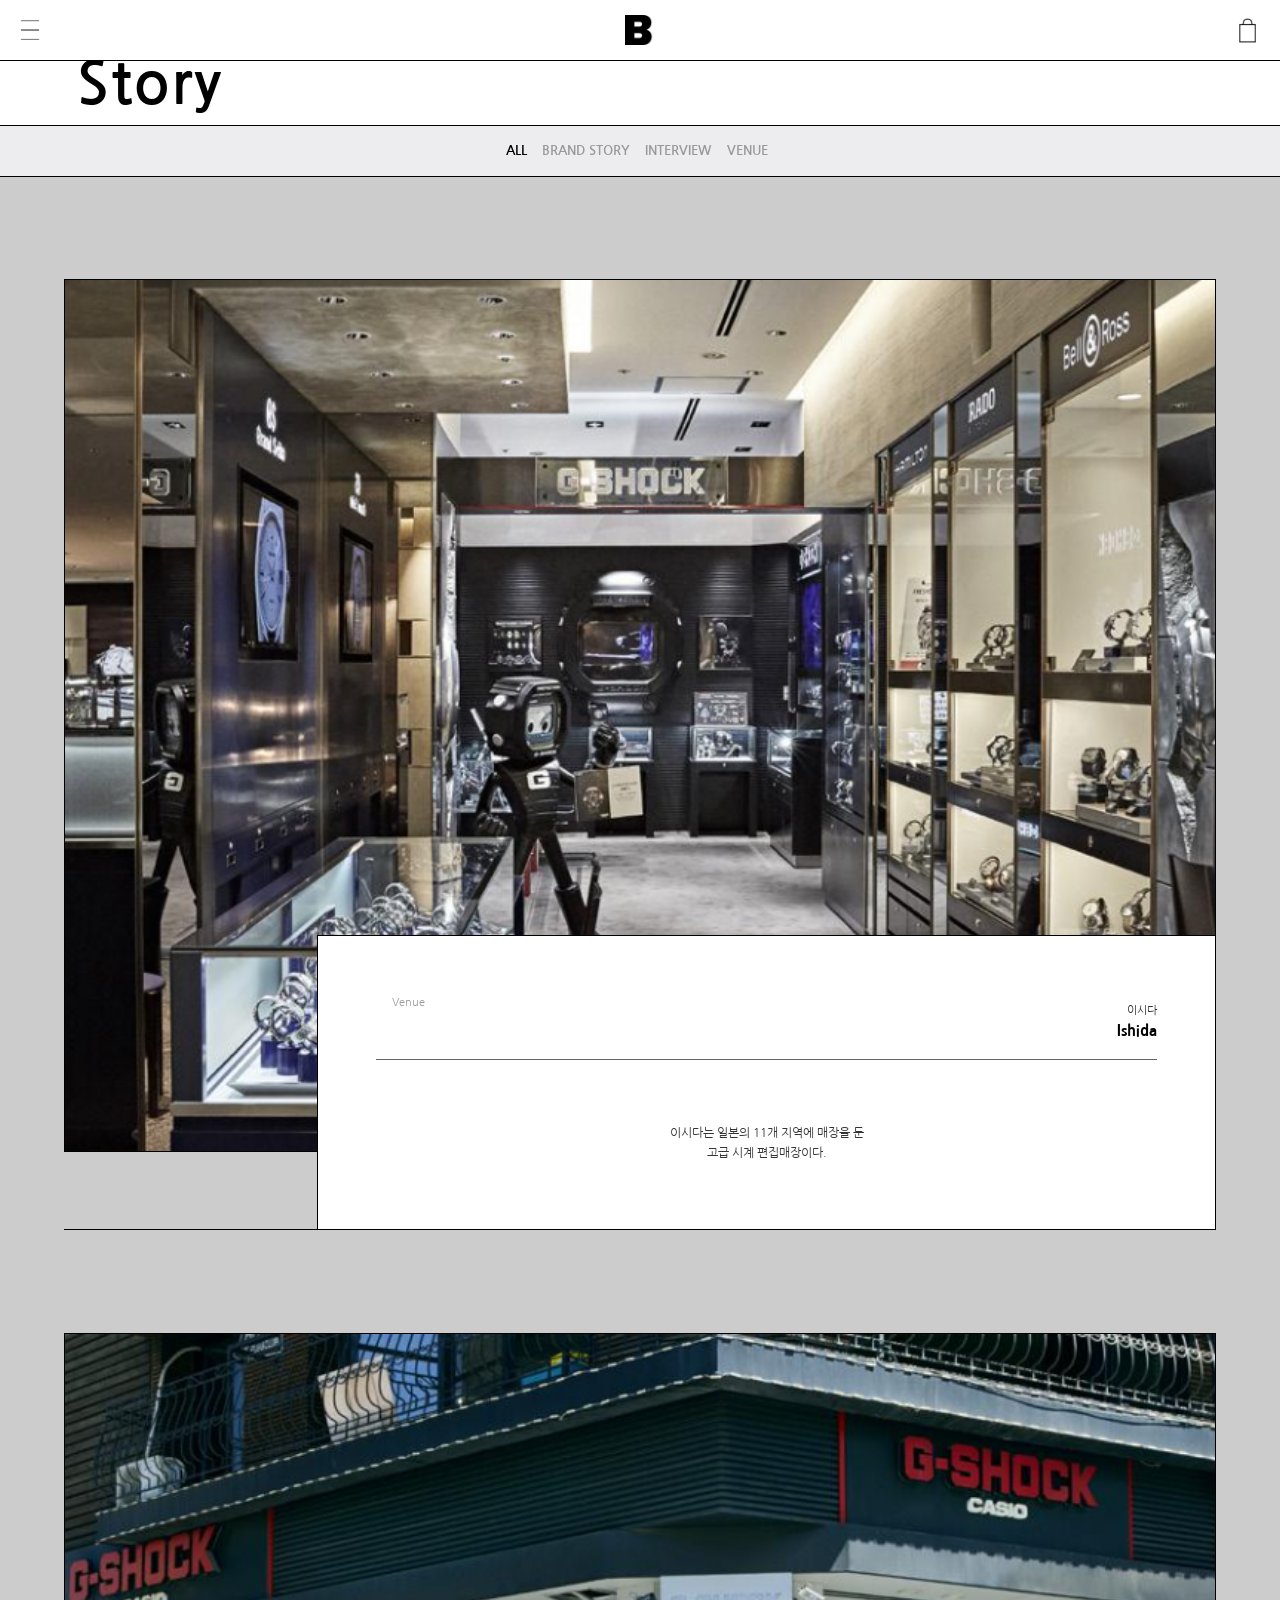
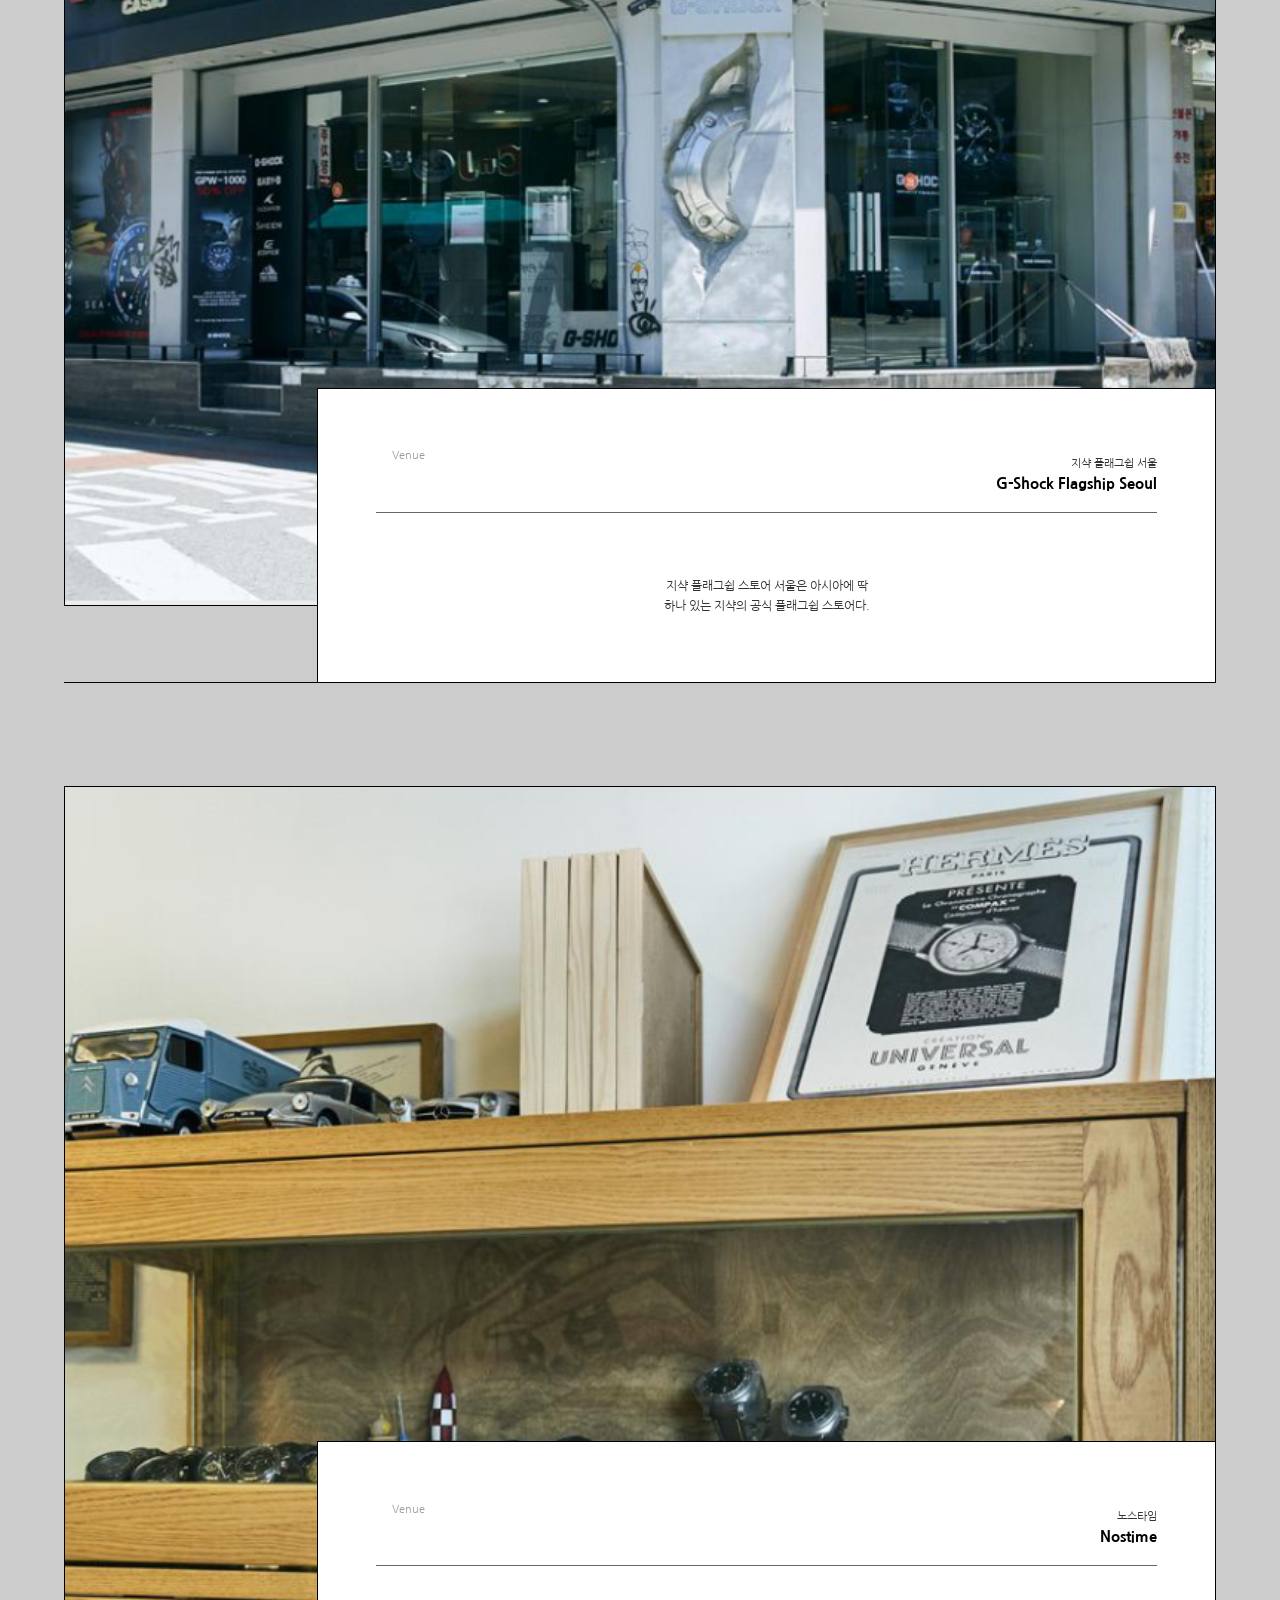
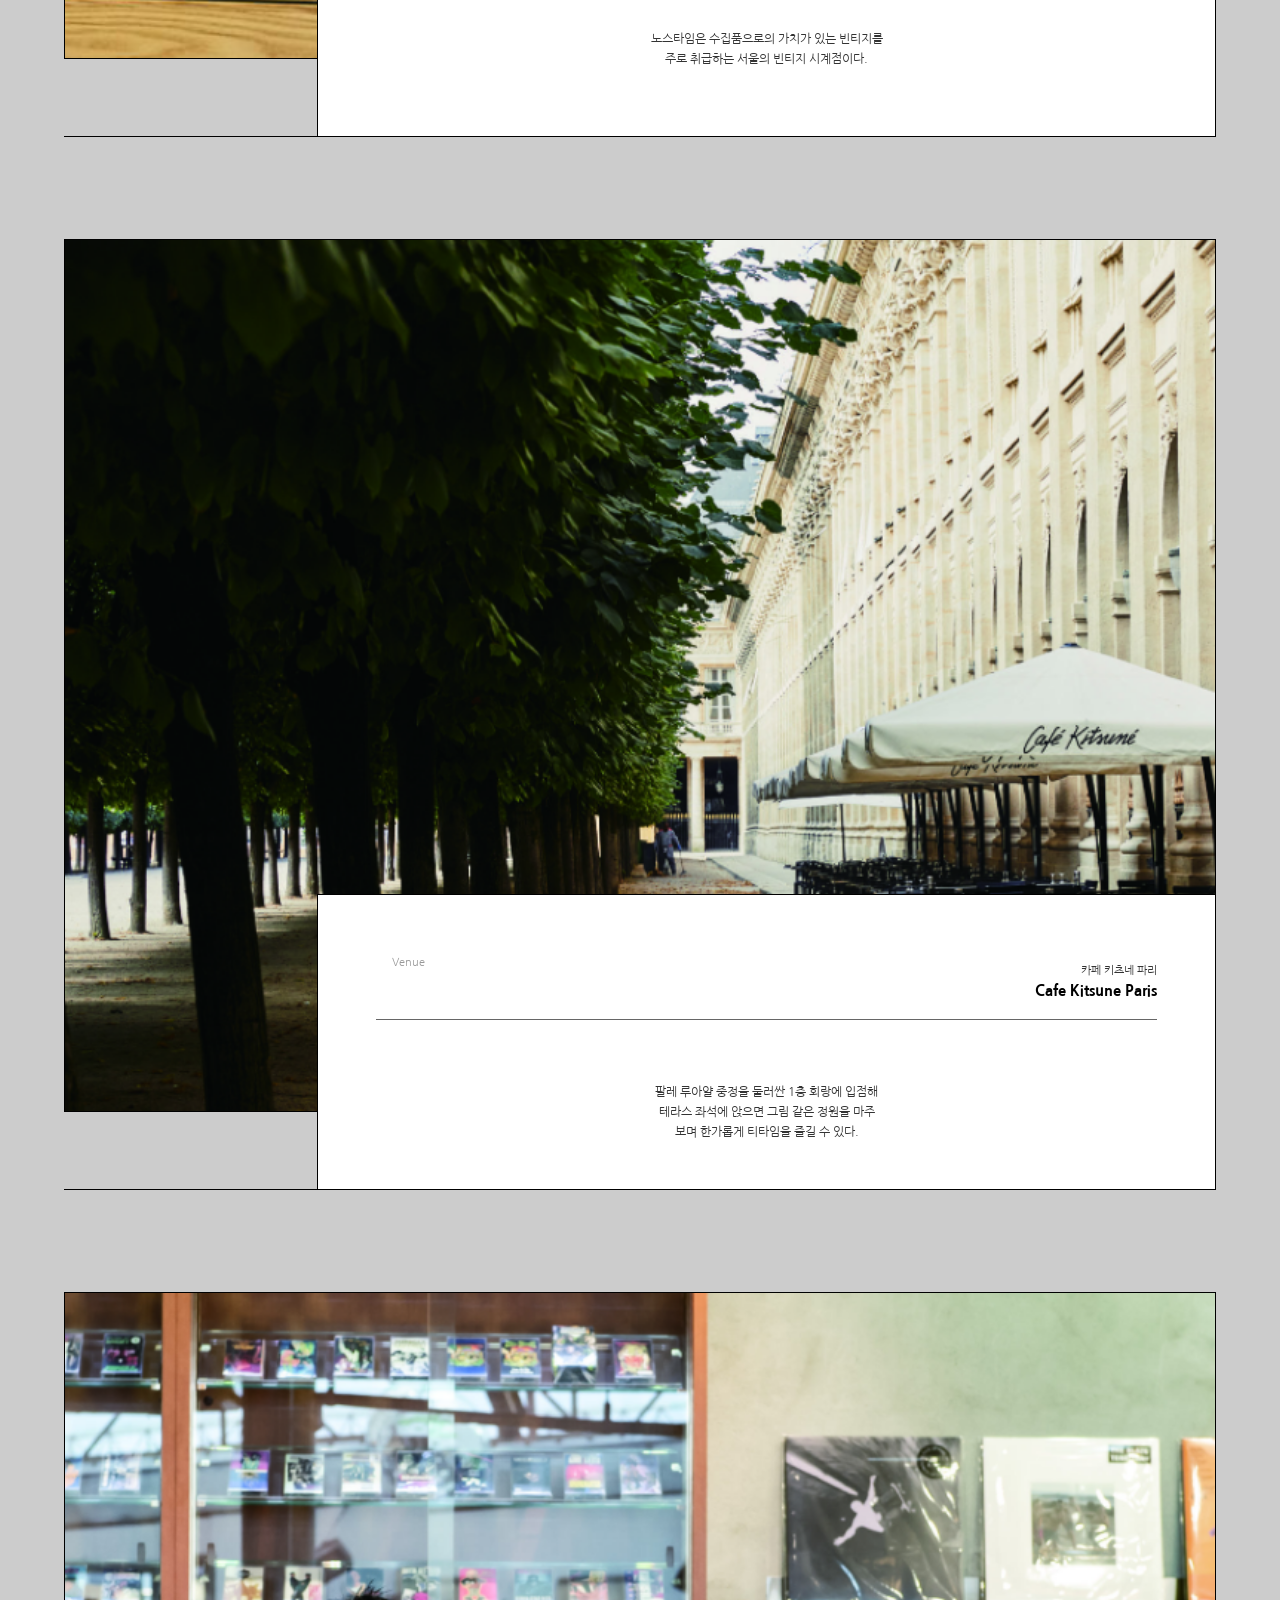
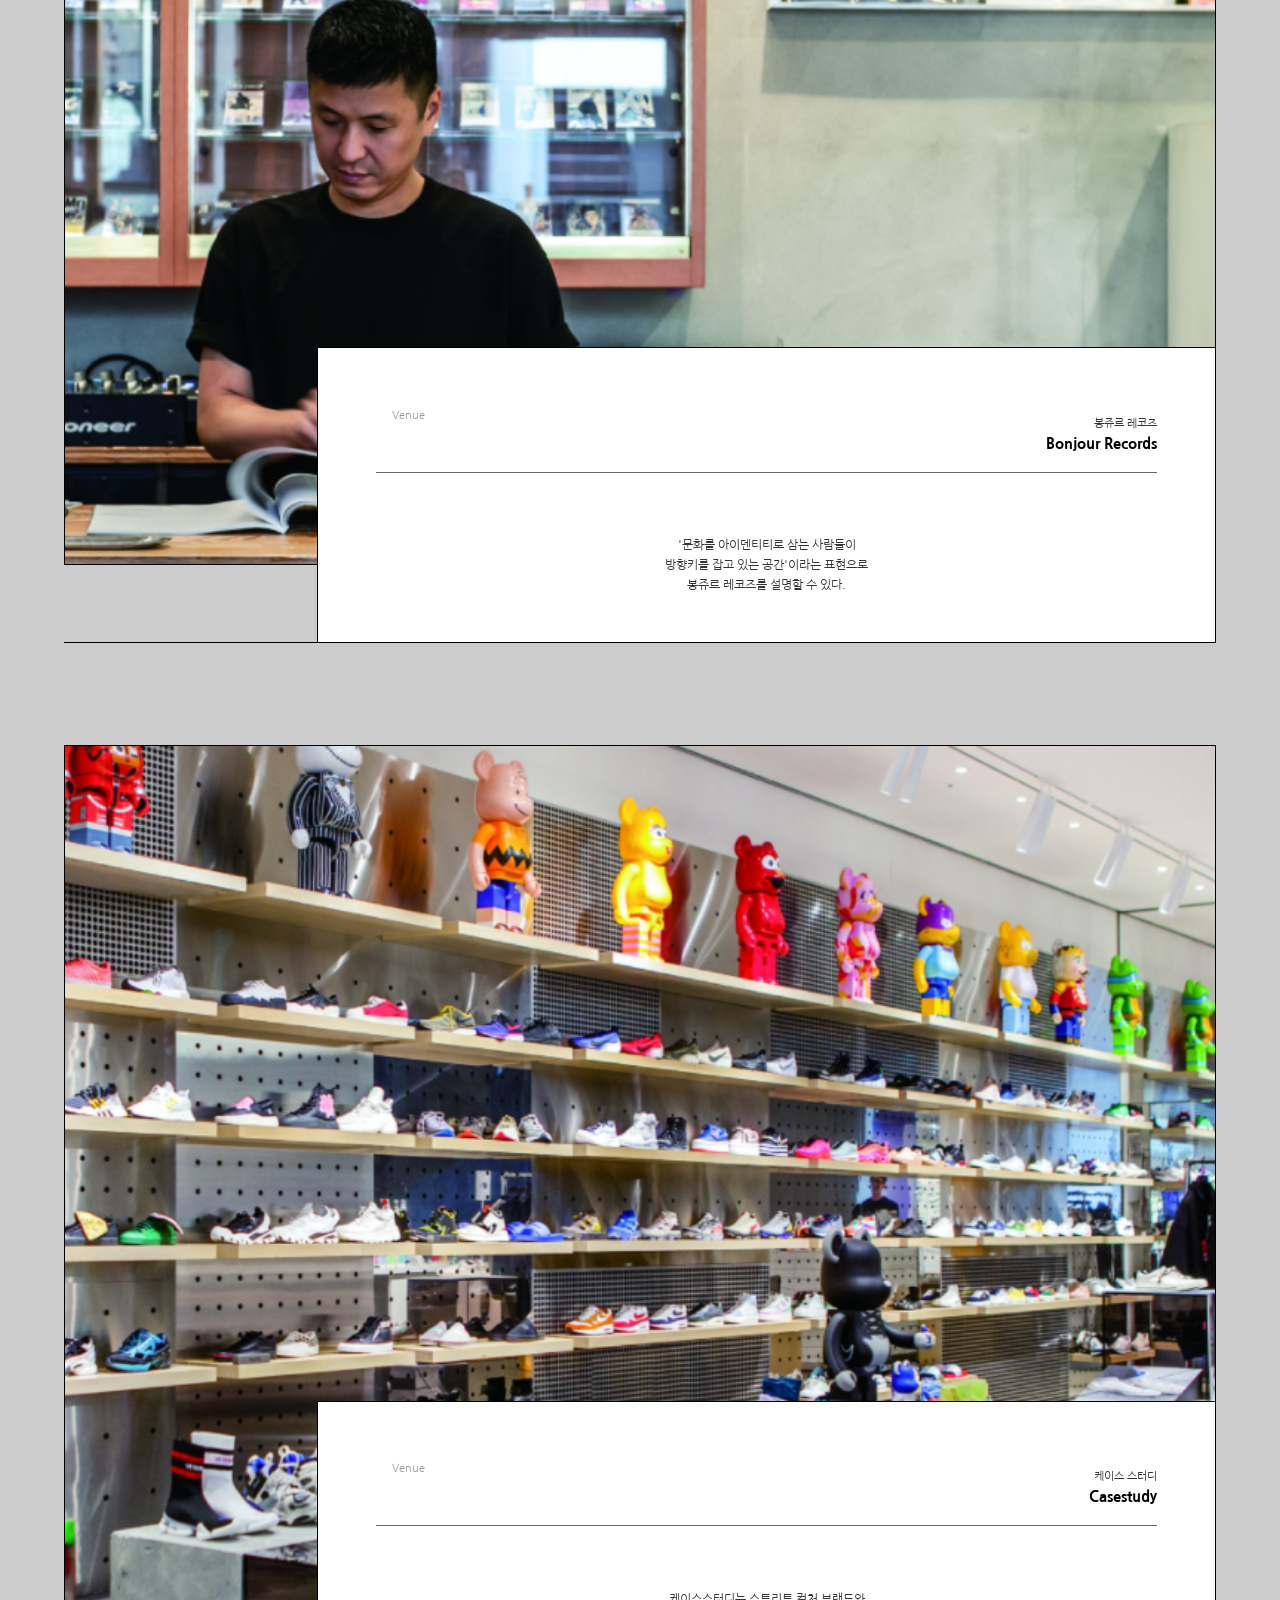
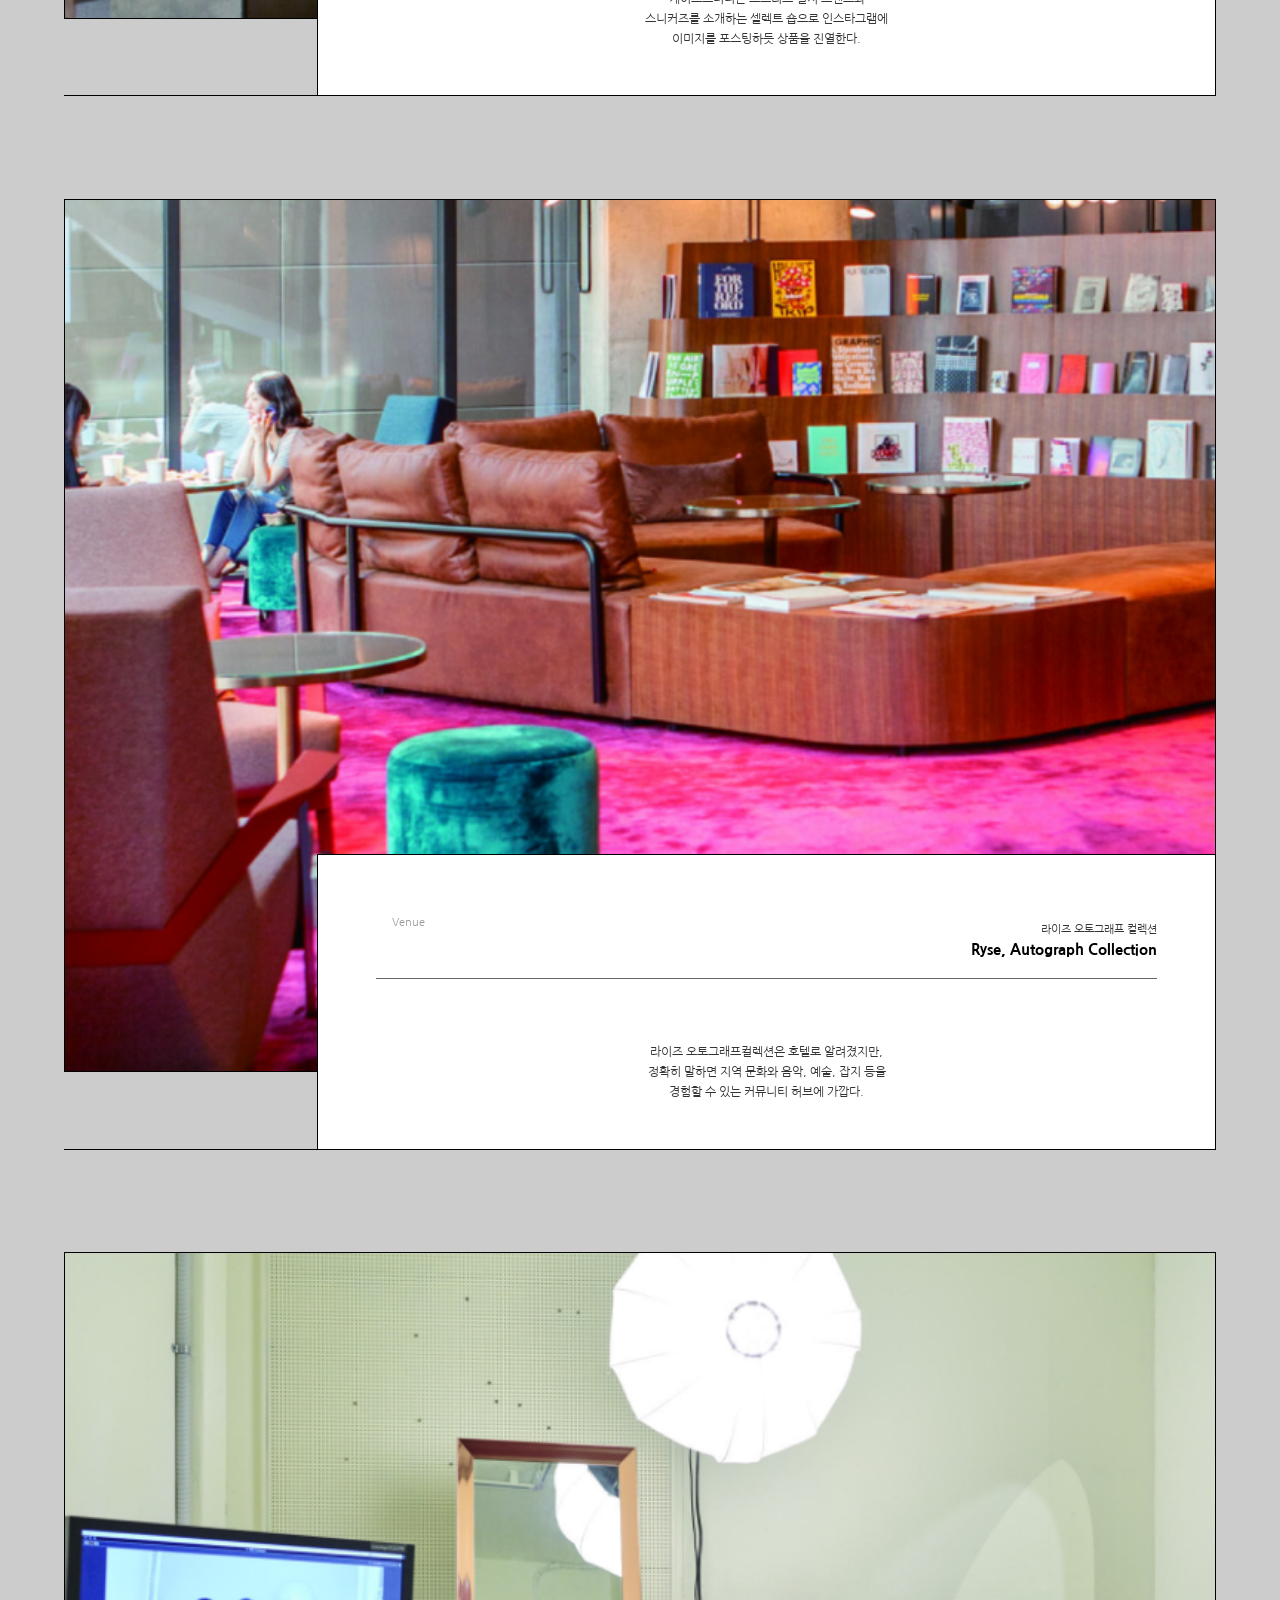
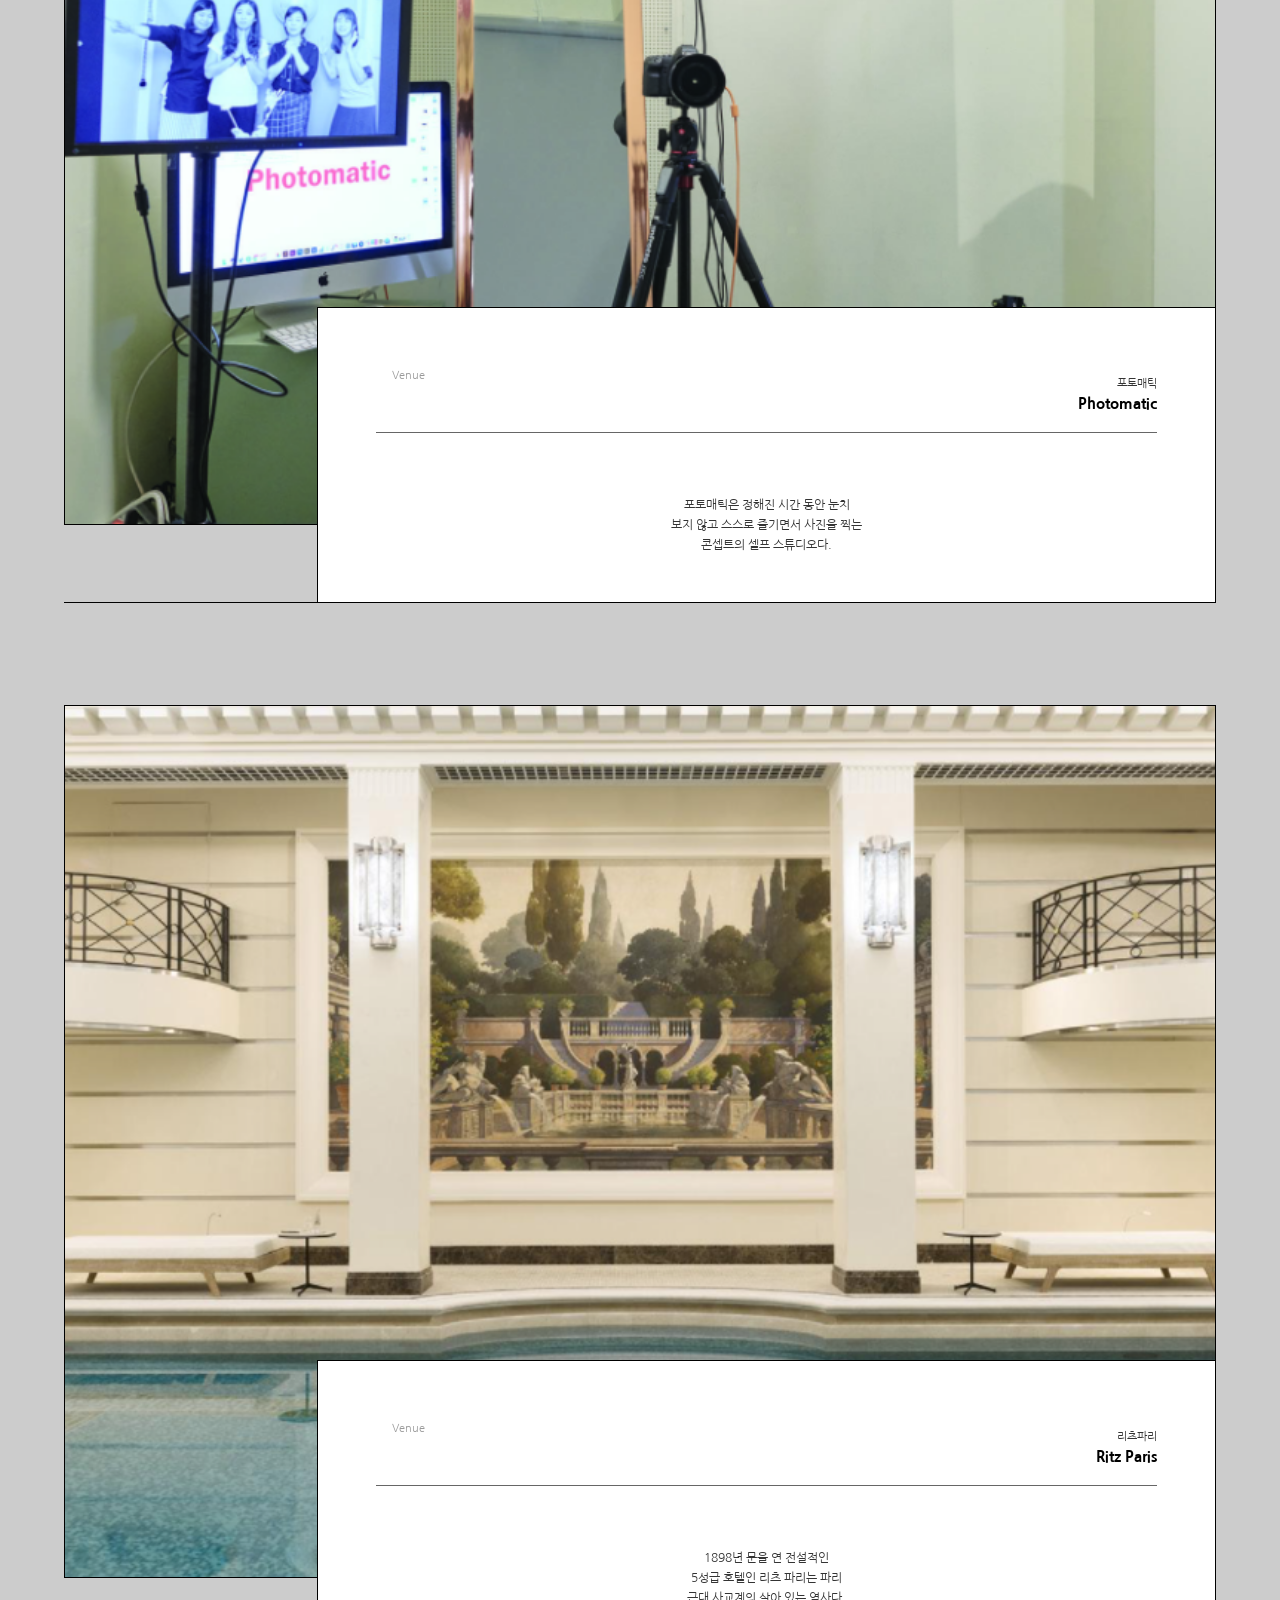
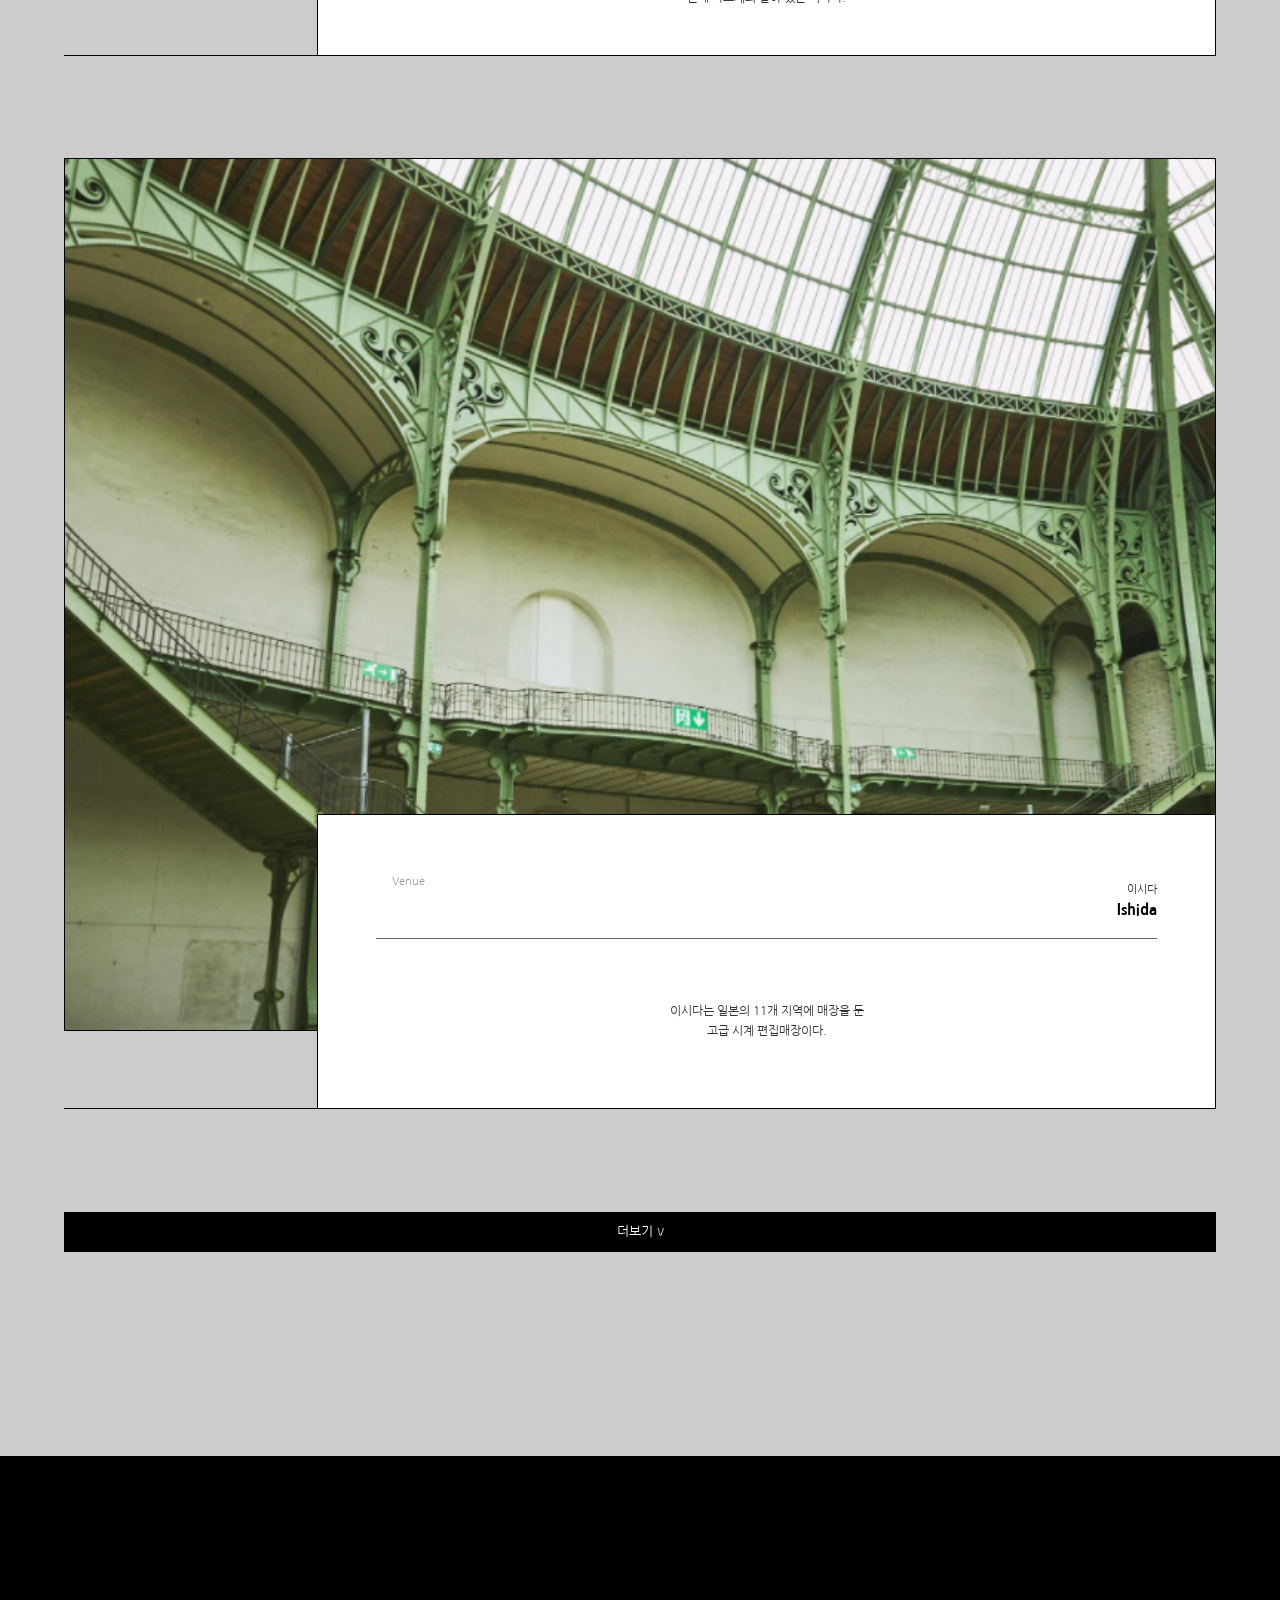
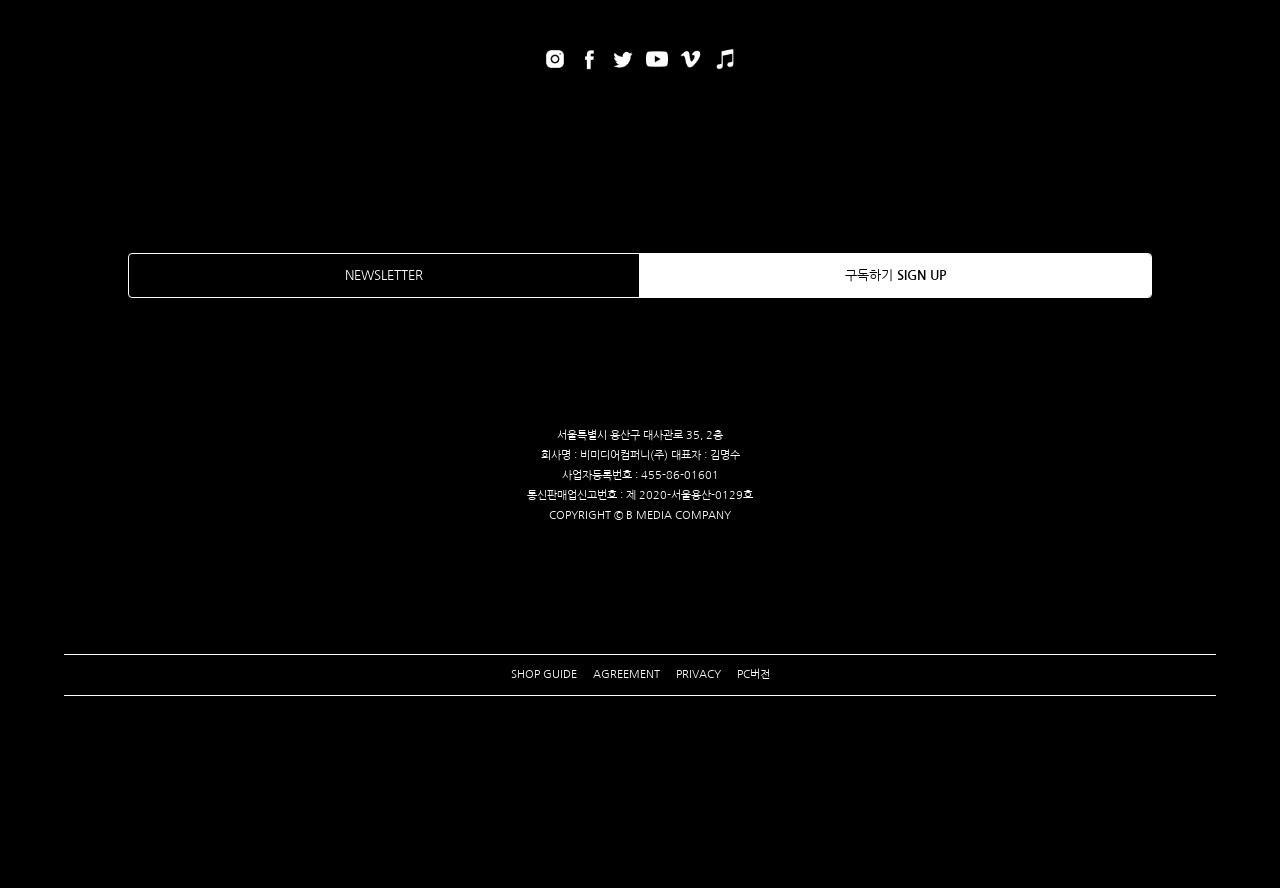
<file: story.html>
﻿<!doctype html>
<html lang="ko">
<head>
<meta charset="utf-8">
<meta name="viewport" content="width=device-width, initial-scale=1, minimum-scale=1, maximum-scale=1, user-scalable=no">
<title>Archive - Magazine B</title>
<link href="https://fonts.googleapis.com/icon?family=Material+Icons" rel="stylesheet">
<link rel="shortcut icon" type="image/x-icon" href="image/b_icon.ico">
<link rel="stylesheet" href="css/swiper.css">
<link rel="stylesheet" href="css/swiper.min.css">
<link rel="stylesheet" href="css/sub.css">
</head>
<body>
<div id="wrap">
	<header>
		<nav>
			<!--/////// Header ////////-->			
			<div class="nav_top clear"> 
				<div class="top_left">
					<a href="#" class="gnb_btn"><img src="image/m_cate_icon.png" alt="전체메뉴"></a>					
				</div>
				<h2><a href="index.html"><img src="image/m_main_logo.png" alt="메인로고"></a></h2>
				<div class="top_right">
					<a href="#"><img src="image/m_cart_icon.png" alt="장바구니"></a>
				</div>
			</div>

			<!--/////// 전체메뉴 클릭시 나오는 메뉴 ////////-->
			<div class="gnb">
				<div class="gnb_top">
					<div class="close"><a href="#"><img src="image/close_black.png" alt="close"></a></div>
					<div class="search_bar">
						<input type="text" placeholder="검색어" name="search">
						<button><img src="image/search_black.png" alt="search"></button>
					</div>
				</div>
				<ul class="gnb_list">
					<li><a href="#none">ABOUT B</a>
						<ul>
							<li><span></span><a href="about_us.html">ABOUT US</a></li>
							<li><span></span><a href="our_story.html">OUR STORY</a></li>
							<li><span></span><a href="stockists.html">STOCKISTS</a></li>
							<li><span></span><a href="contact.html">CONTACT</a></li>
						</ul>
					</li>
					<li><a href="archive.html">ARCHIVE</a></li>
					<li><a href="story.html">STORY</a></li>
					<li><a href="shop.html">SHOP</a></li>
					<li><a href="newsletter.html">NEWSLETTER</a></li>
				</ul>
				<div class="gnb_bottom">
					<div class="gnb_bottom_left">
						<ul>
							<li><a href="#none" class="lactive">KOR</a></li>
							<li><a href="#none">ENG</a></li> 
						</ul>
					</div>
					<ul class="gnb_bottom_right">
						<li><a href="#none">로그인/회원가입</a></li>
						<li><a href="#none">주문조회</a></li>
						<li><a href="#none">장바구니</a></li>     
					</ul>
				</div>
			</div>	
		</nav>		
	</header>

	<section>
        <div class="sub_title sr_title">
			<h3>Story</h3>
        </div>
        <div class="sr">
            <div class="sr_menu">
                <ul>
                    <li class="sr_selected"><a href="#sr_tabmenu1" onclick="return false">ALL</a></li>
                    <li><a href="#sr_tabmenu2" onclick="return false">BRAND STORY</a></li>
                    <li><a href="#sr_tabmenu3" onclick="return false">INTERVIEW</a></li>
                    <li><a href="#sr_tabmenu4" onclick="return false">VENUE</a></li>
                </ul>
            </div>

            <ul class="sr_tabmenu">
                <li id="sr_tabmenu1">
                    <!--탭메뉴 클릭시 바뀌는 하단내용-->
                    <ul class="sr_panel">
                        <li>
                            <img src="image/sr_01.png" alt="story">
                            <div class="sr_text">
                                <a href="#none">
                                    <p class="sr_ttitle">Venue</p>
                                    <h3>이시다</h3>
                                    <h4>Ishida</h4>
                                    <span class="sr_tline"></span>
                                    <p>이시다는 일본의 11개 지역에 매장을 둔<br>고급 시계 편집매장이다.</p>
                                </a>
                            </div>
                        </li>
                        <li>
                            <img src="image/sr_02.png" alt="story">
                            <div class="sr_text">
                                <a href="#none">
                                    <p class="sr_ttitle">Venue</p>
                                    <h3>지샥 플래그쉽 서울</h3>
                                    <h4>G-Shock Flagship Seoul</h4>
                                    <span class="sr_tline"></span>
                                    <p>지샥 플래그쉽 스토어 서울은 아시아에 딱<br>하나 있는 지샥의 공식 플래그쉽 스토어다.</p>
                                </a>
                            </div>
                        </li>
                        <li>
                            <img src="image/sr_03.png" alt="story">
                            <div class="sr_text">
                                <a href="#none">
                                    <p class="sr_ttitle">Venue</p>
                                    <h3>노스타임</h3>
                                    <h4>Nostime</h4>
                                    <span class="sr_tline"></span>
                                    <p>노스타임은 수집품으로의 가치가 있는 빈티지를<br>주로 취급하는 서울의 빈티지 시계점이다.</p>
                                </a>
                            </div>
                        </li>
                        <li>
                            <img src="image/sr_04.png" alt="story">
                            <div class="sr_text">
                                <a href="#none">
                                    <p class="sr_ttitle">Venue</p>
                                    <h3>카페 키츠네 파리</h3>
                                    <h4>Cafe Kitsune Paris</h4>
                                    <span class="sr_tline"></span>
                                    <p>팔레 루아얄 중정을 둘러싼 1층 회랑에 입점해<br>테라스 좌석에 앉으면 그림 같은 정원을 마주<br>보며 한가롭게 티타임을 즐길 수 있다.</p>
                                </a>
                            </div>
                        </li>
                        <li>
                            <img src="image/sr_05.png" alt="story">
                            <div class="sr_text">
                                <a href="#none">
                                    <p class="sr_ttitle">Venue</p>
                                    <h3>봉쥬르 레코즈</h3>
                                    <h4>Bonjour Records</h4>
                                    <span class="sr_tline"></span>
                                    <p>'문화를 아이덴티티로 삼는 사람들이<br>방향키를 잡고 있는 공간'이라는 표현으로<br>봉쥬르 레코즈를 설명할 수 있다.</p>
                                </a>
                            </div>
                        </li>
                        <li>
                            <img src="image/sr_06.png" alt="story">
                            <div class="sr_text">
                                <a href="#none">
                                    <p class="sr_ttitle">Venue</p>
                                    <h3>케이스 스터디</h3>
                                    <h4>Casestudy</h4>
                                    <span class="sr_tline"></span>
                                    <p>케이스스터디는 스트리트 컬처 브랜드와<br>스니커즈를 소개하는 셀렉트 숍으로 인스타그램에<br>이미지를 포스팅하듯 상품을 진열한다.</p>
                                </a>
                            </div>
                        </li>
                        <li>
                            <img src="image/sr_07.png" alt="story">
                            <div class="sr_text">
                                <a href="#none">
                                    <p class="sr_ttitle">Venue</p>
                                    <h3>라이즈 오토그래프 컬렉션</h3>
                                    <h4>Ryse, Autograph Collection</h4>
                                    <span class="sr_tline"></span>
                                    <p>라이즈 오토그래프컬렉션은 호텔로 알려졌지만,<br>정확히 말하면 지역 문화와 음악, 예술, 잡지 등을<br>경험할 수 있는 커뮤니티 허브에 가깝다.</p>
                                </a>
                            </div>
                        </li>
                        <li>
                            <img src="image/sr_08.png" alt="story">
                            <div class="sr_text">
                                <a href="#none">
                                    <p class="sr_ttitle">Venue</p>
                                    <h3>포토매틱</h3>
                                    <h4>Photomatic</h4>
                                    <span class="sr_tline"></span>
                                    <p>포토매틱은 정해진 시간 동안 눈치<br>보지 않고 스스로 즐기면서 사진을 찍는<br>콘셉트의 셀프 스튜디오다.</p>
                                </a>
                            </div>
                        </li>
                        <li>
                            <img src="image/sr_09.png" alt="story">
                            <div class="sr_text">
                                <a href="#none">
                                    <p class="sr_ttitle">Venue</p>
                                    <h3>리츠파리</h3>
                                    <h4>Ritz Paris</h4>
                                    <span class="sr_tline"></span>
                                    <p>1898년 문을 연 전설적인<br>5성급 호텔인 리츠 파리는 파리<br>근대 사교계의 살아 있는 역사다.</p>
                                </a>
                            </div>
                        </li>
                        <li>
                            <img src="image/sr_10.png" alt="story">
                            <div class="sr_text">
                                <a href="#none">
                                    <p class="sr_ttitle">Venue</p>
                                    <h3>이시다</h3>
                                    <h4>Ishida</h4>
                                    <span class="sr_tline"></span>
                                    <p>이시다는 일본의 11개 지역에 매장을 둔<br>고급 시계 편집매장이다.</p>
                                </a>
                            </div>
                        </li>
                <!--11--> <li class="btn"><div class="more btn1">더보기 &bigvee;</div></li>

                        <li>
                            <img src="image/sr_11.png" alt="story">
                            <div class="sr_text">
                                <a href="#none">
                                    <p class="sr_ttitle">Interview</p>
                                    <h3>니콜라스 바레츠키</h3>
                                    <h4>Nicolas Baretzki</h4>
                                    <span class="sr_tline"></span>
                                    <p>2017년 4월, 니콜라스 바레츠키가 몽블랑의<br>CEO로 부임했을 때 여러 산업 뉴스에선 전문가의<br>입을 빌려 그만 한 적임자가 없다는 평가를 전했다.</p>
                                </a>
                            </div>
                        </li>
                        <li>
                            <img src="image/sr_12.png" alt="story">
                            <div class="sr_text">
                                <a href="#none">
                                    <p class="sr_ttitle">Interview</p>
                                    <h3>자임 카말</h3>
                                    <h4>Zaim Kamal</h4>
                                    <span class="sr_tline"></span>
                                    <p>영국 런던 출신의 자임 카말은 명문 디자인<br>학교로 꼽히는 센트럴 세인트 마틴을 졸업하고<br>비비안 웨스트우드에서 커리어를 시작했다.</p>
                                </a>
                            </div>
                        </li>
                        <li>
                            <img src="image/sr_13.png" alt="story">
                            <div class="sr_text">
                                <a href="#none">
                                    <p class="sr_ttitle">Interview</p>
                                    <h3>피터 칩체이스</h3>
                                    <h4>Peter Chipchase</h4>
                                    <span class="sr_tline"></span>
                                    <p>소호 하우스의 새로운 비전을 기획하는 그는<br>소호 하우스가 호스피탤리티 산업에서 호텔과<br>에어비앤비 중간에 위치한다며, 객실과...</p>
                                </a>
                            </div>
                        </li>
                        <li>
                            <img src="image/sr_14.png" alt="story">
                            <div class="sr_text">
                                <a href="#none">
                                    <p class="sr_ttitle">Interview</p>
                                    <h3>닉 존스</h3>
                                    <h4>Nick Jones</h4>
                                    <span class="sr_tline"></span>
                                    <p>닉 존스는 소호 하우스가 멤버십 클럽인<br>동시에 지역에 새로운 창의를 불러일으키는<br>커뮤니티 공동체로서 역할을 다하길 바란다.</p>
                                </a>
                            </div>
                        </li>
                        <li>
                            <img src="image/sr_15.png" alt="story">
                            <div class="sr_text">
                                <a href="#none">
                                    <p class="sr_ttitle">Interview</p>
                                    <h3>로버트 킨슬</h3>
                                    <h4>Robert Kyncl</h4>
                                    <span class="sr_tline"></span>
                                    <p>로버트 킨슬은 HBO, 넷플릭스를 거쳐<br>현재 유튜브에서 최고 비즈니스 책임자로<br>플랫폼 운영을 총괄하고 있다.</p>
                                </a>
                            </div>
                        </li>
                        <li>
                            <img src="image/sr_16.png" alt="story">
                            <div class="sr_text">
                                <a href="#none">
                                    <p class="sr_ttitle">Interview</p>
                                    <h3>스티브 첸</h3>
                                    <h4>Steve Chen</h4>
                                    <span class="sr_tline"></span>
                                    <p>유튜브 공동 창립자로 채드 헐리와 함께 유튜브<br>웹사이트를 개설하고 운영해온 스티브 첸은<br>페이팔 출신의 실력파 엔지니어다.</p>
                                </a>
                            </div>
                        </li>
                        <li>
                            <img src="image/sr_17.png" alt="story">
                            <div class="sr_text">
                                <a href="#none">
                                    <p class="sr_ttitle">Interview</p>
                                    <h3>베른트 쾨버</h3>
                                    <h4>Bernd Korber</h4>
                                    <span class="sr_tline"></span>
                                    <p>베른트 쾨버는 경영 자문 회사<br>A.T.커니의 자동차 산업 부서를<br>거쳐 2003년 BMW 그룹에 입사했다.</p>
                                </a>
                            </div>
                        </li>
                        <li>
                            <img src="image/sr_18.png" alt="story">
                            <div class="sr_text">
                                <a href="#none">
                                    <p class="sr_ttitle">Interview</p>
                                    <h3>올리버 하일머</h3>
                                    <h4>Oliver Heilmer</h4>
                                    <span class="sr_tline"></span>
                                    <p>올리버 하일머는 산업디자인과<br>자동차 디자인을 전공하고 2000년<br>BMW 그룹에 자동차 디자이너로 입사했다.</p>
                                </a>
                            </div>
                        </li>
                        <li>
                            <img src="image/sr_19.png" alt="story">
                            <div class="sr_text">
                                <a href="#none">
                                    <p class="sr_ttitle">Interview</p>
                                    <h3>션 킴</h3>
                                    <h4>Sean Kim</h4>
                                    <span class="sr_tline"></span>
                                    <p>틱톡의 기능과 관련한 전략 전반과 로드맵을<br>담당하는 그는 여러 기업에서 디지털 마케팅,<br>프로덕트, 클라이언트 릴레이션을 담당해왔다.</p>
                                </a>
                            </div>
                        </li>
                        <li>
                            <img src="image/sr_20.png" alt="story">
                            <div class="sr_text">
                                <a href="#none">
                                    <p class="sr_ttitle">Brand Story</p>
                                    <h3>TikTok</h3>
                                    <h4>TikTok</h4>
                                    <span class="sr_tline"></span>
                                    <p>틱톡은 IT 기업 바이트댄스가 2017년에<br>선보인 글로벌 숏폼 모바일 플랫폼입니다.</p>
                                </a>
                            </div>
                        </li>
                        
                <!--22--> <li class="btn"><div class="more btn2">더보기 &bigvee;</div></li>

                        <li>
                            <img src="image/sr_21.png" alt="story">
                            <div class="sr_text">
                                <a href="#none">
                                    <p class="sr_ttitle">Interview</p>
                                    <h3>알렉산더 셰러</h3>
                                    <h4>Alexander Scharer</h4>
                                    <span class="sr_tline"></span>
                                    <p>USM의 4대 CEO인 알렉산더 셰러는 어릴 때부터<br>할러 시스템의 핵심 부품인 크로뮴도금 볼을<br>장난감처럼 가지고 놀며 성장했다.</p>
                                </a>
                            </div>
                        </li>
                        <li>
                            <img src="image/sr_22.png" alt="story">
                            <div class="sr_text">
                                <a href="#none">
                                    <p class="sr_ttitle">Brand Story</p>
                                    <h3>USM</h3>
                                    <h4>USM</h4>
                                    <span class="sr_tline"></span>
                                    <p>얼음 기둥 같은 차갑고 깨끗한 금속 튜브와<br>스노볼 모양의 둥근볼로 연결된 USM의 입방체<br>구조물은 어린아이의 장난감처럼 단순하다.</p>
                                </a>
                            </div>
                        </li>
                        <li>
                            <img src="image/sr_23.png" alt="story">
                            <div class="sr_text">
                                <a href="#none">
                                    <p class="sr_ttitle">Brand Story</p>
                                    <h3>아스티에 드 빌라트</h3>
                                    <h4>ASTIER de VILLATTE</h4>
                                    <span class="sr_tline"></span>
                                    <p>아스티에 드 빌라트는 1996년 이반 페리콜리와<br>베투아 아스티에 드 빌라트가 파리에서 설립했다.</p>
                                </a>
                            </div>
                        </li>
                        <li>
                            <img src="image/sr_24.png" alt="story">
                            <div class="sr_text">
                                <a href="#none">
                                    <p class="sr_ttitle">Brand Story</p>
                                    <h3>라파</h3>
                                    <h4>Rapha</h4>
                                    <span class="sr_tline"></span>
                                    <p>2004년 사이클 컬처에 매료된 브랜드 컨설턴트가<br>설립한 라파는 라이딩을 위한 최적의 품질을 갖춘<br>아름다운 의류를 만드는 데 집중한다.</p>
                                </a>
                            </div>
                        </li>
                        <li>
                            <img src="image/sr_25.png" alt="story">
                            <div class="sr_text">
                                <a href="#none">
                                    <p class="sr_ttitle">Brand Story</p>
                                    <h3>미니</h3>
                                    <h4>Mini</h4>
                                    <span class="sr_tline"></span>
                                    <p>1959년 영국에서 탄생한 소형 자동차 브랜드<br>미니는 '본질에 중점을 두고, 경험을 극대화하라'는<br>철학을 기반으로 설립되었다.</p>
                                </a>
                            </div>
                        </li>
                        <li>
                            <img src="image/sr_26.png" alt="story">
                            <div class="sr_text">
                                <a href="#none">
                                    <p class="sr_ttitle">Brand Story</p>
                                    <h3>유튜브</h3>
                                    <h4>Youtube</h4>
                                    <span class="sr_tline"></span>
                                    <p>유튜브는 페이팔 PayPal 출신의 공동<br>창립자 3명이 편리한 영상 공유를 촉진하기<br>위해 2005년 론칭한 영상 호스팅 사이트다.</p>
                                </a>
                            </div>
                        </li>
                        <li>
                            <img src="image/sr_27.png" alt="story">
                            <div class="sr_text">
                                <a href="#none">
                                    <p class="sr_ttitle">Brand Story</p>
                                    <h3>소호하우스</h3>
                                    <h4>Soho House</h4>
                                    <span class="sr_tline"></span>
                                    <p>1995년 런던 소호 지구에 문을 연 소호 하우스는<br>'집처럼 편안한 곳'을 모토로 시대를 뛰어넘는,<br>새로운 개념의 커뮤니티를 선보였다.</p>
                                </a>
                            </div>
                        </li>
                        <li>
                            <img src="image/sr_28.png" alt="story">
                            <div class="sr_text">
                                <a href="#none">
                                    <p class="sr_ttitle">Brand Story</p>
                                    <h3>몽블랑</h3>
                                    <h4>Montblanc</h4>
                                    <span class="sr_tline"></span>
                                    <p>몽블랑은 세 가지 상이한 사업 영역을<br>꾸리면서도 부침이 심한 럭셔리 업계에서<br>살아남아 성장하고 있다.</p>
                                </a>
                            </div>
                        </li>
                        <li>
                            <img src="image/sr_29.png" alt="story">
                            <div class="sr_text">
                                <a href="#none">
                                    <p class="sr_ttitle">Brand Story</p>
                                    <h3>아페쎄</h3>
                                    <h4>A.P.C</h4>
                                    <span class="sr_tline"></span>
                                    <p>프랑스 파리에서 1987년에 출발한 아페쎄는<br>누구나 입을 수 있는 기본에 충실하지만<br>지루하지 않은 디자인의 옷을 선보인다.</p>
                                </a>
                            </div>
                        </li>
                        <li>
                            <img src="image/sr_30.png" alt="story">
                            <div class="sr_text">
                                <a href="#none">
                                    <p class="sr_ttitle">Brand Story</p>
                                    <h3>룰루레몬</h3>
                                    <h4>Lululemon</h4>
                                    <span class="sr_tline"></span>
                                    <p>1998년 캐나다 사업가 칩 윌슨이 설립한<br>룰루레몬은 여성용 프리미얼 요가 팬츠를<br>기반으로 세계적으로 '애슬레저'붐을 일으켰다.</p>
                                </a>
                            </div>
                        </li>
                    </ul>
                </li>

                <li id="sr_tabmenu2">
                    <!--탭메뉴 클릭시 바뀌는 하단내용-->
                    <ul class="sr_panel">
                        <li>
                            <img src="image/sr_20.png" alt="story">
                            <div class="sr_text">
                                <a href="#none">
                                    <p class="sr_ttitle">Brand Story</p>
                                    <h3>TikTok</h3>
                                    <h4>TikTok</h4>
                                    <span class="sr_tline"></span>
                                    <p>틱톡은 IT 기업 바이트댄스가 2017년에<br>선보인 글로벌 숏폼 모바일 플랫폼입니다.</p>
                                </a>
                            </div>
                        </li>
                        <li>
                            <img src="image/sr_22.png" alt="story">
                            <div class="sr_text">
                                <a href="#none">
                                    <p class="sr_ttitle">Brand Story</p>
                                    <h3>USM</h3>
                                    <h4>USM</h4>
                                    <span class="sr_tline"></span>
                                    <p>얼음 기둥 같은 차갑고 깨끗한 금속 튜브와<br>스노볼 모양의 둥근볼로 연결된 USM의 입방체<br>구조물은 어린아이의 장난감처럼 단순하다.</p>
                                </a>
                            </div>
                        </li>
                        <li>
                            <img src="image/sr_23.png" alt="story">
                            <div class="sr_text">
                                <a href="#none">
                                    <p class="sr_ttitle">Brand Story</p>
                                    <h3>아스티에 드 빌라트</h3>
                                    <h4>ASTIER de VILLATTE</h4>
                                    <span class="sr_tline"></span>
                                    <p>아스티에 드 빌라트는 1996년 이반 페리콜리와<br>베투아 아스티에 드 빌라트가 파리에서 설립했다.</p>
                                </a>
                            </div>
                        </li>
                        <li>
                            <img src="image/sr_24.png" alt="story">
                            <div class="sr_text">
                                <a href="#none">
                                    <p class="sr_ttitle">Brand Story</p>
                                    <h3>라파</h3>
                                    <h4>Rapha</h4>
                                    <span class="sr_tline"></span>
                                    <p>2004년 사이클 컬처에 매료된 브랜드 컨설턴트가<br>설립한 라파는 라이딩을 위한 최적의 품질을 갖춘<br>아름다운 의류를 만드는 데 집중한다.</p>
                                </a>
                            </div>
                        </li>
                        <li>
                            <img src="image/sr_25.png" alt="story">
                            <div class="sr_text">
                                <a href="#none">
                                    <p class="sr_ttitle">Brand Story</p>
                                    <h3>미니</h3>
                                    <h4>Mini</h4>
                                    <span class="sr_tline"></span>
                                    <p>1959년 영국에서 탄생한 소형 자동차 브랜드<br>미니는 '본질에 중점을 두고, 경험을 극대화하라'는<br>철학을 기반으로 설립되었다.</p>
                                </a>
                            </div>
                        </li>
                        <li>
                            <img src="image/sr_26.png" alt="story">
                            <div class="sr_text">
                                <a href="#none">
                                    <p class="sr_ttitle">Brand Story</p>
                                    <h3>유튜브</h3>
                                    <h4>Youtube</h4>
                                    <span class="sr_tline"></span>
                                    <p>유튜브는 페이팔 PayPal 출신의 공동<br>창립자 3명이 편리한 영상 공유를 촉진하기<br>위해 2005년 론칭한 영상 호스팅 사이트다.</p>
                                </a>
                            </div>
                        </li>
                        <li>
                            <img src="image/sr_27.png" alt="story">
                            <div class="sr_text">
                                <a href="#none">
                                    <p class="sr_ttitle">Brand Story</p>
                                    <h3>소호하우스</h3>
                                    <h4>Soho House</h4>
                                    <span class="sr_tline"></span>
                                    <p>1995년 런던 소호 지구에 문을 연 소호 하우스는<br>'집처럼 편안한 곳'을 모토로 시대를 뛰어넘는,<br>새로운 개념의 커뮤니티를 선보였다.</p>
                                </a>
                            </div>
                        </li>
                        <li>
                            <img src="image/sr_28.png" alt="story">
                            <div class="sr_text">
                                <a href="#none">
                                    <p class="sr_ttitle">Brand Story</p>
                                    <h3>몽블랑</h3>
                                    <h4>Montblanc</h4>
                                    <span class="sr_tline"></span>
                                    <p>몽블랑은 세 가지 상이한 사업 영역을<br>꾸리면서도 부침이 심한 럭셔리 업계에서<br>살아남아 성장하고 있다.</p>
                                </a>
                            </div>
                        </li>
                        <li>
                            <img src="image/sr_29.png" alt="story">
                            <div class="sr_text">
                                <a href="#none">
                                    <p class="sr_ttitle">Brand Story</p>
                                    <h3>아페쎄</h3>
                                    <h4>A.P.C</h4>
                                    <span class="sr_tline"></span>
                                    <p>프랑스 파리에서 1987년에 출발한 아페쎄는<br>누구나 입을 수 있는 기본에 충실하지만<br>지루하지 않은 디자인의 옷을 선보인다.</p>
                                </a>
                            </div>
                        </li>
                        <li>
                            <img src="image/sr_30.png" alt="story">
                            <div class="sr_text">
                                <a href="#none">
                                    <p class="sr_ttitle">Brand Story</p>
                                    <h3>룰루레몬</h3>
                                    <h4>Lululemon</h4>
                                    <span class="sr_tline"></span>
                                    <p>1998년 캐나다 사업가 칩 윌슨이 설립한<br>룰루레몬은 여성용 프리미얼 요가 팬츠를<br>기반으로 세계적으로 '애슬레저'붐을 일으켰다.</p>
                                </a>
                            </div>
                        </li>
                    </ul>
                </li>

                <li id="sr_tabmenu3">
                    <!--탭메뉴 클릭시 바뀌는 하단내용-->
                    <ul class="sr_panel">
                        <li>
                            <img src="image/sr_11.png" alt="story">
                            <div class="sr_text">
                                <a href="#none">
                                    <p class="sr_ttitle">Interview</p>
                                    <h3>니콜라스 바레츠키</h3>
                                    <h4>Nicolas Baretzki</h4>
                                    <span class="sr_tline"></span>
                                    <p>2017년 4월, 니콜라스 바레츠키가 몽블랑의<br>CEO로 부임했을 때 여러 산업 뉴스에선 전문가의<br>입을 빌려 그만 한 적임자가 없다는 평가를 전했다.</p>
                                </a>
                            </div>
                        </li>
                        <li>
                            <img src="image/sr_12.png" alt="story">
                            <div class="sr_text">
                                <a href="#none">
                                    <p class="sr_ttitle">Interview</p>
                                    <h3>자임 카말</h3>
                                    <h4>Zaim Kamal</h4>
                                    <span class="sr_tline"></span>
                                    <p>영국 런던 출신의 자임 카말은 명문 디자인<br>학교로 꼽히는 센트럴 세인트 마틴을 졸업하고<br>비비안 웨스트우드에서 커리어를 시작했다.</p>
                                </a>
                            </div>
                        </li>
                        <li>
                            <img src="image/sr_13.png" alt="story">
                            <div class="sr_text">
                                <a href="#none">
                                    <p class="sr_ttitle">Interview</p>
                                    <h3>피터 칩체이스</h3>
                                    <h4>Peter Chipchase</h4>
                                    <span class="sr_tline"></span>
                                    <p>소호 하우스의 새로운 비전을 기획하는 그는<br>소호 하우스가 호스피탤리티 산업에서 호텔과<br>에어비앤비 중간에 위치한다며, 객실과...</p>
                                </a>
                            </div>
                        </li>
                        <li>
                            <img src="image/sr_14.png" alt="story">
                            <div class="sr_text">
                                <a href="#none">
                                    <p class="sr_ttitle">Interview</p>
                                    <h3>닉 존스</h3>
                                    <h4>Nick Jones</h4>
                                    <span class="sr_tline"></span>
                                    <p>닉 존스는 소호 하우스가 멤버십 클럽인<br>동시에 지역에 새로운 창의를 불러일으키는<br>커뮤니티 공동체로서 역할을 다하길 바란다.</p>
                                </a>
                            </div>
                        </li>
                        <li>
                            <img src="image/sr_15.png" alt="story">
                            <div class="sr_text">
                                <a href="#none">
                                    <p class="sr_ttitle">Interview</p>
                                    <h3>로버트 킨슬</h3>
                                    <h4>Robert Kyncl</h4>
                                    <span class="sr_tline"></span>
                                    <p>로버트 킨슬은 HBO, 넷플릭스를 거쳐<br>현재 유튜브에서 최고 비즈니스 책임자로<br>플랫폼 운영을 총괄하고 있다.</p>
                                </a>
                            </div>
                        </li>
                        <li>
                            <img src="image/sr_16.png" alt="story">
                            <div class="sr_text">
                                <a href="#none">
                                    <p class="sr_ttitle">Interview</p>
                                    <h3>스티브 첸</h3>
                                    <h4>Steve Chen</h4>
                                    <span class="sr_tline"></span>
                                    <p>유튜브 공동 창립자로 채드 헐리와 함께 유튜브<br>웹사이트를 개설하고 운영해온 스티브 첸은<br>페이팔 출신의 실력파 엔지니어다.</p>
                                </a>
                            </div>
                        </li>
                        <li>
                            <img src="image/sr_17.png" alt="story">
                            <div class="sr_text">
                                <a href="#none">
                                    <p class="sr_ttitle">Interview</p>
                                    <h3>베른트 쾨버</h3>
                                    <h4>Bernd Korber</h4>
                                    <span class="sr_tline"></span>
                                    <p>베른트 쾨버는 경영 자문 회사<br>A.T.커니의 자동차 산업 부서를<br>거쳐 2003년 BMW 그룹에 입사했다.</p>
                                </a>
                            </div>
                        </li>
                        <li>
                            <img src="image/sr_18.png" alt="story">
                            <div class="sr_text">
                                <a href="#none">
                                    <p class="sr_ttitle">Interview</p>
                                    <h3>올리버 하일머</h3>
                                    <h4>Oliver Heilmer</h4>
                                    <span class="sr_tline"></span>
                                    <p>올리버 하일머는 산업디자인과<br>자동차 디자인을 전공하고 2000년<br>BMW 그룹에 자동차 디자이너로 입사했다.</p>
                                </a>
                            </div>
                        </li>
                        <li>
                            <img src="image/sr_19.png" alt="story">
                            <div class="sr_text">
                                <a href="#none">
                                    <p class="sr_ttitle">Interview</p>
                                    <h3>션 킴</h3>
                                    <h4>Sean Kim</h4>
                                    <span class="sr_tline"></span>
                                    <p>틱톡의 기능과 관련한 전략 전반과 로드맵을<br>담당하는 그는 여러 기업에서 디지털 마케팅,<br>프로덕트, 클라이언트 릴레이션을 담당해왔다.</p>
                                </a>
                            </div>
                        </li>
                        <li>
                            <img src="image/sr_21.png" alt="story">
                            <div class="sr_text">
                                <a href="#none">
                                    <p class="sr_ttitle">Interview</p>
                                    <h3>알렉산더 셰러</h3>
                                    <h4>Alexander Scharer</h4>
                                    <span class="sr_tline"></span>
                                    <p>USM의 4대 CEO인 알렉산더 셰러는 어릴 때부터<br>할러 시스템의 핵심 부품인 크로뮴도금 볼을<br>장난감처럼 가지고 놀며 성장했다.</p>
                                </a>
                            </div>
                        </li>
                    </ul>
                </li>

                <li id="sr_tabmenu4">
                    <!--탭메뉴 클릭시 바뀌는 하단내용-->
                    <ul class="sr_panel">
                        <li>
                            <img src="image/sr_01.png" alt="story">
                            <div class="sr_text">
                                <a href="archive_1.html">
                                    <p class="sr_ttitle">Venue</p>
                                    <h3>이시다</h3>
                                    <h4>Ishida</h4>
                                    <span class="sr_tline"></span>
                                    <p>이시다는 일본의 11개 지역에 매장을 둔<br>고급 시계 편집매장이다.</p>
                                </a>
                            </div>
                        </li>
                        <li>
                            <img src="image/sr_02.png" alt="story">
                            <div class="sr_text">
                                <a href="archive_2.html">
                                    <p class="sr_ttitle">Venue</p>
                                    <h3>지샥 플래그쉽 서울</h3>
                                    <h4>G-Shock Flagship Seoul</h4>
                                    <span class="sr_tline"></span>
                                    <p>지샥 플래그쉽 스토어 서울은 아시아에 딱<br>하나 있는 지샥의 공식 플래그쉽 스토어다.</p>
                                </a>
                            </div>
                        </li>
                        <li>
                            <img src="image/sr_03.png" alt="story">
                            <div class="sr_text">
                                <a href="archive_3.html">
                                    <p class="sr_ttitle">Venue</p>
                                    <h3>노스타임</h3>
                                    <h4>Nostime</h4>
                                    <span class="sr_tline"></span>
                                    <p>노스타임은 수집품으로의 가치가 있는 빈티지를<br>주로 취급하는 서울의 빈티지 시계점이다.</p>
                                </a>
                            </div>
                        </li>
                        <li>
                            <img src="image/sr_04.png" alt="story">
                            <div class="sr_text">
                                <a href="archive_4.html">
                                    <p class="sr_ttitle">Venue</p>
                                    <h3>카페 키츠네 파리</h3>
                                    <h4>Cafe Kitsune Paris</h4>
                                    <span class="sr_tline"></span>
                                    <p>팔레 루아얄 중정을 둘러싼 1층 회랑에 입점해<br>테라스 좌석에 앉으면 그림 같은 정원을 마주<br>보며 한가롭게 티타임을 즐길 수 있다.</p>
                                </a>
                            </div>
                        </li>
                        <li>
                            <img src="image/sr_05.png" alt="story">
                            <div class="sr_text">
                                <a href="#none">
                                    <p class="sr_ttitle">Venue</p>
                                    <h3>봉쥬르 레코즈</h3>
                                    <h4>Bonjour Records</h4>
                                    <span class="sr_tline"></span>
                                    <p>'문화를 아이덴티티로 삼는 사람들이<br>방향키를 잡고 있는 공간'이라는 표현으로<br>봉쥬르 레코즈를 설명할 수 있다.</p>
                                </a>
                            </div>
                        </li>
                        <li>
                            <img src="image/sr_06.png" alt="story">
                            <div class="sr_text">
                                <a href="#none">
                                    <p class="sr_ttitle">Venue</p>
                                    <h3>케이스 스터디</h3>
                                    <h4>Casestudy</h4>
                                    <span class="sr_tline"></span>
                                    <p>케이스스터디는 스트리트 컬처 브랜드와<br>스니커즈를 소개하는 셀렉트 숍으로 인스타그램에<br>이미지를 포스팅하듯 상품을 진열한다.</p>
                                </a>
                            </div>
                        </li>
                        <li>
                            <img src="image/sr_07.png" alt="story">
                            <div class="sr_text">
                                <a href="#none">
                                    <p class="sr_ttitle">Venue</p>
                                    <h3>라이즈 오토그래프 컬렉션</h3>
                                    <h4>Ryse, Autograph Collection</h4>
                                    <span class="sr_tline"></span>
                                    <p>라이즈 오토그래프컬렉션은 호텔로 알려졌지만,<br>정확히 말하면 지역 문화와 음악, 예술, 잡지 등을<br>경험할 수 있는 커뮤니티 허브에 가깝다.</p>
                                </a>
                            </div>
                        </li>
                        <li>
                            <img src="image/sr_08.png" alt="story">
                            <div class="sr_text">
                                <a href="#none">
                                    <p class="sr_ttitle">Venue</p>
                                    <h3>포토매틱</h3>
                                    <h4>Photomatic</h4>
                                    <span class="sr_tline"></span>
                                    <p>포토매틱은 정해진 시간 동안 눈치<br>보지 않고 스스로 즐기면서 사진을 찍는<br>콘셉트의 셀프 스튜디오다.</p>
                                </a>
                            </div>
                        </li>
                        <li>
                            <img src="image/sr_09.png" alt="story">
                            <div class="sr_text">
                                <a href="#none">
                                    <p class="sr_ttitle">Venue</p>
                                    <h3>리츠파리</h3>
                                    <h4>Ritz Paris</h4>
                                    <span class="sr_tline"></span>
                                    <p>1898년 문을 연 전설적인<br>5성급 호텔인 리츠 파리는 파리<br>근대 사교계의 살아 있는 역사다.</p>
                                </a>
                            </div>
                        </li>
                        <li>
                            <img src="image/sr_10.png" alt="story">
                            <div class="sr_text">
                                <a href="#none">
                                    <p class="sr_ttitle">Venue</p>
                                    <h3>이시다</h3>
                                    <h4>Ishida</h4>
                                    <span class="sr_tline"></span>
                                    <p>이시다는 일본의 11개 지역에 매장을 둔<br>고급 시계 편집매장이다.</p>
                                </a>
                            </div>
                        </li>
                    </ul>
                </li>
            </ul>
        </div>

	</section>

	<footer>
		
		<div class="foot_follow">
			<ul>
				<li class="f1"><a href="https://www.instagram.com/magazine.b/" target="_blank" class="indent">instagram</a></li>
				<li class="f2"><a href="https://www.facebook.com/Brand.Magazine.B/" target="_blank" class="indent">facebook</a></li>
				<li class="f3"><a href="https://twitter.com/magazine_b" target="_blank" class="indent">twitter</a></li>
				<li class="f4"><a href="https://www.youtube.com/user/MagazineB" target="_blank" class="indent">youtube</a></li>
				<li class="f5"><a href="https://vimeo.com/magazineb" target="_blank" class="indent">vimeo</a></li>
				<li class="f6"><a href="https://itunes.apple.com/kr/curator/magazine-b/id1256176657" target="_blank" class="indent">itunes</a></li>
			</ul>
		</div>
		<ul class="foot_newsletter">
			<li>NEWSLETTER</li>
			<li><a href="newsletter.html">구독하기 <strong>SIGN UP</strong></a></li>
		</ul>
		<div class="footCopy">
			<p>
				서울특별시 용산구 대사관로 35, 2층<br>
				회사명 : 비미디어컴퍼니(주)  대표자 : 김명수<br>
				사업자등록번호 : 455-86-01601<br>
				통신판매업신고번호 : 제 2020-서울용산-0129호<br>
				COPYRIGHT &copy; B MEDIA COMPANY<br>
			</p>
		</div>
		<div class="footMenu">
			<ul class="clear">
				<li><a href="#none">SHOP GUIDE</a></li>
				<li><a href="#none">AGREEMENT</a></li>
				<li><a href="#none">PRIVACY</a></li>
				<li><a href="https://magazine-b.co.kr/">PC버전</a></li>
			</ul>
		</div>
	</footer>
	
</div>

<!-- Script Source -->
<script src="js/jquery-3.6.0.min.js"></script>
<script src="js/jquery-ui-1.10.4.custom.min.js"></script>
<script src="js/index.js"></script>

<script src="js/swiper.js"></script>
<script src="js/swiper.min.js"></script>

</body>
</html>
</file>
<file: css/index.css>
@import url(common.css);
@import url(header.css);
@import url(footer.css);

html{font-size:100%;} /*16px 기본*/

/* 안드로이드는 정상적으로 되는데,
IOS에서 글자크기가 자동으로 기본크기로 변경하는 기능을 해제하기 위해 사용함.
->webkit 기본의 브라우저에서 텍스트 사이즈가 둘쑥날쑥 하지 않게 조절함.
 */
body{-webkit-text-size-adjust:100%;}

/* 아이폰에서 폼태그 버튼 모양 다르게 나올때*/
input{
	apperance: none;
	-webkit-apperance: none;
} 
#wrap{
    width: 100%;
    height: 100%;
    background: #edecee;
}



/* Section ---------------------------------------------->>>>> */

section{
	overflow: hidden; 
	position: relative;
	width: 100%;
	height: 100%;
}

/* =========== swiper1 ============== */

.gallery1 { /* 갤러리 전체영역 설정 */
	overflow: hidden; 
	position: relative; 
	margin: 0 auto; 
	width: 100%; 
	height: 30vh;
    margin-top: 60px;
} 
.gallery1>.swiper-wrapper>.swiper-slide>img{  /*가변이미지*/
	width: 100%; 
	max-width: 100%;
    border-bottom: 1px solid #000;
    box-sizing: border-box;
}

/* =========== swiper2 ============== */

.gallery2 { /* 갤러리 전체영역 설정 */
	position: relative; 
    top: -23vh;
    left: 28%;
	width: 72%;
    height: auto;
    z-index: 800;
} 
.gallery2:after{
    content: "";
    display: block;
    padding-bottom: 100%;
}
.gallery2>.swiper-wrapper>.swiper-slide>img{  /*가변이미지*/
	width: 100%; 
	max-width: 100%;
    border: 1px solid #000;
    box-sizing: border-box;
}

.gallery2>.swiper-wrapper>.swiper-slide .swiper_text{
    width: 100%;
    height: 28%;
    background: #fff;
    padding-top: 6%;
    box-sizing: border-box;
    border: solid #000;
    border-width: 0 1px 1px 1px;
}
.gallery2>.swiper-wrapper>.swiper-slide .swiper_text li:first-child{
    font-size: 14px;
    font-size: 0.875rem;
    color: #666;
    padding: 0 5%;
}
.gallery2>.swiper-wrapper>.swiper-slide .swiper_text li:nth-child(2){
    font-size: 18px;
    font-size: 1.125rem;
    font-weight: bold;
    color: #000;
    letter-spacing: 0.5px;
    margin-top: 2%;
    padding: 0 5%;
}
.gallery2>.swiper-wrapper>.swiper-slide .swiper_text li:nth-child(3){
    font-size: 15px;
    font-size: 0.938rem;
    color: #999;
    margin-top: 10%;
    letter-spacing: 0.5px;
    text-align: right;
    text-decoration: underline;
    padding: 0 5%;
}
.gallery2>.swiper-wrapper>.swiper-slide .swiper_text li.ss_line{
    width: 100%;
    height: 4px;
    border-top: 1px solid #000;
    margin-top: 5%;
}

.gallery2 .swiper-wrapper .ss1_line{background: #4c6e89;}
.gallery2 .swiper-wrapper .ss2_line{background: #651215;}
.gallery2 .swiper-wrapper .ss3_line{background: #7e6717;}
.gallery2 .swiper-wrapper .ss4_line{background: #9c662f;}
.gallery2 .swiper-wrapper .ss5_line{background: #c22b6e;}

/* 하단버튼 */
.gallery2>.nav2{ 
	position: absolute; 
	left: -32%; 
	bottom: 28%; 
	text-align: center;  
	z-index: 10; 
    
} 
.gallery2>.nav2>.swiper-pagination-bullet{ /* 버튼모양설정 */
    display: block;
	width: 50px;
    height: 50px;
    text-align: center;
    line-height: 50px;
    font-size: 32px;
    font-size: 2rem;
    font-weight: bold;
    color: #000;
    opacity: 0.3;
    margin-bottom: 8%;
    border-bottom: 1px solid #000;
    border-radius: 0;
    background: none;
} 
.gallery2>.nav2>.swiper-pagination-bullet-active{  /* 메뉴on 설정(현재위치활성화) */
	opacity: 1;
    border: 1px solid #000;
    border-radius: 50%;
}
</file>
<file: css/sub.css>
@import url(common.css);
@import url(header.css);
@import url(footer.css);

@import url('https://fonts.googleapis.com/css2?family=Montagu+Slab:wght@200;300;400;500;600;700&family=Press+Start+2P&family=Special+Elite&display=swap');

/* font-family: 'Montagu Slab', serif;
font-family: 'Press Start 2P', cursive;
font-family: 'Special Elite', cursive; */


/* #txt1{position: fixed;top: 10px;right: 10px;z-index: 2000;}  스크롤바 위치확인 */

html{font-size: 100%;} /*16px 기본*/

/* 안드로이드는 정상적으로 되는데,
IOS에서 글자크기가 자동으로 기본크기로 변경하는 기능을 해제하기 위해 사용함.
->webkit 기본의 브라우저에서 텍스트 사이즈가 둘쑥날쑥 하지 않게 조절함.
 */
body{-webkit-text-size-adjust: 100%;}

/* 아이폰에서 폼태그 버튼 모양 다른게 나올때*/
input{
	apperance: none;
	-webkit-apperance: none;
} 

section{
	width: 100%;
	margin-top: 60px;
}


/* 모든 서브페이지 제목 */

.sub_title{
	position: relative;
	z-index: 500;
	width: 100%;
	font-size: 58px;
	font-size: 3.625rem;
	letter-spacing: 2px;
	padding: 0 6%;
	box-sizing: border-box;
}
.sub_title h3{
	font-weight: 700;
	margin-left: -100%;
}




/* SUB1_about_us ----------------------------------------->>>>> */

.au_title{
	height: 95px;
	line-height: 48px;
	background: #edecee;
	border-bottom: 1px solid #000;
	overflow: hidden;
}
.au_title h3:nth-child(2){
	float: left;
	width: 50%;
	margin-left: -200%;
}
.au_title h3:last-child{
	float: right;
	width: 50%;
	text-align: right;
	margin-right: -100%;
}


.au_box{
	width: 100%;
	height: 95px;
	border-bottom: 1px solid #000;
	box-sizing: border-box;
}
.au_box_l{
	float: left;
	width: 50%;
	height: 100%;
	position: relative;
}
@keyframes arrow_down{  /*화살표 animation*/
	0%{opacity: 0;}
   	100%{opacity: 1}
   	0%{opacity: 0;}
}
.arrows_down .arrow1{
	display: block;
	font-size: 50px;
	font-size: 3.125rem;
	position: absolute;
	top: 18%;
	left: 6%;
	animation: arrow_down 1s infinite alternate;  /*0%->100%->0%*/
	animation-delay: 1s;
}
.arrows_down .arrow2{
	display: block;
	font-size: 50px;
	font-size: 3.125rem;
	position: absolute;
	top: 36%;
	left: 6%;
	animation: arrow_down 1s infinite alternate;
	animation-delay: 1.5s;
}
.arrows_down .arrow3{
	display: block;
	font-size: 50px;
	font-size: 3.125rem;
	position: absolute;
	top: 54%;
	left: 6%;	
	animation: arrow_down 1s infinite alternate;
	animation-delay: 2s;
}
.au_box_r{
	float: right;
	width: 50%;
	height: 100%;
	background: yellow;
	border-left: 1px solid #000;
	box-sizing: border-box;
}

.videowrapper{
	position: relative;
	padding-bottom: 56.25%;
	height: 0;
}
iframe{
	position: absolute;
	top: 0;
	left: 0;
	width: 100%;
	height: 100%;
	border-bottom: 1px solid #000;
}

.au_text{
	width: 100%;
	height: auto;
	font-size: 13px;
	font-size: 0.813rem;
	text-align: center;
	line-height: 25px;
	padding: 10% 6%;
	box-sizing: border-box;
	background: #666;
}
.au_text .au_text_en{
	font-size: 16px;
	font-size: 1rem;
	font-weight: bold;
}


/*///////// PUBLICATION INFO*/

.au_info{
	width: 100%;
	height: 50px;
	border: solid #000;
	border-width: 1px 0;
	background: #edecee;
}
dt{   /*탭제목*/
	position: relative;
	height: 50px;
	line-height: 50px;
	font-size: 18px;
	font-size: 1.125rem;
	font-weight: bold;
	color: #000;
	letter-spacing: 1px;
	padding: 0 8%;
	text-align: left;
}
dt .drop{
	position: absolute;
	right: 4%;
	font-size: 45px;
	font-size: 2.813rem;
}

dd p{
	color: #666;
	font-size: 12px;
	font-size: 0.750rem;
	line-height: 22px;
	padding: 6% 8%;
}

p .au_name{
    display: inline-block;
    width: 24%;
	color: #000;
	font-weight: bold;
}




/* SUB2_our_story ----------------------------------------->>>>> */

.os_title{
	position: fixed;
	height: 65px;
	line-height: 45px;
	background: #fff;
	border-bottom: 1px solid #000;
}
.os{
	position: relative;
	width: 100%;
	height: 1400px;
	box-sizing: border-box;
}
.os2{height: 1250px;}
.os3{height: 1220px;}
.os_img{
	width: 100%;
    height: 500px;
    overflow: hidden;
    position: relative;
    top: 64px;
    transition: all 0.4s;
}
.os.osactive .os_img{
    position: fixed;
    top: 124px;
}
.os_img img{
	border-top: 1px solid #000;
	border-bottom: 1px solid #000;
}
.os_img .arrows_down{
	position: absolute;
	top: 42%;
	width: 50%;
	height: 95px;
}
.os_text{
	position: absolute;
	top: 350px;
	left: 22%;
	width: 78%;
	height: auto;
	background: #edecee;
	border: 1px solid #000;
	padding: 5%;
	box-sizing: border-box;
}
.os_text p{
	font-size: 12px;
	font-size: 0.750rem;
	line-height: 22px;
}
.os_text .os_text_en{
	font-size: 14px;
	font-size: 0.875rem;
	font-weight: 600;
}

.os_last{
	position: relative;
	width: 100%;
	height: 950px;
	padding: 50% 12%;
	margin-top: 20%;
	box-sizing: border-box;
}
.os_last_in{
	display: none;
}
.os_last_in span{
	position: absolute;
	font-size: 160px;
	font-size: 10.000rem;
	font-family: 'Montagu Slab', serif;
}
.os_last_in .f_text{
	top: 6%;
	left: 6%;
}
.os_last_in .b_text{
	top: 80%;
	right: 6%;
}

.os_last_in p{
	font-size: 13px;
	font-size: 0.813rem;
	text-align: center;
	line-height: 25px;
}
.os_last_in .os_last_en{
	font-size: 15px;
	font-size: 0.938rem;
	font-weight: 600;
}
.os_last_in .os_last_note{
	font-size: 15px;
	font-size: 0.938rem;
	font-weight: 600;
}




/* SUB3_stockists ----------------------------------------->>>>> */

.st_title{
	height: 65px;
	line-height: 45px;
	background: #fff;
	border-bottom: 1px solid #000;
}
#st_tabmenu{
	position: relative;
	width: 100%;
	height: auto;
}
.st_tab li{
	width: 25%;
	height: 50px;
	float: left;
	/* background: #000; */
	color: #999;
	font-size: 13px;
	font-size: 0.813rem;
	line-height: 50px;
	text-align: center;
	font-weight: bold;
	border-bottom: 1px solid #000;
	box-sizing: border-box;
}
.st_tab li.st_selected{
	background: #edecee;
	color: #000;
	font-weight: 900;
	border-bottom: 1px solid #edecee;
	border-right: 1px solid #000;
	border-left: 1px solid #000;
}

.st_panel{
	clear: both;
	width: 100%;
	background: #edecee;
	padding: 20px;
	color: #666;
	font-size: 12px;
	font-size: 0.750rem;
	line-height: 20px;
	text-align: center;
	border: solid #000;
	border-width: 0 1px 1px 1px;
	box-sizing: border-box;
}
.st_panel>li .st_box{margin-top: 40px;}
.st_panel>li .st_last{margin-bottom: 40px;}

.st_panel>li .st_box .country{
	font-size: 15px;
	font-size: 0.938rem;
	font-weight: bold;
	color: #000;
	margin-bottom: 8px;
}




/* SUB4_contact ----------------------------------------->>>>> */

.ct_title{
	height: 95px;
	line-height: 48px;
	border-bottom: 1px solid #000;
	overflow: hidden;
}
.ct_contents{
	width: 100%;
	height: 600px;
	padding: 20px;
	background: #edecee;
	color: #666;
	font-size: 12px;
	font-size: 0.750rem;
	line-height: 20px;
	text-align: center;
	border: solid #000;
	border-width: 0 1px 1px 1px;
	box-sizing: border-box;
}
.ct_contents .ct_box{margin-top: 30px;}
.ct_contents .ct_last{margin: 100px 0 30px 0;}

.ct_contents .ct_box .ct_text{
	font-size: 14px;
	font-size: 0.875rem;
	font-weight: bold;
	color: #000;
	margin-bottom: 8px;
}




/* SUB5_archive ----------------------------------------->>>>> */

.ac_title{
	height: 95px;
	line-height: 48px;
}
.ac_title h3:last-child{
	float: left;
	width: 50%;
	margin-left: -200%;
}

.ac_menu dt{
	background: #edecee;
	border: solid #000;
	border-width: 1px 0;
}
.ac_menu dd{
	position: absolute;
	width: 100%;
	display: none;
	background: #edecee;
	border-bottom: 1px solid #000;
	padding: 4% 10%;
	z-index: 500;
}
.ac_menu dd ul li{
	height: 32px;
	line-height: 32px;
}
.ac_menu dd ul li:hover{
	font-weight: bold;
	text-decoration: underline;
}

#ac_tabmenu{
	width: 100%;
	height: auto;
	background: #999;
}
#ac_tabmenu .ac_panel{
	width: 100%;
	height: auto;
}
#ac_tabmenu .ac_panel:after{
    content: "";
    display: block;
    padding-bottom: 420%;
}

.ac_panel>li{
	width: 100%;
	padding: 0 6%;
	box-sizing: border-box;
}

.ac_panel>li ul li{
	width: 47%;
	box-sizing: border-box;
	padding: 6% 0;
	border-bottom: 1px solid #000;
}
.ac_panel>li ul li:nth-child(2n+1){
	float: left;
	margin-right: 3%;
}
.ac_panel>li ul li:nth-child(2n){
	float: right;
	margin-left: 3%;
}
.ac_panel>li ul li img{
	width: 100%;
	max-width:100%;
	border: 1px solid #000;
	box-sizing: border-box;
}
.ac_panel>li ul li .ac_text{
	width: 100%;
	line-height: 16px;
	padding-top: 6%;
}
.ac_panel>li ul li .ac_text h3{
	font-size: 11px;
	font-size: 0.688rem;
	font-weight: normal;
	color: #333;
}
.ac_panel>li ul li .ac_text h4{
	font-size: 14px;
	font-size: 0.875rem;
}
.ac_panel>li ul li:hover{background: #000;}
.ac_panel>li ul li:hover .ac_text h3{color: #fff;}
.ac_panel>li ul li:hover .ac_text h4{color: #fff;}

.tab{
	position: relative;
	width: 100%;
	height: 80px;
	text-align: center;
}
.tab ul{
	position: absolute;
	width: 180px;
	left: 50%;
	transform: translateX(-50%);
}
.tab ul li{
	width: 30px;
	float: left;
	font-size: 16px;
	font-size: 1rem;
	color: #333;
}
.tab ul li.selected{font-weight: bold;}




/* SUB6_story ----------------------------------------->>>>> */

.sr_title{
	height: 65px;
	line-height: 48px;
	border-bottom: none;
}

.sr{
	width: 100%;
	height: auto;
	background: #999;
}
.sr_menu{
	position: relative;
	width: 100%;
	height: 50px;
	background: #edecee;
	border: solid #000;
	border-width: 1px 0;
}
.sr_menu ul{
	position: absolute;
	width: 284px;
	left: 50%;
	transform: translateX(-50%);
}
.sr_menu li{
	float: left;
	font-size: 13px;
	font-size: 0.813rem;
	color: #999;
	font-weight: bold;
	padding: 0 2.7%;
	line-height: 49px;
}
.sr_menu li.sr_selected{color: #000;}


.sr_tabmenu>li{
	width: 100%;
	height: auto;
	background: #ccc;
}
.sr_tabmenu>li .sr_panel{
	width: 100%;
	height: auto;
}
.sr_tabmenu>li .sr_panel:after{
    content: "";
    display: block;
    padding-bottom: 10%;
}

.sr_panel li{
	position: relative;
	width: 90%;
	margin: 0 auto;
	box-sizing: border-box;
	padding: 8% 0 6%;
	border-bottom: 1px solid #000;
	overflow: hidden;
}

.sr_panel li img{
	width: 100%;
	max-width:100%;
	border: 1px solid #000;
	box-sizing: border-box;
}
.sr_panel li .sr_text{
	position: absolute;
	/* top: 30%;
	left: 0%; */
	bottom: -42%;
	left: 22%;
	width: 78%;
	height: 70%;
	line-height: 20px;
	padding: 5% 5% 0;
	background: #fff;
	box-sizing: border-box;
	transition: all 0.4s;
	border: 1px solid #000;
	box-sizing: border-box;
}

.sr_panel li .sr_text .sr_ttitle{
	float: left;
	font-size: 11px;
	font-size: 0.688rem;
	color: #999;
	padding: 0 2%;
	/* background: #999; */
	transition: all 0.4s;
}
.sr_panel li .sr_text h3{
	font-size: 11px;
	font-size: 0.688rem;
	font-weight: normal;
	color: #333;
	text-align: right;
	padding-top: 1%;
}
.sr_panel li .sr_text h4{
	font-size: 15px;
	font-size: 0.938rem;
	font-weight: 900;
	text-align: right;
}
.sr_panel li .sr_text .sr_tline{
	display: block;
	width: 100%;
	height: 1px;
	background: #666;
	margin-top: 18px;
}
.sr_panel li .sr_text p{
	font-size: 12px;
	font-size: 0.750rem;
	color: #333;
	text-align: center;
	padding-top: 8%;
	line-height: 20px;
}

.sr_panel li:hover img{filter: grayscale(0.7);}
.sr_panel li:hover .sr_text{
	bottom: -1px;
	left: 0%;
	width: 100%;
}
.sr_panel li:hover .sr_text .sr_ttitle{
	color: #fff;
	background: #999;
}

.sr_panel .btn{border: none;}
.sr_panel .more{  /*더보기 버튼*/
	width: 100%;
	height: 40px;
	line-height: 40px;
	color: #fff;
	font-size: 13px;
	font-size: 0.813rem;
	background: #000;
	text-align: center;
	cursor: pointer;
}

/*처음 5개를 제외한 모든 목록 안보이게 함.*/
.sr_panel li:nth-child(n+12):nth-child(-n+34){display: none;}




/* SUB7_shop ----------------------------------------->>>>> */

.sh_title{
	height: 65px;
	line-height: 48px;
	border-bottom: none;
}

.sh{
	width: 100%;
	height: auto;
	background: #999;
}
.sh_menu{
	position: relative;
	width: 100%;
	height: 50px;
	background: #edecee;
	border: solid #000;
	border-width: 1px 0;
}
.sh_menu ul{
	position: absolute;
	width: 284px;
	left: 50%;
	transform: translateX(-50%);
}
.sh_menu li{
	float: left;
	font-size: 13px;
	font-size: 0.813rem;
	color: #999;
	font-weight: bold;
	padding: 0 2.7%;
	line-height: 49px;
}
.sh_menu li.sh_selected{color: #000;}


.sh_tabmenu>li{
	width: 100%;
	height: auto;
	background: #ccc;
}
.sh_tabmenu>li .sh_panel{
	width: 100%;
	height: auto;
}
.sh_tabmenu>li .sh_panel:after{
	content: "";
	display: block;
	padding-bottom: 460%;
}

#sh_tabmenu3 .sh_panel:after{
	content: "";
	display: block;
	padding-bottom: 100%;
}

.sh_panel>li{
	width: 100%;
  height: auto;
	padding: 0 6%;
	box-sizing: border-box;
}

.sh_panel>li ul li{
	width: 47%;
  height: 320px;
	box-sizing: border-box;
	padding: 6% 0;
	border-bottom: 1px solid #000;
}
.sh_panel>li ul li:nth-child(2n+1){
	float: left;
	margin-right: 3%;
}
.sh_panel>li ul li:nth-child(2n){
	float: right;
	margin-left: 3%;
}

.sh_panel>li ul li .sh_text{
	width: 100%;
	line-height: 16px;
	padding: 8px 4px 0;
  text-align: right;
  box-sizing: border-box;
}
.sh_panel>li ul li .sh_text h3{
  font-size: 14px;
	font-size: 0.875rem;
  line-height: 18px;
}
.sh_panel>li ul li .sh_text h4{
  font-size: 13px;
	font-size: 0.813rem;
	font-weight: normal;
	color: #333;
  padding-top: 6px;
}
.sh_panel>li ul li:hover{background: #000;}
.sh_panel>li ul li:hover .sh_text h3{color: #fff;}
.sh_panel>li ul li:hover .sh_text h4{color: #fff;}

.tab_sh{
	position: relative;
	width: 100%;
	height: 80px;
	text-align: center;
}
.tab_sh ul{
	position: absolute;
	width: 180px;
	left: 50%;
	transform: translateX(-50%);
}
.tab_sh ul li{
	width: 30px;
	float: left;
	font-size: 16px;
	font-size: 1rem;
	color: #333;
}
.tab_sh ul li.tab_selected{font-weight: bold;}


#sh_tabmenu4 .sh_panel{
  text-align: center;
  padding: 50px 6%;
  box-sizing: border-box;
}
#sh_tabmenu4 .sh_panel:after{
	content: "";
	display: block;
	padding-bottom: 0;
}
#sh_tabmenu4 .sh_panel h5{
  font-size: 20px;
  font-size: 1.250rem;
  margin-bottom: 30px;
}
#sh_tabmenu4 .sh_panel .sr_last_image{
  width: 150px;
  height: 225px;
  margin: 0 auto 30px;
  background: url(../image/sh_14.png) no-repeat center center;
  background-size: cover;
}
#sh_tabmenu4 .sh_panel p{
  font-size: 14px;
  font-size: 0.875rem;
  color: #333;
  line-height: 24px;
  margin-bottom: 30px;
}
#sh_tabmenu4 .sh_panel .sr_last_btn li{
  width: 100%;
  height: 40px;
  border: 1px solid #333;
  color: #333;
  line-height: 40px;
  margin-top: 8px;
  transition: all .6s;
}
#sh_tabmenu4 .sh_panel .sr_last_btn li:hover{
  background: #000;
  color: #fff;
}


/* SUB8_newsletter ----------------------------------------->>>>> */

#nl{
	background: #edecee;
}
.nl_title{
	height: 95px;
	line-height: 48px;
}
.nl_title h3:last-child{
	text-align: right;
	margin-right: -100%;
	/* padding-right: 16%; */
}

.nl_contents{
	width: 100%;
	height: auto;
	padding: 6%;
	box-sizing: border-box;
}
.nl_img{
	width: 100%;
	max-width:100%;
	height: auto;
	padding: 10% 6%;
	box-sizing: border-box;
}
.nl_text p{
	color: #666;
	font-size: 13px;
	font-size: 0.813rem;
	line-height: 23px;
}
.nl_text p:first-child{
	color: #000;
	font-size: 15px;
	font-size: 0.938rem;
	line-height: 25px;
	text-align: center;
}

.nl_form{
	padding: 20% 0;
	text-align: center;
}
.nl_form .nl_name, .nl_form .nl_email{
	width: 100%;
	height: 40px;
	display: block;
	margin: 0 auto 10px;
	text-align: center;
}
.nl_form .nl_label{
	line-height: 20px;
	color: #666;
}
.nl_form .nl_button{
	width: 100%;
	height: 40px;
	margin: 15px auto 0;
	background: #000;
	border: none;
	border-radius: 3px;
	color: #fff;
	transition: all .6s;
}
.nl_form .nl_button:hover{
	color: #000;
	background: #666;
}
</file>
